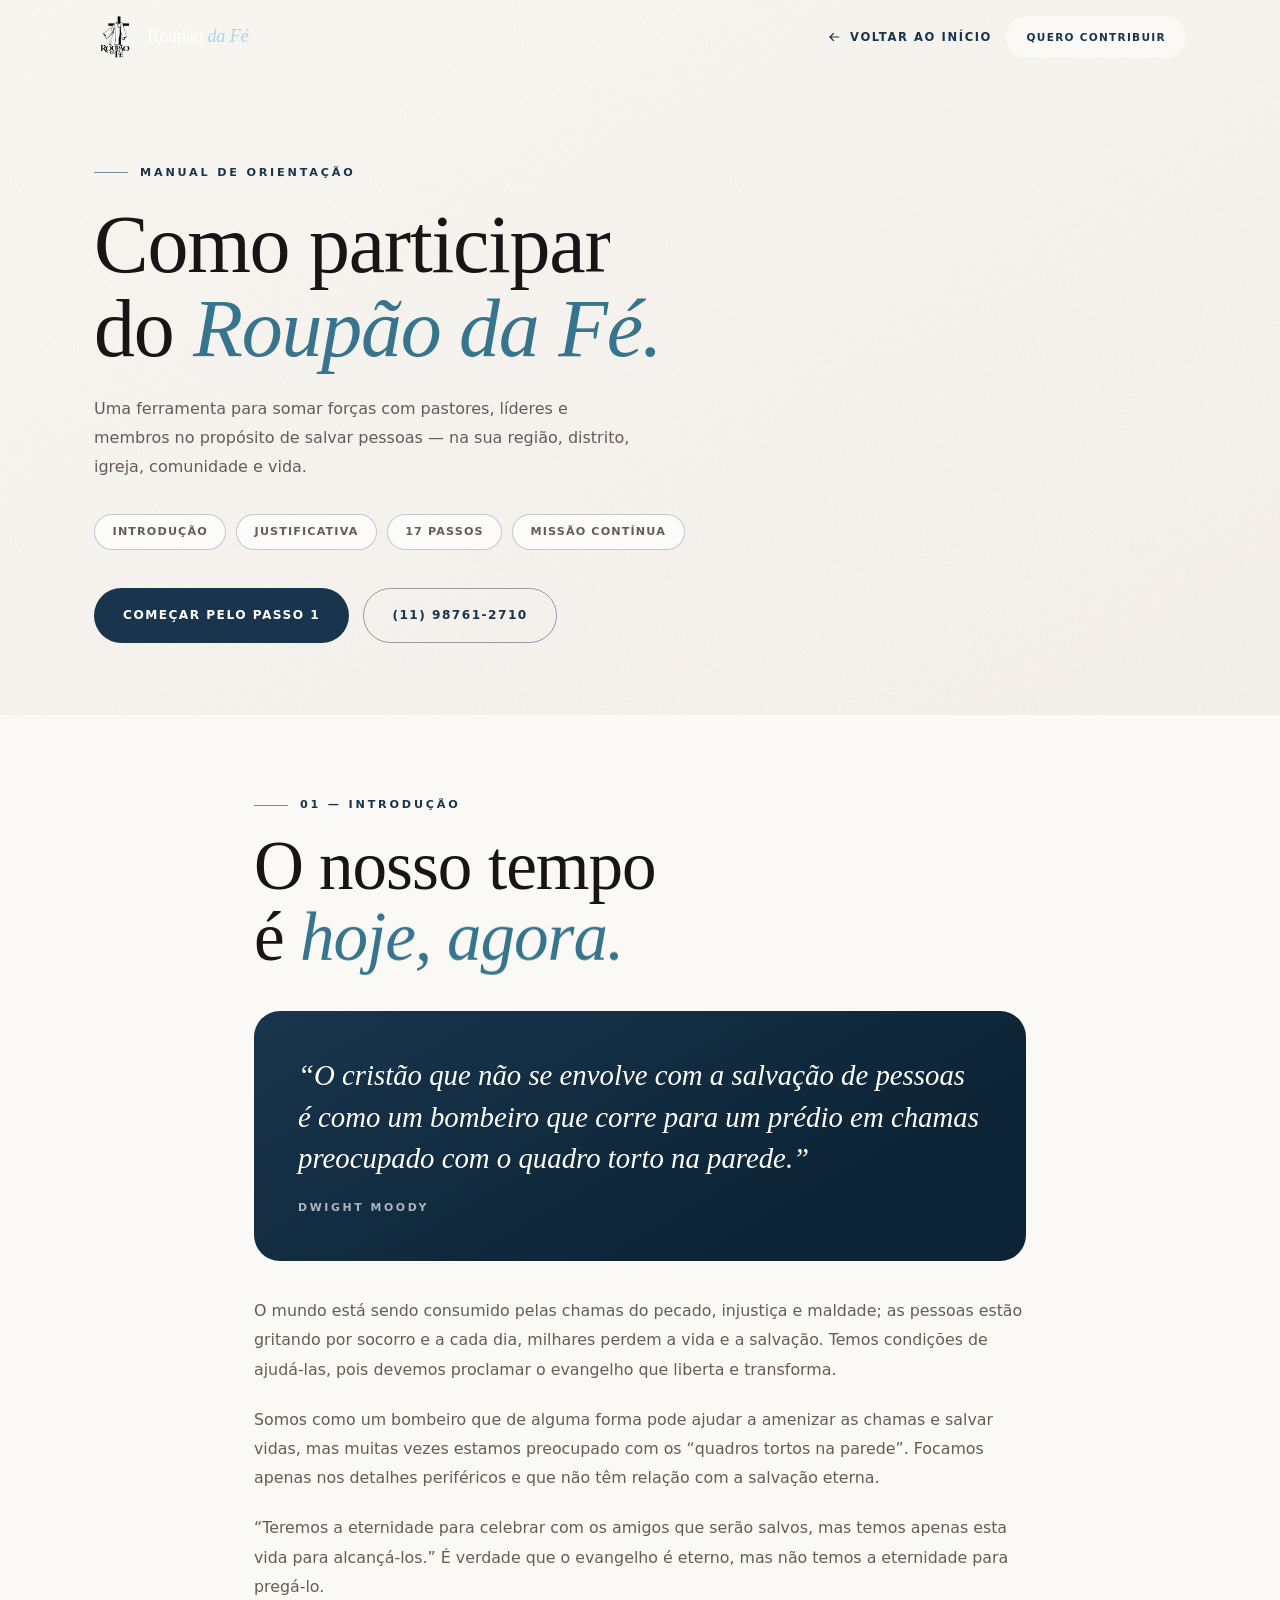
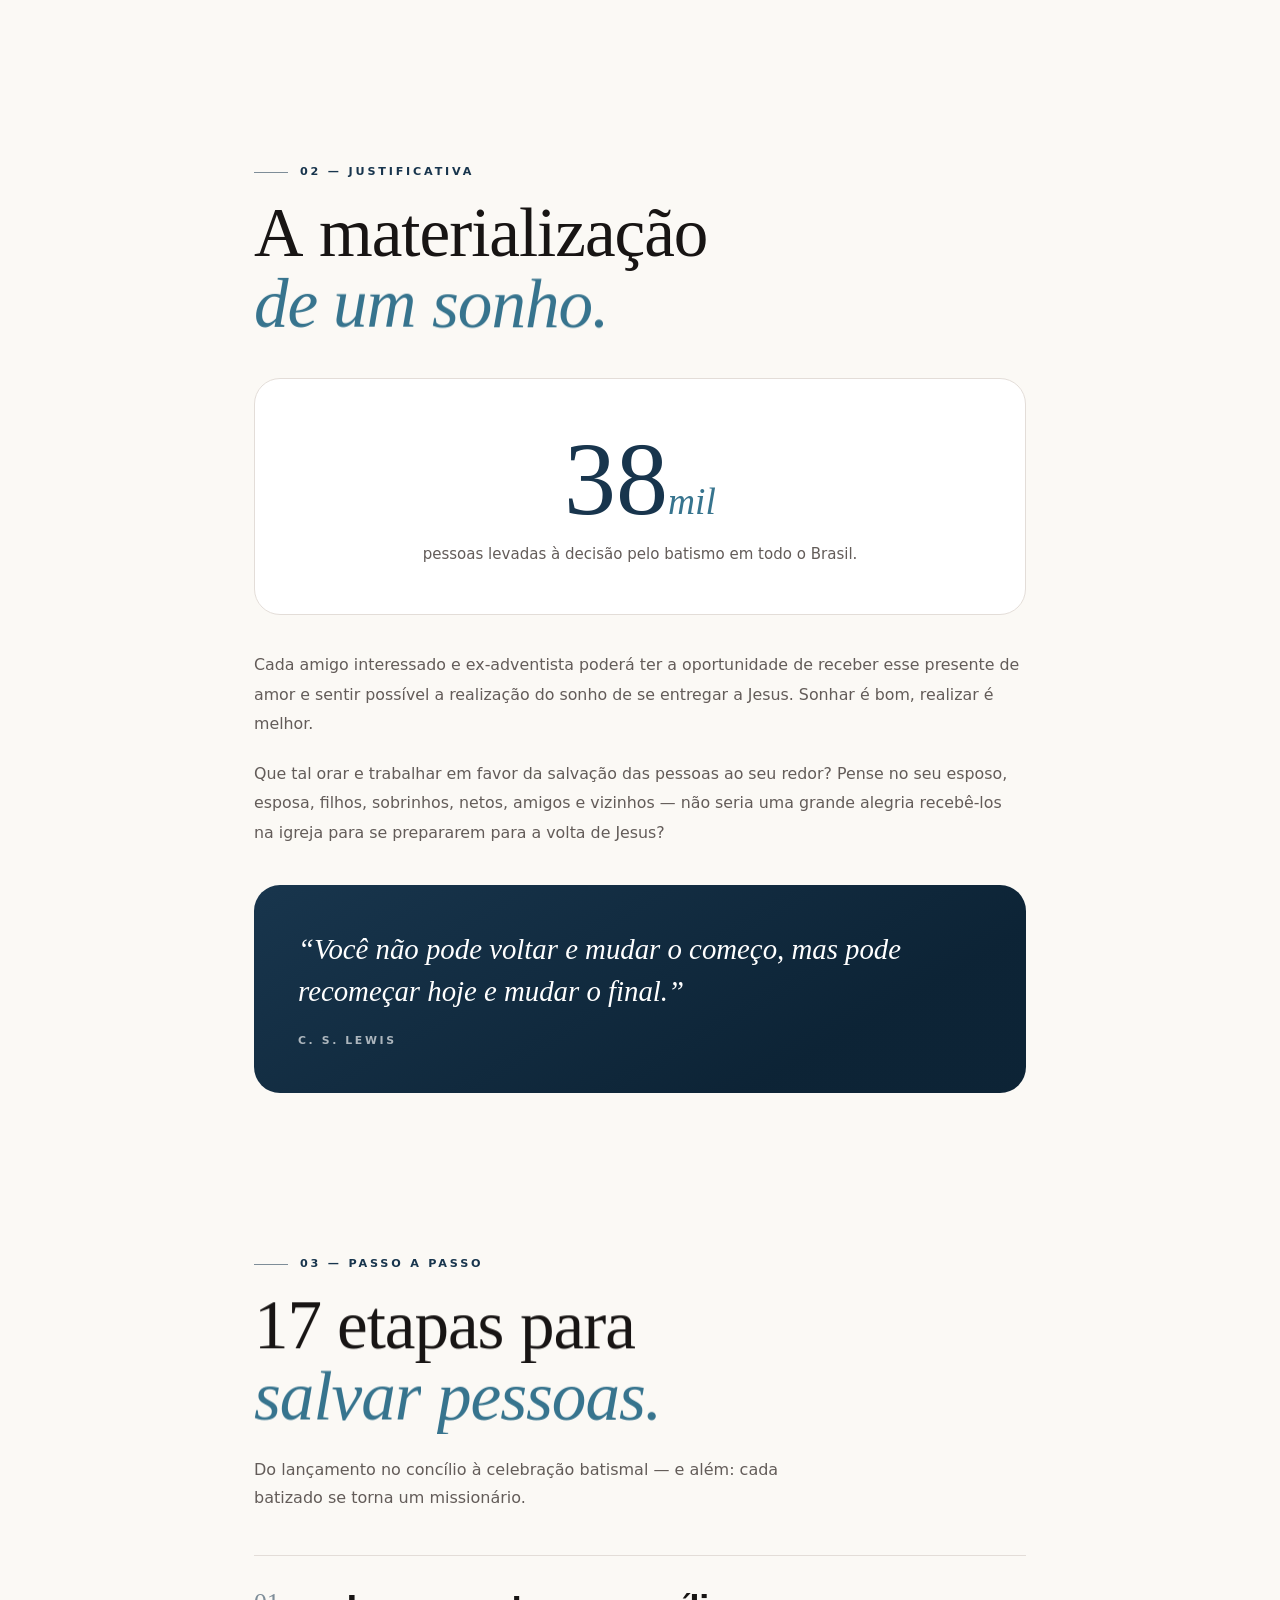
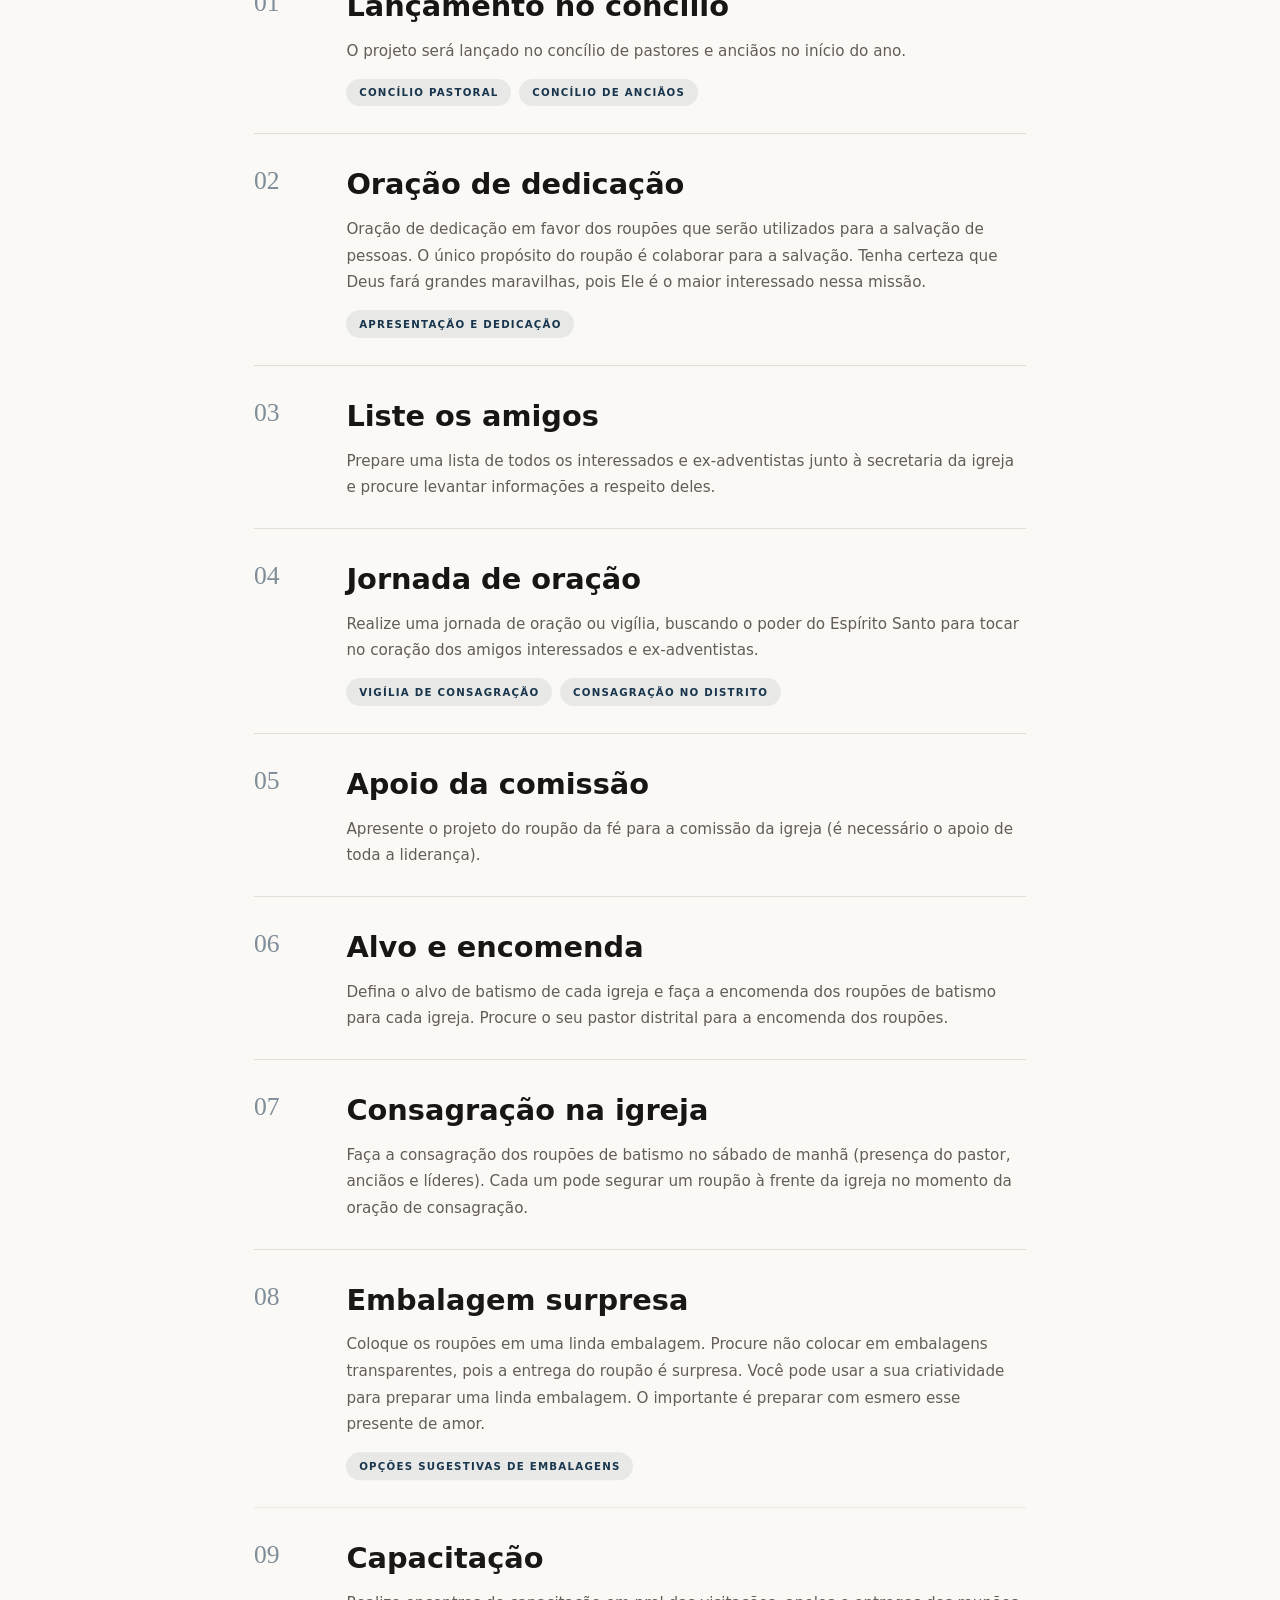
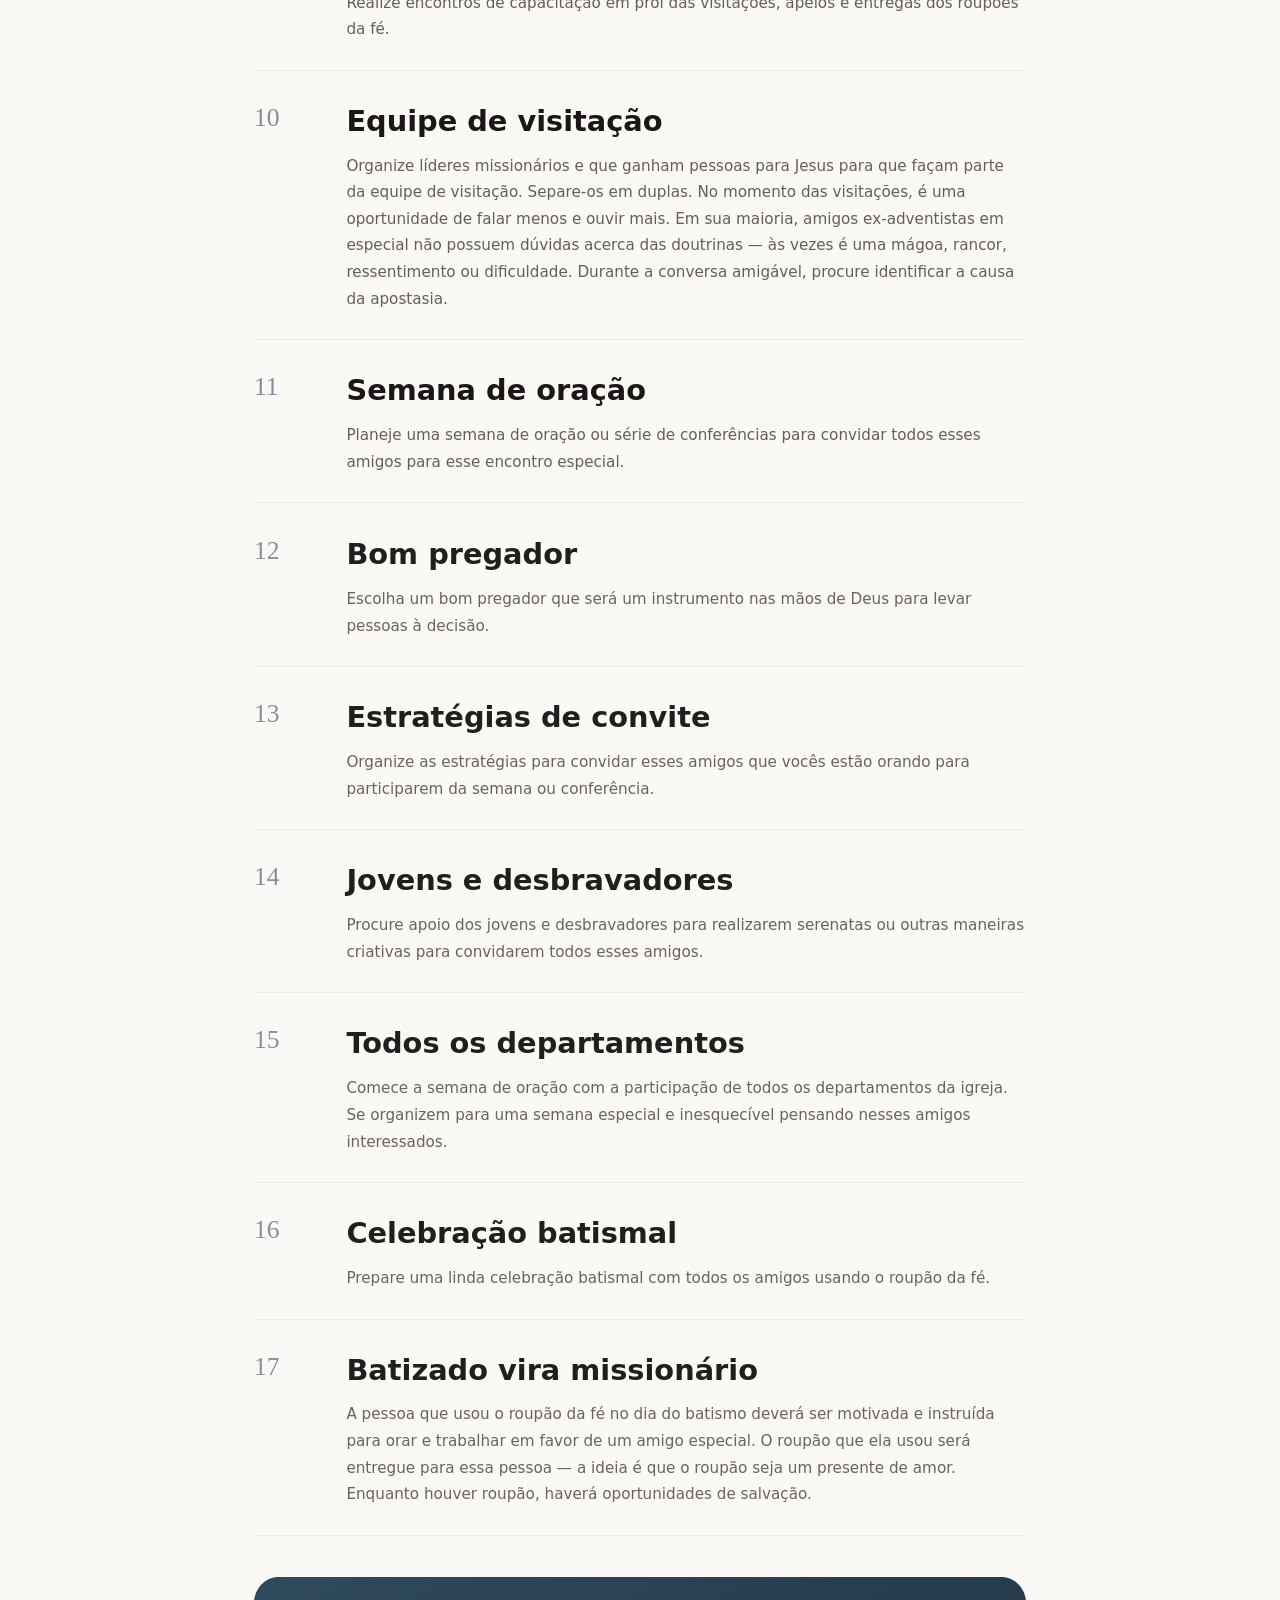
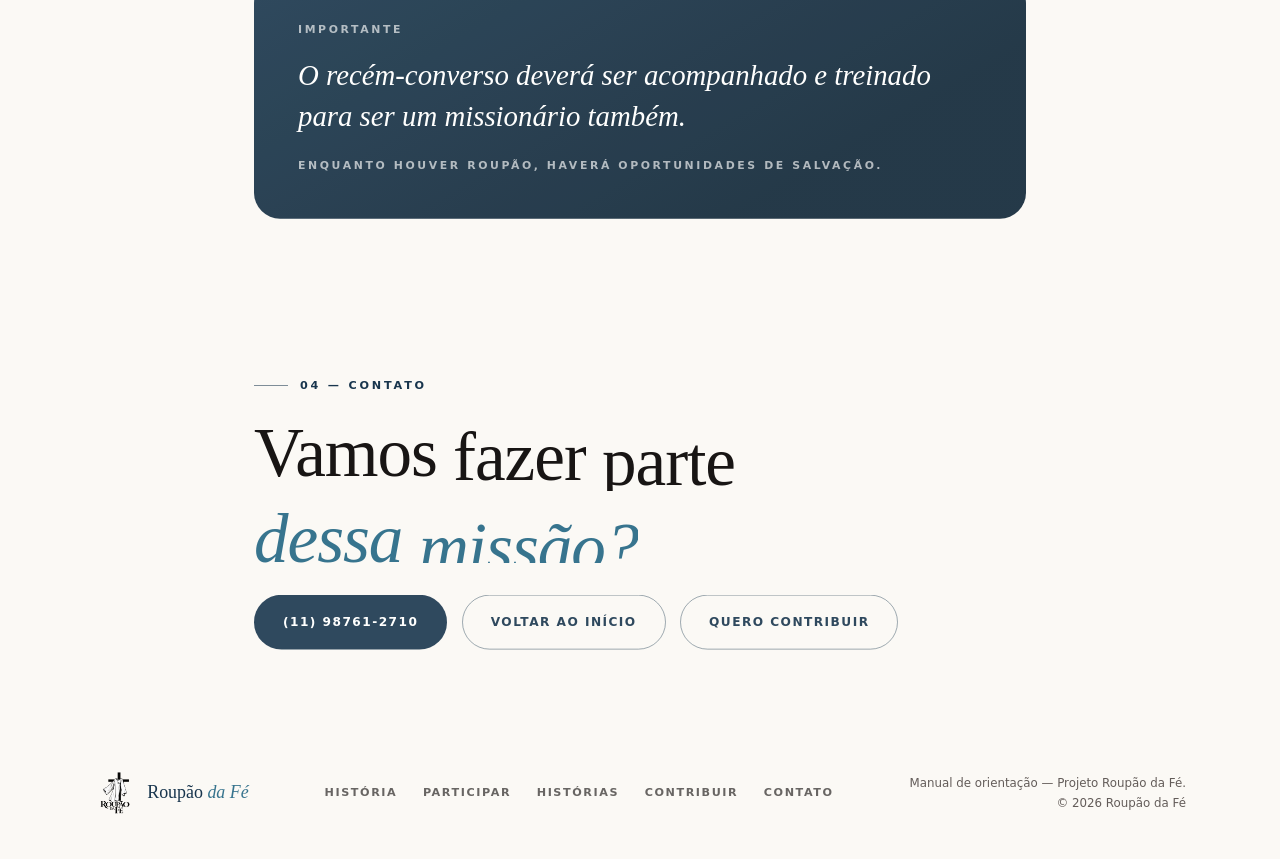
<file: manual.html>
<!doctype html>
<html lang="pt-BR" class="no-js">
  <head>
    <meta charset="utf-8" />
    <meta
      http-equiv="Content-Security-Policy"
      content="default-src 'self'; base-uri 'none'; object-src 'none'; frame-src 'none'; form-action 'self'; script-src 'self'; style-src 'self' 'unsafe-inline' https://fonts.googleapis.com; font-src https://fonts.gstatic.com; img-src 'self' data: https://img.youtube.com; media-src 'self'; connect-src 'self' https://roupaodafe-doacoes-suite-hub1.vercel.app; manifest-src 'self'; upgrade-insecure-requests"
    />
    <meta name="referrer" content="strict-origin-when-cross-origin" />
    <meta name="viewport" content="width=device-width, initial-scale=1" />
    <title>Como participar — Roupão da Fé</title>
    <meta
      name="description"
      content="Manual de orientação do Projeto Roupão da Fé: introdução, justificativa e o passo a passo em 17 etapas."
    />
    <meta property="og:title" content="Como participar — Roupão da Fé" />
    <meta
      property="og:description"
      content="Manual de orientação: introdução, justificativa e passo a passo em 17 etapas."
    />
    <meta property="og:type" content="website" />
    <meta property="og:url" content="https://roupaodafe.com/manual.html" />
    <meta name="theme-color" content="#faf7f2" />
    <link rel="canonical" href="https://roupaodafe.com/manual.html" />

    <link rel="preconnect" href="https://fonts.googleapis.com" />
    <link rel="preconnect" href="https://fonts.gstatic.com" crossorigin />
    <link
      href="https://fonts.googleapis.com/css2?family=DM+Serif+Display:ital@0;1&family=Manrope:wght@400;500;600;700;800&display=swap"
      rel="stylesheet"
    />
    <link rel="stylesheet" href="vendor/lenis.css" />
    <link rel="stylesheet" href="css/style.css?v=4" />
    <link rel="icon" href="assets/logo.png?v=3" type="image/png" />
    <link rel="apple-touch-icon" href="assets/logo.png?v=3" />
    <script src="js/boot.js?v=4"></script>
    <script src="js/raf-driver.js?v=4"></script>
  </head>

  <body>
    <div class="topbar" aria-hidden="true"><span class="topbar__fill" id="topbarFill"></span></div>

    <header class="header is-scrolled" id="header">
      <div class="header__inner">
        <a class="brand" href="index.html" aria-label="Roupão da Fé — início">
          <img src="assets/logo.png?v=3" alt="Roupão da Fé" width="424" height="424" />
          <span class="brand__text">Roupão <i>da Fé</i></span>
        </a>
        <div class="header__actions">
          <a class="back-link" href="index.html">
            <svg viewBox="0 0 24 24" width="14" height="14" aria-hidden="true">
              <path d="M20 12H5M11 6l-6 6 6 6" />
            </svg>
            Voltar ao início
          </a>
          <a class="btn btn--solid btn--sm" href="index.html#doar">Quero contribuir</a>
        </div>
      </div>
    </header>

    <main>
      <!-- ======================= HERO DO MANUAL ======================= -->
      <section class="manual-hero">
        <div class="grain" aria-hidden="true"></div>
        <div class="manual-hero__inner">
          <p class="eyebrow">Manual de orientação</p>
          <h1 class="display" data-split>Como participar do <em>Roupão da Fé.</em></h1>
          <p class="manual-hero__lead">
            Uma ferramenta para somar forças com pastores, líderes e membros no propósito de salvar
            pessoas — na sua região, distrito, igreja, comunidade e vida.
          </p>
          <div class="manual-hero__chips">
            <span>Introdução</span>
            <span>Justificativa</span>
            <span>17 passos</span>
            <span>Missão contínua</span>
          </div>
          <div class="manual-cta">
            <a class="btn btn--solid" href="#passo-a-passo">Começar pelo passo 1</a>
            <a class="btn btn--ghost" href="tel:+5511987612710">(11) 98761-2710</a>
          </div>
        </div>
      </section>

      <!-- ======================= INTRODUÇÃO ======================= -->
      <section class="manual-section">
        <p class="eyebrow">01 — Introdução</p>
        <h2 class="display" data-split>O nosso tempo é <em>hoje, agora.</em></h2>

        <blockquote class="manual-card" data-reveal>
          <p>
            “O cristão que não se envolve com a salvação de pessoas é como um bombeiro que corre
            para um prédio em chamas preocupado com o quadro torto na parede.”
          </p>
          <footer>Dwight Moody</footer>
        </blockquote>

        <div class="manual-section__body" data-reveal>
          <p>
            O mundo está sendo consumido pelas chamas do pecado, injustiça e maldade; as pessoas
            estão gritando por socorro e a cada dia, milhares perdem a vida e a salvação. Temos
            condições de ajudá-las, pois devemos proclamar o evangelho que liberta e transforma.
          </p>
          <p>
            Somos como um bombeiro que de alguma forma pode ajudar a amenizar as chamas e salvar
            vidas, mas muitas vezes estamos preocupado com os “quadros tortos na parede”. Focamos
            apenas nos detalhes periféricos e que não têm relação com a salvação eterna.
          </p>
          <p>
            “Teremos a eternidade para celebrar com os amigos que serão salvos, mas temos apenas
            esta vida para alcançá-los.” É verdade que o evangelho é eterno, mas não temos a
            eternidade para pregá-lo.
          </p>
        </div>
      </section>

      <!-- ======================= JUSTIFICATIVA ======================= -->
      <section class="manual-section">
        <p class="eyebrow">02 — Justificativa</p>
        <h2 class="display" data-split>A materialização <em>de um sonho.</em></h2>

        <div class="manual-stat" data-reveal>
          <b>38<i>mil</i></b>
          <span>pessoas levadas à decisão pelo batismo em todo o Brasil.</span>
        </div>

        <div class="manual-section__body" data-reveal>
          <p>
            Cada amigo interessado e ex-adventista poderá ter a oportunidade de receber esse
            presente de amor e sentir possível a realização do sonho de se entregar a Jesus.
            Sonhar é bom, realizar é melhor.
          </p>
          <p>
            Que tal orar e trabalhar em favor da salvação das pessoas ao seu redor? Pense no seu
            esposo, esposa, filhos, sobrinhos, netos, amigos e vizinhos — não seria uma grande
            alegria recebê-los na igreja para se prepararem para a volta de Jesus?
          </p>
        </div>

        <blockquote class="manual-card" data-reveal>
          <p>“Você não pode voltar e mudar o começo, mas pode recomeçar hoje e mudar o final.”</p>
          <footer>C. S. Lewis</footer>
        </blockquote>
      </section>

      <!-- ======================= PASSO A PASSO ======================= -->
      <section class="manual-section" id="passo-a-passo">
        <p class="eyebrow">03 — Passo a passo</p>
        <h2 class="display" data-split>17 etapas para <em>salvar pessoas.</em></h2>
        <p class="manual-hero__lead">
          Do lançamento no concílio à celebração batismal — e além: cada batizado se torna um
          missionário.
        </p>

        <ol class="manual-steps">
          <li data-reveal>
            <b>01</b>
            <div>
              <h3>Lançamento no concílio</h3>
              <p>O projeto será lançado no concílio de pastores e anciãos no início do ano.</p>
              <div class="tags">
                <span>Concílio Pastoral</span><span>Concílio de Anciãos</span>
              </div>
            </div>
          </li>
          <li data-reveal>
            <b>02</b>
            <div>
              <h3>Oração de dedicação</h3>
              <p>
                Oração de dedicação em favor dos roupões que serão utilizados para a salvação de
                pessoas. O único propósito do roupão é colaborar para a salvação. Tenha certeza que
                Deus fará grandes maravilhas, pois Ele é o maior interessado nessa missão.
              </p>
              <div class="tags"><span>Apresentação e dedicação</span></div>
            </div>
          </li>
          <li data-reveal>
            <b>03</b>
            <div>
              <h3>Liste os amigos</h3>
              <p>
                Prepare uma lista de todos os interessados e ex-adventistas junto à secretaria da
                igreja e procure levantar informações a respeito deles.
              </p>
            </div>
          </li>
          <li data-reveal>
            <b>04</b>
            <div>
              <h3>Jornada de oração</h3>
              <p>
                Realize uma jornada de oração ou vigília, buscando o poder do Espírito Santo para
                tocar no coração dos amigos interessados e ex-adventistas.
              </p>
              <div class="tags">
                <span>Vigília de consagração</span><span>Consagração no distrito</span>
              </div>
            </div>
          </li>
          <li data-reveal>
            <b>05</b>
            <div>
              <h3>Apoio da comissão</h3>
              <p>
                Apresente o projeto do roupão da fé para a comissão da igreja (é necessário o apoio
                de toda a liderança).
              </p>
            </div>
          </li>
          <li data-reveal>
            <b>06</b>
            <div>
              <h3>Alvo e encomenda</h3>
              <p>
                Defina o alvo de batismo de cada igreja e faça a encomenda dos roupões de batismo
                para cada igreja. Procure o seu pastor distrital para a encomenda dos roupões.
              </p>
            </div>
          </li>
          <li data-reveal>
            <b>07</b>
            <div>
              <h3>Consagração na igreja</h3>
              <p>
                Faça a consagração dos roupões de batismo no sábado de manhã (presença do pastor,
                anciãos e líderes). Cada um pode segurar um roupão à frente da igreja no momento da
                oração de consagração.
              </p>
            </div>
          </li>
          <li data-reveal>
            <b>08</b>
            <div>
              <h3>Embalagem surpresa</h3>
              <p>
                Coloque os roupões em uma linda embalagem. Procure não colocar em embalagens
                transparentes, pois a entrega do roupão é surpresa. Você pode usar a sua
                criatividade para preparar uma linda embalagem. O importante é preparar com esmero
                esse presente de amor.
              </p>
              <div class="tags"><span>Opções sugestivas de embalagens</span></div>
            </div>
          </li>
          <li data-reveal>
            <b>09</b>
            <div>
              <h3>Capacitação</h3>
              <p>
                Realize encontros de capacitação em prol das visitações, apelos e entregas dos
                roupões da fé.
              </p>
            </div>
          </li>
          <li data-reveal>
            <b>10</b>
            <div>
              <h3>Equipe de visitação</h3>
              <p>
                Organize líderes missionários e que ganham pessoas para Jesus para que façam parte
                da equipe de visitação. Separe-os em duplas. No momento das visitações, é uma
                oportunidade de falar menos e ouvir mais. Em sua maioria, amigos ex-adventistas em
                especial não possuem dúvidas acerca das doutrinas — às vezes é uma mágoa, rancor,
                ressentimento ou dificuldade. Durante a conversa amigável, procure identificar a
                causa da apostasia.
              </p>
            </div>
          </li>
          <li data-reveal>
            <b>11</b>
            <div>
              <h3>Semana de oração</h3>
              <p>
                Planeje uma semana de oração ou série de conferências para convidar todos esses
                amigos para esse encontro especial.
              </p>
            </div>
          </li>
          <li data-reveal>
            <b>12</b>
            <div>
              <h3>Bom pregador</h3>
              <p>
                Escolha um bom pregador que será um instrumento nas mãos de Deus para levar
                pessoas à decisão.
              </p>
            </div>
          </li>
          <li data-reveal>
            <b>13</b>
            <div>
              <h3>Estratégias de convite</h3>
              <p>
                Organize as estratégias para convidar esses amigos que vocês estão orando para
                participarem da semana ou conferência.
              </p>
            </div>
          </li>
          <li data-reveal>
            <b>14</b>
            <div>
              <h3>Jovens e desbravadores</h3>
              <p>
                Procure apoio dos jovens e desbravadores para realizarem serenatas ou outras
                maneiras criativas para convidarem todos esses amigos.
              </p>
            </div>
          </li>
          <li data-reveal>
            <b>15</b>
            <div>
              <h3>Todos os departamentos</h3>
              <p>
                Comece a semana de oração com a participação de todos os departamentos da igreja.
                Se organizem para uma semana especial e inesquecível pensando nesses amigos
                interessados.
              </p>
            </div>
          </li>
          <li data-reveal>
            <b>16</b>
            <div>
              <h3>Celebração batismal</h3>
              <p>Prepare uma linda celebração batismal com todos os amigos usando o roupão da fé.</p>
            </div>
          </li>
          <li data-reveal>
            <b>17</b>
            <div>
              <h3>Batizado vira missionário</h3>
              <p>
                A pessoa que usou o roupão da fé no dia do batismo deverá ser motivada e instruída
                para orar e trabalhar em favor de um amigo especial. O roupão que ela usou será
                entregue para essa pessoa — a ideia é que o roupão seja um presente de amor. Enquanto
                houver roupão, haverá oportunidades de salvação.
              </p>
            </div>
          </li>
        </ol>

        <blockquote class="manual-card" data-reveal>
          <footer class="manual-card__nota">Importante</footer>
          <p>O recém-converso deverá ser acompanhado e treinado para ser um missionário também.</p>
          <footer>Enquanto houver roupão, haverá oportunidades de salvação.</footer>
        </blockquote>
      </section>

      <!-- ======================= CONTATO ======================= -->
      <section class="manual-section">
        <p class="eyebrow">04 — Contato</p>
        <h2 class="display" data-split>Vamos fazer parte <em>dessa missão?</em></h2>
        <div class="manual-cta" data-reveal>
          <a class="btn btn--solid" href="tel:+5511987612710">(11) 98761-2710</a>
          <a class="btn btn--ghost" href="index.html">Voltar ao início</a>
          <a class="btn btn--ghost" href="index.html#doar">Quero contribuir</a>
        </div>
      </section>

      <footer class="footer">
        <div class="footer__inner">
          <a class="brand" href="index.html">
            <img src="assets/logo.png?v=3" alt="Roupão da Fé" width="424" height="424" />
            <span class="brand__text">Roupão <i>da Fé</i></span>
          </a>
          <nav class="footer__nav" aria-label="Rodapé">
            <a href="index.html#historia">História</a>
            <a href="index.html#participar">Participar</a>
            <a href="index.html#historias">Histórias</a>
            <a href="index.html#doar">Contribuir</a>
            <a href="index.html#contato">Contato</a>
          </nav>
          <div class="footer__legal">
            <p>Manual de orientação — Projeto Roupão da Fé.</p>
            <p>© 2026 Roupão da Fé</p>
          </div>
        </div>
      </footer>
    </main>

    <script src="vendor/gsap.min.js"></script>
    <script src="vendor/ScrollTrigger.min.js"></script>
    <script src="vendor/lenis.min.js"></script>
    <script src="js/main.js?v=4"></script>
  </body>
</html>
</file>
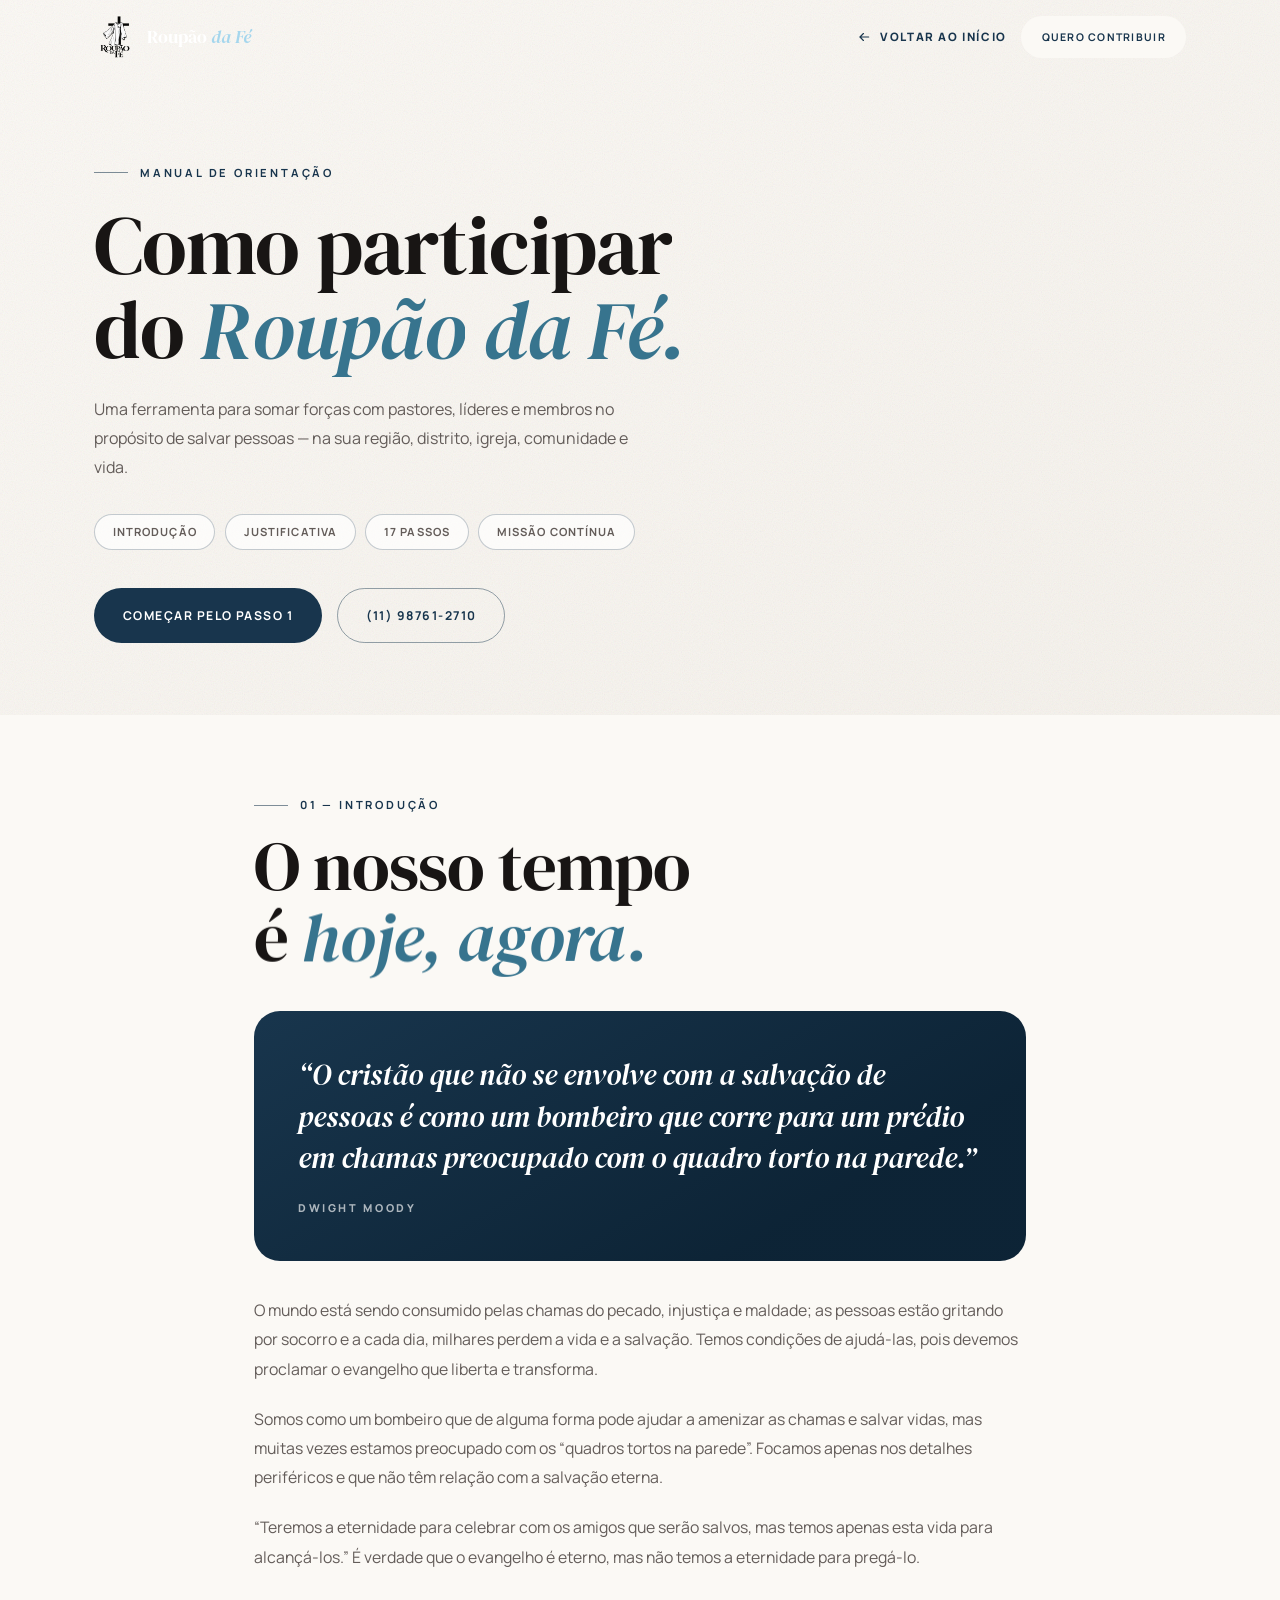
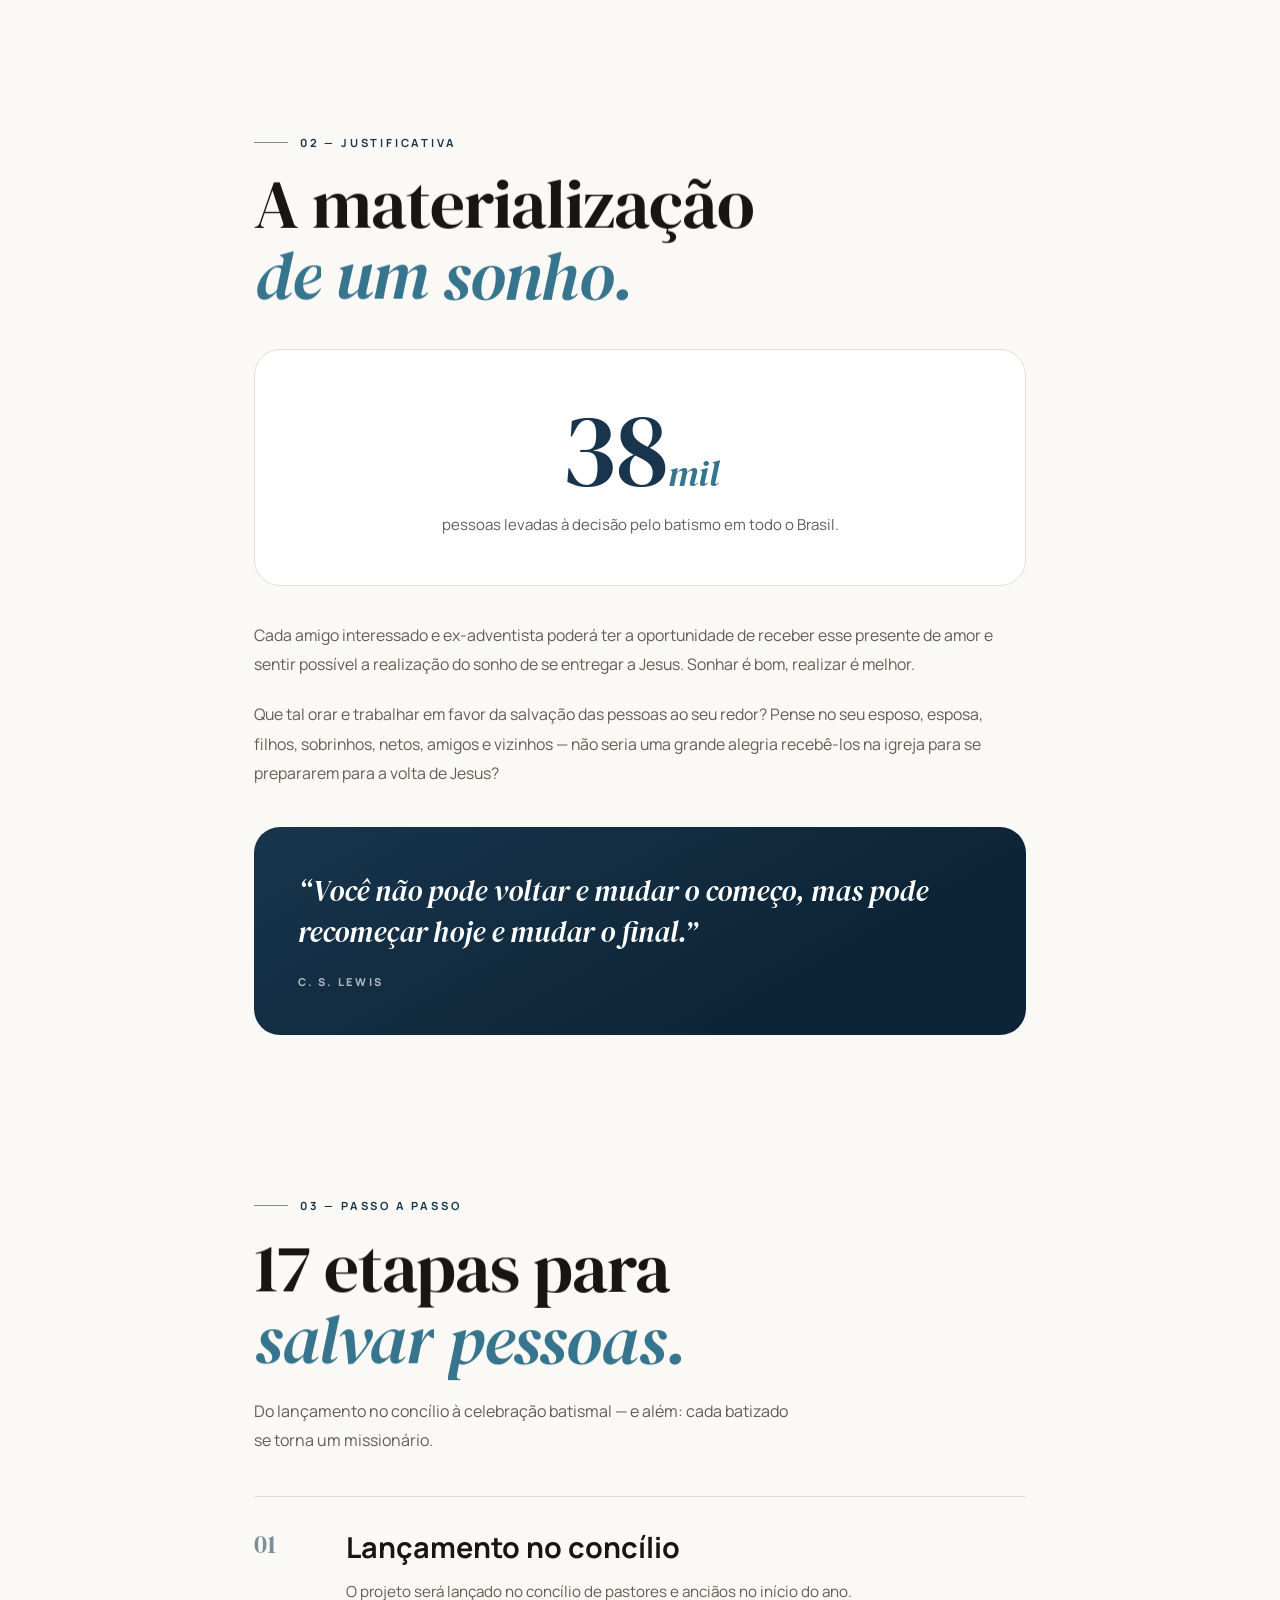
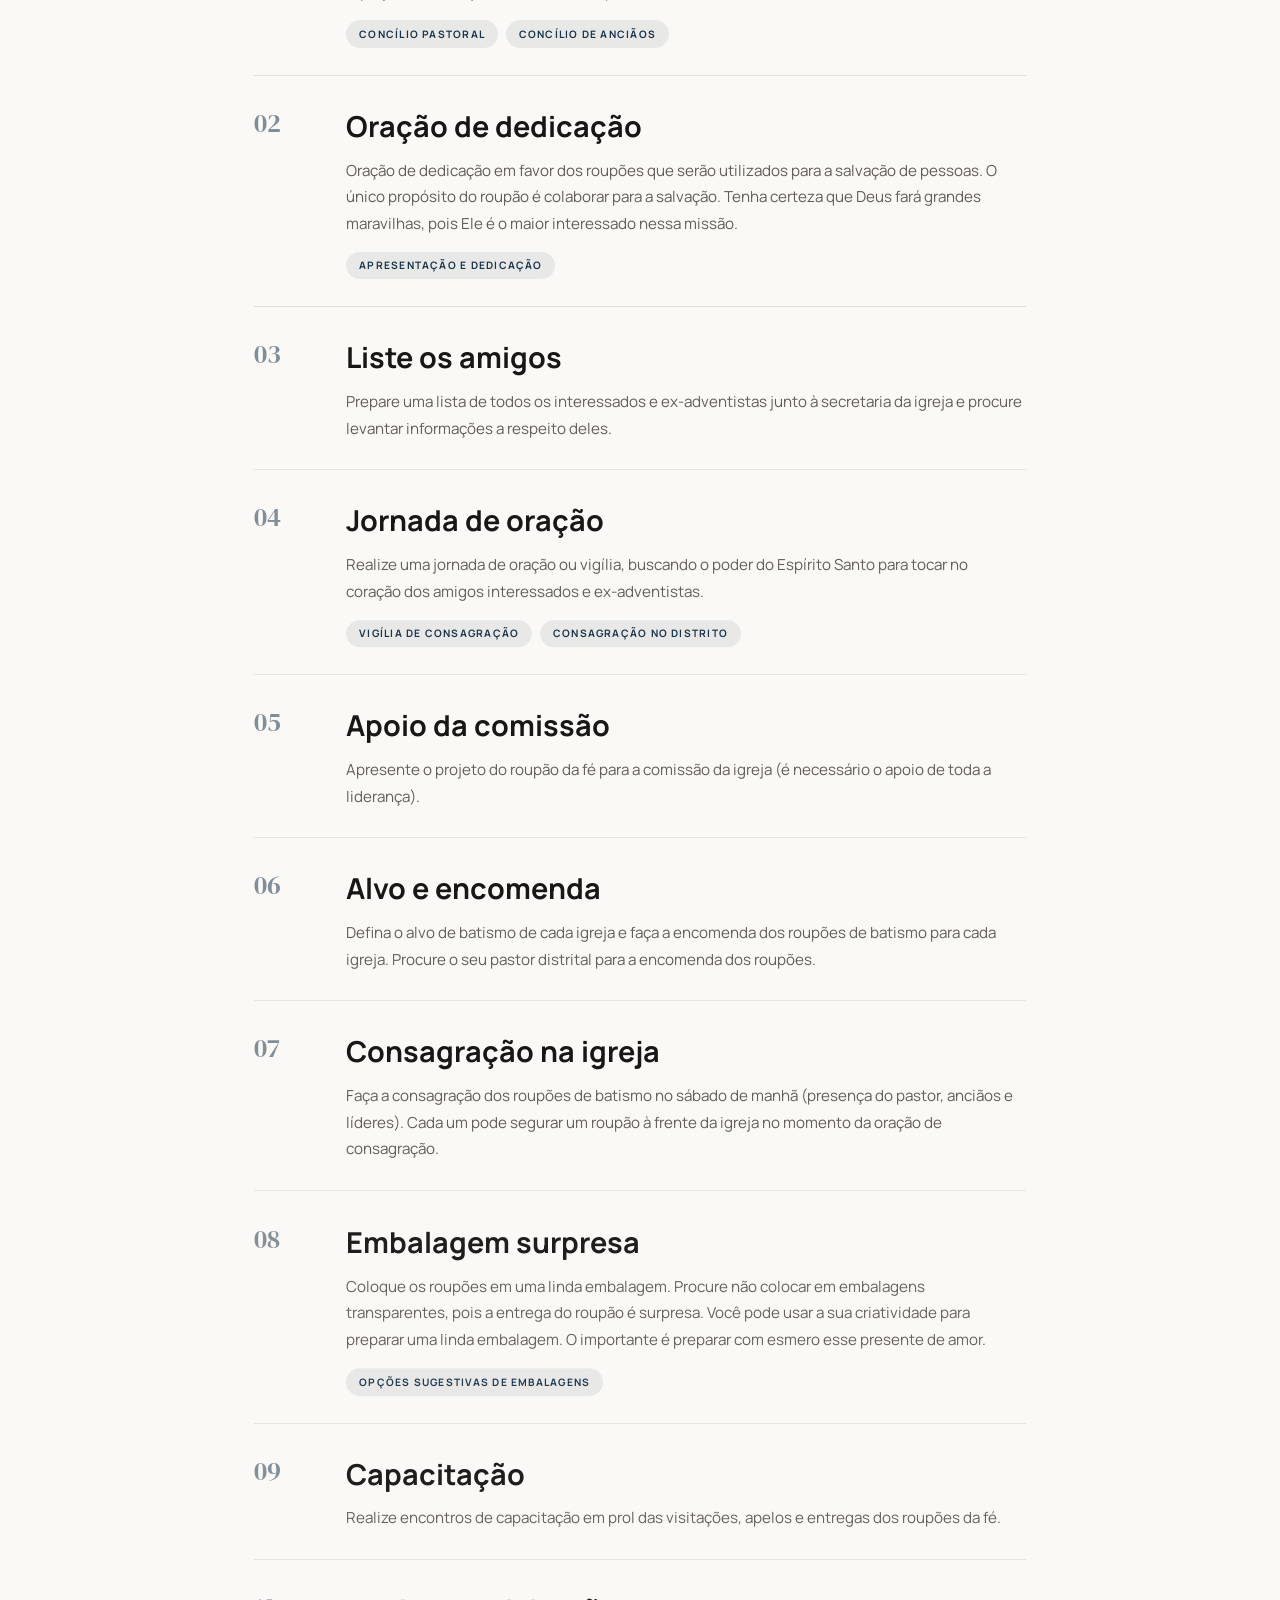
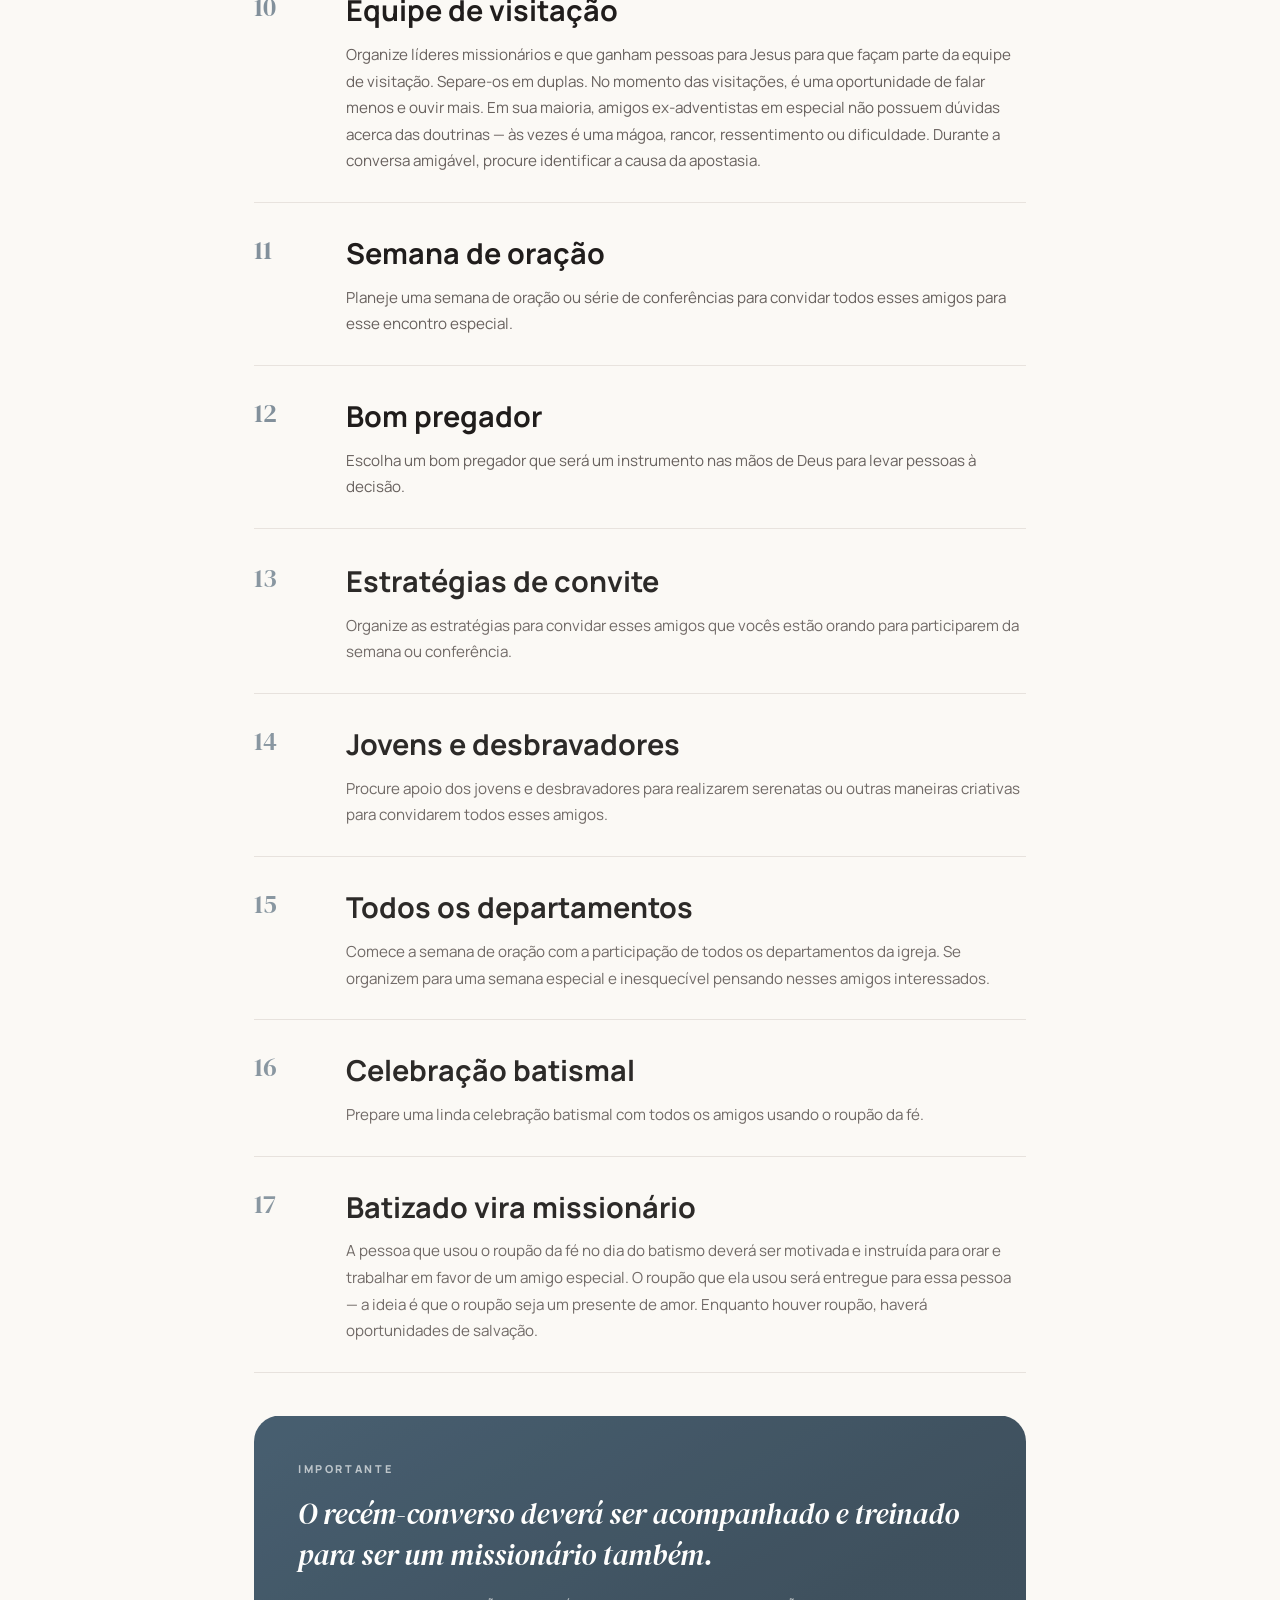
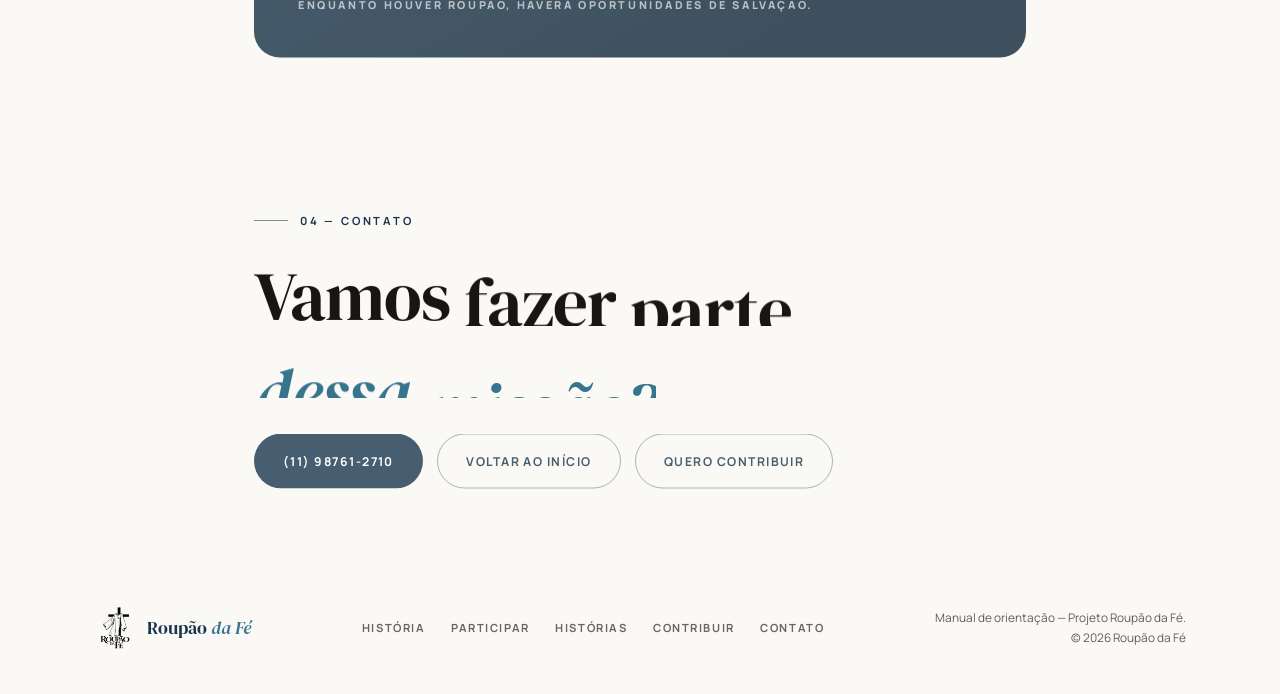
<file: roupaodafe/manual.html>
<!doctype html>
<html lang="pt-BR" class="no-js">
  <head>
    <meta charset="utf-8" />
    <meta name="viewport" content="width=device-width, initial-scale=1" />
    <title>Como participar — Roupão da Fé</title>
    <meta
      name="description"
      content="Manual de orientação do Projeto Roupão da Fé: introdução, justificativa e o passo a passo em 17 etapas."
    />
    <meta property="og:title" content="Como participar — Roupão da Fé" />
    <meta
      property="og:description"
      content="Manual de orientação: introdução, justificativa e passo a passo em 17 etapas."
    />
    <meta property="og:type" content="website" />
    <meta name="theme-color" content="#faf7f2" />

    <link rel="preconnect" href="https://fonts.googleapis.com" />
    <link rel="preconnect" href="https://fonts.gstatic.com" crossorigin />
    <link
      href="https://fonts.googleapis.com/css2?family=DM+Serif+Display:ital@0;1&family=Manrope:wght@400;500;600;700;800&display=swap"
      rel="stylesheet"
    />
    <link rel="stylesheet" href="vendor/lenis.css" />
    <link rel="stylesheet" href="css/style.css" />
    <link rel="icon" href="assets/logo.png?v=3" type="image/png" />
    <link rel="apple-touch-icon" href="assets/logo.png?v=3" />
    <script>
      document.documentElement.classList.remove("no-js");
      document.documentElement.classList.add("js");
    </script>
    <script>
      /* Driver híbrido de animação (ver index.html): rAF cai para timer
         quando o documento fica oculto, senão GSAP/Lenis/lazy-load travam. */
      (function () {
        var nativeRAF = window.requestAnimationFrame.bind(window);
        var nativeCAF = window.cancelAnimationFrame.bind(window);
        var hidden = document.visibilityState !== "visible";
        var seq = 0;
        var timers = {};
        var lastY = -1;

        window.requestAnimationFrame = function (cb) {
          if (!hidden) return nativeRAF(cb);
          var id = ++seq;
          timers[id] = window.setTimeout(function () {
            delete timers[id];
            cb(performance.now());
            /* Repropaga o scroll em documento oculto (ver index.html). */
            var y = window.pageYOffset || document.documentElement.scrollTop || 0;
            if (y !== lastY) {
              lastY = y;
              window.dispatchEvent(new Event("scroll"));
            }
          }, 16);
          return id;
        };

        window.cancelAnimationFrame = function (id) {
          if (timers[id] !== undefined) {
            window.clearTimeout(timers[id]);
            delete timers[id];
            return;
          }
          nativeCAF(id);
        };

        document.addEventListener("visibilitychange", function () {
          hidden = document.visibilityState !== "visible";
          if (!hidden && window.ScrollTrigger) window.ScrollTrigger.refresh();
        });
      })();
    </script>
  </head>

  <body>
    <div class="topbar" aria-hidden="true"><span class="topbar__fill" id="topbarFill"></span></div>

    <header class="header is-scrolled" id="header">
      <div class="header__inner">
        <a class="brand" href="index.html" aria-label="Roupão da Fé — início">
          <img src="assets/logo.png?v=3" alt="Roupão da Fé" width="424" height="424" />
          <span class="brand__text">Roupão <i>da Fé</i></span>
        </a>
        <div class="header__actions">
          <a class="back-link" href="index.html">
            <svg viewBox="0 0 24 24" width="14" height="14" aria-hidden="true">
              <path d="M20 12H5M11 6l-6 6 6 6" />
            </svg>
            Voltar ao início
          </a>
          <a class="btn btn--solid btn--sm" href="index.html#doar">Quero contribuir</a>
        </div>
      </div>
    </header>

    <main>
      <!-- ======================= HERO DO MANUAL ======================= -->
      <section class="manual-hero">
        <div class="grain" aria-hidden="true"></div>
        <div class="manual-hero__inner">
          <p class="eyebrow">Manual de orientação</p>
          <h1 class="display" data-split>Como participar do <em>Roupão da Fé.</em></h1>
          <p class="manual-hero__lead">
            Uma ferramenta para somar forças com pastores, líderes e membros no propósito de salvar
            pessoas — na sua região, distrito, igreja, comunidade e vida.
          </p>
          <div class="manual-hero__chips">
            <span>Introdução</span>
            <span>Justificativa</span>
            <span>17 passos</span>
            <span>Missão contínua</span>
          </div>
          <div class="manual-cta">
            <a class="btn btn--solid" href="#passo-a-passo">Começar pelo passo 1</a>
            <a class="btn btn--ghost" href="tel:+5511987612710">(11) 98761-2710</a>
          </div>
        </div>
      </section>

      <!-- ======================= INTRODUÇÃO ======================= -->
      <section class="manual-section">
        <p class="eyebrow">01 — Introdução</p>
        <h2 class="display" data-split>O nosso tempo é <em>hoje, agora.</em></h2>

        <blockquote class="manual-card" data-reveal>
          <p>
            “O cristão que não se envolve com a salvação de pessoas é como um bombeiro que corre
            para um prédio em chamas preocupado com o quadro torto na parede.”
          </p>
          <footer>Dwight Moody</footer>
        </blockquote>

        <div class="manual-section__body" data-reveal>
          <p>
            O mundo está sendo consumido pelas chamas do pecado, injustiça e maldade; as pessoas
            estão gritando por socorro e a cada dia, milhares perdem a vida e a salvação. Temos
            condições de ajudá-las, pois devemos proclamar o evangelho que liberta e transforma.
          </p>
          <p>
            Somos como um bombeiro que de alguma forma pode ajudar a amenizar as chamas e salvar
            vidas, mas muitas vezes estamos preocupado com os “quadros tortos na parede”. Focamos
            apenas nos detalhes periféricos e que não têm relação com a salvação eterna.
          </p>
          <p>
            “Teremos a eternidade para celebrar com os amigos que serão salvos, mas temos apenas
            esta vida para alcançá-los.” É verdade que o evangelho é eterno, mas não temos a
            eternidade para pregá-lo.
          </p>
        </div>
      </section>

      <!-- ======================= JUSTIFICATIVA ======================= -->
      <section class="manual-section">
        <p class="eyebrow">02 — Justificativa</p>
        <h2 class="display" data-split>A materialização <em>de um sonho.</em></h2>

        <div class="manual-stat" data-reveal>
          <b>38<i>mil</i></b>
          <span>pessoas levadas à decisão pelo batismo em todo o Brasil.</span>
        </div>

        <div class="manual-section__body" data-reveal>
          <p>
            Cada amigo interessado e ex-adventista poderá ter a oportunidade de receber esse
            presente de amor e sentir possível a realização do sonho de se entregar a Jesus.
            Sonhar é bom, realizar é melhor.
          </p>
          <p>
            Que tal orar e trabalhar em favor da salvação das pessoas ao seu redor? Pense no seu
            esposo, esposa, filhos, sobrinhos, netos, amigos e vizinhos — não seria uma grande
            alegria recebê-los na igreja para se prepararem para a volta de Jesus?
          </p>
        </div>

        <blockquote class="manual-card" data-reveal>
          <p>“Você não pode voltar e mudar o começo, mas pode recomeçar hoje e mudar o final.”</p>
          <footer>C. S. Lewis</footer>
        </blockquote>
      </section>

      <!-- ======================= PASSO A PASSO ======================= -->
      <section class="manual-section" id="passo-a-passo">
        <p class="eyebrow">03 — Passo a passo</p>
        <h2 class="display" data-split>17 etapas para <em>salvar pessoas.</em></h2>
        <p class="manual-hero__lead">
          Do lançamento no concílio à celebração batismal — e além: cada batizado se torna um
          missionário.
        </p>

        <ol class="manual-steps">
          <li data-reveal>
            <b>01</b>
            <div>
              <h3>Lançamento no concílio</h3>
              <p>O projeto será lançado no concílio de pastores e anciãos no início do ano.</p>
              <div class="tags">
                <span>Concílio Pastoral</span><span>Concílio de Anciãos</span>
              </div>
            </div>
          </li>
          <li data-reveal>
            <b>02</b>
            <div>
              <h3>Oração de dedicação</h3>
              <p>
                Oração de dedicação em favor dos roupões que serão utilizados para a salvação de
                pessoas. O único propósito do roupão é colaborar para a salvação. Tenha certeza que
                Deus fará grandes maravilhas, pois Ele é o maior interessado nessa missão.
              </p>
              <div class="tags"><span>Apresentação e dedicação</span></div>
            </div>
          </li>
          <li data-reveal>
            <b>03</b>
            <div>
              <h3>Liste os amigos</h3>
              <p>
                Prepare uma lista de todos os interessados e ex-adventistas junto à secretaria da
                igreja e procure levantar informações a respeito deles.
              </p>
            </div>
          </li>
          <li data-reveal>
            <b>04</b>
            <div>
              <h3>Jornada de oração</h3>
              <p>
                Realize uma jornada de oração ou vigília, buscando o poder do Espírito Santo para
                tocar no coração dos amigos interessados e ex-adventistas.
              </p>
              <div class="tags">
                <span>Vigília de consagração</span><span>Consagração no distrito</span>
              </div>
            </div>
          </li>
          <li data-reveal>
            <b>05</b>
            <div>
              <h3>Apoio da comissão</h3>
              <p>
                Apresente o projeto do roupão da fé para a comissão da igreja (é necessário o apoio
                de toda a liderança).
              </p>
            </div>
          </li>
          <li data-reveal>
            <b>06</b>
            <div>
              <h3>Alvo e encomenda</h3>
              <p>
                Defina o alvo de batismo de cada igreja e faça a encomenda dos roupões de batismo
                para cada igreja. Procure o seu pastor distrital para a encomenda dos roupões.
              </p>
            </div>
          </li>
          <li data-reveal>
            <b>07</b>
            <div>
              <h3>Consagração na igreja</h3>
              <p>
                Faça a consagração dos roupões de batismo no sábado de manhã (presença do pastor,
                anciãos e líderes). Cada um pode segurar um roupão à frente da igreja no momento da
                oração de consagração.
              </p>
            </div>
          </li>
          <li data-reveal>
            <b>08</b>
            <div>
              <h3>Embalagem surpresa</h3>
              <p>
                Coloque os roupões em uma linda embalagem. Procure não colocar em embalagens
                transparentes, pois a entrega do roupão é surpresa. Você pode usar a sua
                criatividade para preparar uma linda embalagem. O importante é preparar com esmero
                esse presente de amor.
              </p>
              <div class="tags"><span>Opções sugestivas de embalagens</span></div>
            </div>
          </li>
          <li data-reveal>
            <b>09</b>
            <div>
              <h3>Capacitação</h3>
              <p>
                Realize encontros de capacitação em prol das visitações, apelos e entregas dos
                roupões da fé.
              </p>
            </div>
          </li>
          <li data-reveal>
            <b>10</b>
            <div>
              <h3>Equipe de visitação</h3>
              <p>
                Organize líderes missionários e que ganham pessoas para Jesus para que façam parte
                da equipe de visitação. Separe-os em duplas. No momento das visitações, é uma
                oportunidade de falar menos e ouvir mais. Em sua maioria, amigos ex-adventistas em
                especial não possuem dúvidas acerca das doutrinas — às vezes é uma mágoa, rancor,
                ressentimento ou dificuldade. Durante a conversa amigável, procure identificar a
                causa da apostasia.
              </p>
            </div>
          </li>
          <li data-reveal>
            <b>11</b>
            <div>
              <h3>Semana de oração</h3>
              <p>
                Planeje uma semana de oração ou série de conferências para convidar todos esses
                amigos para esse encontro especial.
              </p>
            </div>
          </li>
          <li data-reveal>
            <b>12</b>
            <div>
              <h3>Bom pregador</h3>
              <p>
                Escolha um bom pregador que será um instrumento nas mãos de Deus para levar
                pessoas à decisão.
              </p>
            </div>
          </li>
          <li data-reveal>
            <b>13</b>
            <div>
              <h3>Estratégias de convite</h3>
              <p>
                Organize as estratégias para convidar esses amigos que vocês estão orando para
                participarem da semana ou conferência.
              </p>
            </div>
          </li>
          <li data-reveal>
            <b>14</b>
            <div>
              <h3>Jovens e desbravadores</h3>
              <p>
                Procure apoio dos jovens e desbravadores para realizarem serenatas ou outras
                maneiras criativas para convidarem todos esses amigos.
              </p>
            </div>
          </li>
          <li data-reveal>
            <b>15</b>
            <div>
              <h3>Todos os departamentos</h3>
              <p>
                Comece a semana de oração com a participação de todos os departamentos da igreja.
                Se organizem para uma semana especial e inesquecível pensando nesses amigos
                interessados.
              </p>
            </div>
          </li>
          <li data-reveal>
            <b>16</b>
            <div>
              <h3>Celebração batismal</h3>
              <p>Prepare uma linda celebração batismal com todos os amigos usando o roupão da fé.</p>
            </div>
          </li>
          <li data-reveal>
            <b>17</b>
            <div>
              <h3>Batizado vira missionário</h3>
              <p>
                A pessoa que usou o roupão da fé no dia do batismo deverá ser motivada e instruída
                para orar e trabalhar em favor de um amigo especial. O roupão que ela usou será
                entregue para essa pessoa — a ideia é que o roupão seja um presente de amor. Enquanto
                houver roupão, haverá oportunidades de salvação.
              </p>
            </div>
          </li>
        </ol>

        <blockquote class="manual-card" data-reveal>
          <footer style="margin-top: 0; margin-bottom: 1rem">Importante</footer>
          <p>O recém-converso deverá ser acompanhado e treinado para ser um missionário também.</p>
          <footer>Enquanto houver roupão, haverá oportunidades de salvação.</footer>
        </blockquote>
      </section>

      <!-- ======================= CONTATO ======================= -->
      <section class="manual-section">
        <p class="eyebrow">04 — Contato</p>
        <h2 class="display" data-split>Vamos fazer parte <em>dessa missão?</em></h2>
        <div class="manual-cta" data-reveal>
          <a class="btn btn--solid" href="tel:+5511987612710">(11) 98761-2710</a>
          <a class="btn btn--ghost" href="index.html">Voltar ao início</a>
          <a class="btn btn--ghost" href="index.html#doar">Quero contribuir</a>
        </div>
      </section>

      <footer class="footer">
        <div class="footer__inner">
          <a class="brand" href="index.html">
            <img src="assets/logo.png?v=3" alt="Roupão da Fé" width="424" height="424" />
            <span class="brand__text">Roupão <i>da Fé</i></span>
          </a>
          <nav class="footer__nav" aria-label="Rodapé">
            <a href="index.html#historia">História</a>
            <a href="index.html#participar">Participar</a>
            <a href="index.html#historias">Histórias</a>
            <a href="index.html#doar">Contribuir</a>
            <a href="index.html#contato">Contato</a>
          </nav>
          <div class="footer__legal">
            <p>Manual de orientação — Projeto Roupão da Fé.</p>
            <p>© 2026 Roupão da Fé</p>
          </div>
        </div>
      </footer>
    </main>

    <script src="vendor/gsap.min.js"></script>
    <script src="vendor/ScrollTrigger.min.js"></script>
    <script src="vendor/lenis.min.js"></script>
    <script src="js/main.js"></script>
  </body>
</html>
</file>
<file: vendor/lenis.css>
html.lenis,
html.lenis body {
  height: auto;
}

.lenis:not(.lenis-autoToggle).lenis-stopped {
  overflow: clip;
}

.lenis [data-lenis-prevent],
.lenis [data-lenis-prevent-wheel],
.lenis [data-lenis-prevent-touch],
.lenis [data-lenis-prevent-vertical],
.lenis [data-lenis-prevent-horizontal] {
  overscroll-behavior: contain;
}

.lenis.lenis-smooth iframe {
  pointer-events: none;
}

.lenis.lenis-autoToggle {
  transition-property: overflow;
  transition-duration: 1ms;
  transition-behavior: allow-discrete;
}
</file>
<file: css/style.css>
/* =============================================================
   ROUPÃO DA FÉ · SCROLLYTELLING
   Identidade: creme + navy + DM Serif Display / Manrope
   Mecânica: cenas fixas, capítulos, scroll horizontal, marquee
   ============================================================= */

/* ---------- Tokens ---------- */
:root {
  --cream: oklch(0.982 0.006 80);
  --cream-2: oklch(0.962 0.008 80);
  --ink: oklch(0.2 0.005 50);
  --navy: oklch(0.32 0.055 245);
  --navy-deep: oklch(0.25 0.045 245);
  --teal: oklch(0.53 0.075 228);
  --teal-light: oklch(0.85 0.06 228);
  --muted: oklch(0.48 0.01 50);
  --line: oklch(0.9 0.01 60);
  --white: #ffffff;

  --header-h: 74px;
  --gutter: clamp(20px, 5vw, 64px);
  --maxw: 1220px;
  --ease: cubic-bezier(0.22, 1, 0.36, 1);
  --radius: 26px;

  --font-display: "DM Serif Display", "Times New Roman", Georgia, serif;
  --font-sans: "Manrope", ui-sans-serif, system-ui, -apple-system, "Segoe UI", sans-serif;
}

/* ---------- Reset / base ---------- */
*,
*::before,
*::after {
  box-sizing: border-box;
}

* {
  margin: 0;
  padding: 0;
}

html {
  -webkit-text-size-adjust: 100%;
  scrollbar-color: var(--navy) var(--cream-2);
}

body {
  background: var(--cream);
  color: var(--ink);
  font-family: var(--font-sans);
  font-size: 16px;
  line-height: 1.6;
  -webkit-font-smoothing: antialiased;
  text-rendering: optimizeLegibility;
}

img {
  display: block;
  max-width: 100%;
}

/* texto só para leitores de tela (não aparece na tela, mas continua
   no documento — o título da página, por exemplo) */
.sr-only {
  position: absolute;
  width: 1px;
  height: 1px;
  padding: 0;
  margin: -1px;
  overflow: hidden;
  clip: rect(0 0 0 0);
  clip-path: inset(50%);
  white-space: nowrap;
  border: 0;
}

a {
  color: inherit;
  text-decoration: none;
}

button {
  font: inherit;
  color: inherit;
  background: none;
  border: 0;
  cursor: pointer;
}

ol,
ul {
  list-style: none;
}

::selection {
  background: var(--navy);
  color: #fff;
}

a:focus-visible,
button:focus-visible {
  outline: 2px solid var(--teal);
  outline-offset: 3px;
  border-radius: 6px;
}

::-webkit-scrollbar {
  width: 10px;
  height: 10px;
}
::-webkit-scrollbar-track {
  background: var(--cream-2);
}
::-webkit-scrollbar-thumb {
  background: color-mix(in srgb, var(--navy) 55%, transparent);
  border-radius: 999px;
  border: 2px solid var(--cream-2);
}

/* ---------- Tipografia ---------- */
.display {
  font-family: var(--font-display);
  font-weight: 400;
  line-height: 1.03;
  letter-spacing: -0.015em;
  font-size: clamp(2.35rem, 5.4vw, 4.6rem);
  text-wrap: balance;
}

.display em {
  font-style: italic;
  color: var(--teal);
}

.eyebrow {
  display: flex;
  align-items: center;
  gap: 0.75rem;
  font-size: 0.7rem;
  font-weight: 700;
  letter-spacing: 0.25em;
  text-transform: uppercase;
  color: var(--navy);
}

.eyebrow::before {
  content: "";
  width: 34px;
  height: 1px;
  background: currentColor;
  opacity: 0.55;
}

.eyebrow--light {
  color: color-mix(in srgb, #fff 82%, transparent);
}

.scene__lead {
  margin-top: 1.4rem;
  max-width: 48ch;
  color: var(--muted);
  font-size: clamp(0.95rem, 1.1vw, 1.05rem);
  line-height: 1.75;
}

/* palavras separadas por JS */
.word {
  display: inline-block;
  overflow: hidden;
  vertical-align: bottom;
  padding-bottom: 0.14em;
  margin-bottom: -0.14em;
}

.word__inner {
  display: inline-block;
  will-change: transform;
}

.word--em .word__inner {
  font-style: italic;
  color: var(--teal);
}

/* a palavra viva do título do símbolo (02): o slot fica parado e o texto
   troca dentro da própria máscara conforme o bloco da frente na rolagem.
   Alinhada à esquerda, a primeira letra nunca sai do lugar — a sobra de
   espaço cai no fim da linha, depois da palavra. */
.simbolo__palavra {
  display: inline-block;
  position: relative;
  overflow: hidden;
  vertical-align: bottom;
  text-align: left;
  padding-bottom: 0.14em;
  margin-bottom: -0.14em;
}

/* a palavra que chega desliza por dentro da máscara, como na revelação */
.simbolo__entra {
  position: absolute;
  top: 0;
  left: 0;
  right: 0;
  display: block;
  text-align: left;
}

/* ---------- Botões ---------- */
.btn {
  display: inline-flex;
  align-items: center;
  justify-content: center;
  gap: 0.65rem;
  padding: 1.05rem 1.75rem;
  border: 1px solid transparent;
  border-radius: 999px;
  font-size: 0.76rem;
  font-weight: 700;
  letter-spacing: 0.12em;
  text-transform: uppercase;
  transition:
    transform 0.35s var(--ease),
    background-color 0.3s ease,
    color 0.3s ease,
    border-color 0.3s ease;
}

.btn svg {
  fill: none;
  stroke: currentColor;
  stroke-width: 1.8;
  stroke-linecap: round;
  stroke-linejoin: round;
}

.btn:hover {
  transform: translateY(-3px);
}

.btn:active {
  transform: translateY(0) scale(0.98);
}

.btn--sm {
  padding: 0.72rem 1.2rem;
  font-size: 0.66rem;
}

.btn--block {
  width: 100%;
}

.btn--solid {
  background: var(--navy);
  color: #fff;
}

.btn--solid:hover {
  background: var(--navy-deep);
}

.btn--ghost {
  border-color: color-mix(in srgb, var(--navy) 45%, transparent);
  color: var(--navy);
}

.btn--ghost:hover {
  background: var(--navy);
  color: #fff;
}

.btn--light {
  background: var(--cream);
  color: var(--navy);
}

.btn--light:hover {
  background: #fff;
}

.btn--outline-light {
  border-color: rgba(255, 255, 255, 0.45);
  color: #fff;
}

.btn--outline-light:hover {
  background: rgba(255, 255, 255, 0.12);
  border-color: rgba(255, 255, 255, 0.75);
}

.link-arrow {
  display: inline-flex;
  align-items: center;
  gap: 0.55rem;
  margin-top: 3rem;
  font-size: 0.74rem;
  font-weight: 800;
  letter-spacing: 0.14em;
  text-transform: uppercase;
  color: var(--navy);
  border-bottom: 1px solid color-mix(in srgb, var(--navy) 35%, transparent);
  padding-bottom: 0.35rem;
}

.link-arrow svg {
  fill: none;
  stroke: var(--teal);
  stroke-width: 2;
  stroke-linecap: round;
  transition: transform 0.35s var(--ease);
}

.link-arrow:hover svg {
  transform: translateX(6px);
}

/* ---------- Grão / textura ---------- */
.grain {
  position: absolute;
  inset: 0;
  pointer-events: none;
  opacity: 0.5;
  mix-blend-mode: multiply;
  background-image: url("data:image/svg+xml;utf8,<svg xmlns='http://www.w3.org/2000/svg' width='180' height='180'><filter id='n'><feTurbulence type='fractalNoise' baseFrequency='0.9' numOctaves='3' stitchTiles='stitch'/></filter><rect width='100%' height='100%' filter='url(%23n)' opacity='0.22'/></svg>");
}

/* ---------- Splash · animação da logo ---------- */
.splash {
  position: fixed;
  inset: 0;
  z-index: 200;
  display: grid;
  place-items: center;
  overflow: hidden;
  background: var(--cream);
  touch-action: none;
  user-select: none;
  -webkit-user-select: none;
  will-change: transform;
}

.no-js .splash,
.splash.is-done {
  display: none;
}

/* saída de reserva (quando não há GSAP): o pano sobe por transição */
.splash.is-leaving {
  transform: translateY(-101%);
  transition: transform 0.95s cubic-bezier(0.76, 0, 0.24, 1);
}

/* sem GSAP a logo aparece parada, mas visível */
.splash.is-static .splash__clip {
  clip-path: none;
}

.splash.is-static .splash__mark,
.splash.is-static .splash__ring,
.splash.is-static .splash__ltr,
.splash.is-static .splash__tag,
.splash.is-static .splash__count {
  opacity: 1;
}

/* estado inicial: quem revela tudo com mola é o GSAP; sem GSAP a classe
   .is-static (acima) devolve a visibilidade */
.splash__mark,
.splash__ring,
.splash__ltr,
.splash__tag,
.splash__count {
  opacity: 0;
}

/* luz de fundo, bem discreta */
.splash__glow {
  position: absolute;
  inset: -10%;
  pointer-events: none;
  background: radial-gradient(
    50% 40% at 50% 45%,
    color-mix(in srgb, var(--teal) 13%, transparent),
    transparent 72%
  );
}

/* mesmo grão das cenas, para o splash pertencer à página */
.splash__grain {
  position: absolute;
  inset: 0;
  pointer-events: none;
  opacity: 0.45;
  mix-blend-mode: multiply;
  background-image: url("data:image/svg+xml;utf8,<svg xmlns='http://www.w3.org/2000/svg' width='180' height='180'><filter id='n'><feTurbulence type='fractalNoise' baseFrequency='0.9' numOctaves='3' stitchTiles='stitch'/></filter><rect width='100%' height='100%' filter='url(%23n)' opacity='0.22'/></svg>");
}

.splash__stage {
  position: relative;
  z-index: 1;
  display: flex;
  flex-direction: column;
  align-items: center;
  width: min(88vw, 560px);
  text-align: center;
}

/* ---------- marca: anel de progresso + cruz ---------- */
.splash__mark {
  position: relative;
  display: grid;
  place-items: center;
  width: min(46vw, 32vh, 208px);
  height: min(46vw, 32vh, 208px);
}

.splash__halo {
  position: absolute;
  inset: 8%;
  border-radius: 50%;
  background: radial-gradient(
    50% 50% at 50% 50%,
    color-mix(in srgb, var(--teal) 22%, transparent),
    transparent 72%
  );
  filter: blur(7px);
  opacity: 0;
}

.splash__ring {
  position: absolute;
  inset: 0;
  width: 100%;
  height: 100%;
  transform: rotate(-90deg);
}

.splash__ring circle {
  fill: none;
}

.splash__ring-track {
  stroke: color-mix(in srgb, var(--navy) 13%, transparent);
  stroke-width: 1;
}

/* o anel é o próprio indicador de progresso (stroke-dashoffset pelo JS) */
.splash__ring-fill {
  stroke: var(--teal);
  stroke-width: 2.4;
  stroke-linecap: round;
}

.splash__clip {
  position: absolute;
  inset: 0;
  display: grid;
  place-items: center;
  /* a cruz nasce de baixo para cima dentro da máscara */
  clip-path: inset(100% 0 0 0);
}

.splash__logo {
  height: min(26vw, 20vh, 124px);
  width: auto;
}

/* ---------- assinatura ---------- */
.splash__word {
  margin-top: clamp(16px, 3.6vh, 30px);
  font-family: var(--font-display);
  font-size: min(7.6vw, 5.6vh, 2.6rem);
  line-height: 1.08;
  color: var(--navy);
}

.splash__word i {
  font-style: italic;
  color: var(--teal);
}

.splash__ltr {
  display: inline-block;
  white-space: pre;
}

.splash__tag {
  margin-top: clamp(8px, 2.2vh, 15px);
  font-size: min(2.7vw, 2.1vh, 0.74rem);
  font-weight: 700;
  letter-spacing: 0.34em;
  text-indent: 0.34em;
  text-transform: uppercase;
  color: var(--muted);
}

.splash__tag span {
  display: inline-block;
}

/* ---------- rodapé: contador + linha de progresso ---------- */
.splash__count {
  position: absolute;
  right: clamp(18px, 5vw, var(--gutter));
  bottom: calc(clamp(16px, 3.4vh, 34px) + env(safe-area-inset-bottom, 0px));
  z-index: 2;
  display: flex;
  flex-direction: column;
  align-items: flex-end;
  gap: 2px;
  font-family: var(--font-display);
  line-height: 1;
  color: var(--navy);
  opacity: 0;
}

.splash__count-lbl {
  font-family: var(--font-sans);
  font-size: 0.56rem;
  font-weight: 800;
  letter-spacing: 0.28em;
  text-transform: uppercase;
  color: var(--muted);
}

.splash__count-num {
  font-size: min(6.4vw, 4vh, 2.1rem);
}

.splash__count-num i {
  font-style: normal;
  font-size: 0.34em;
  color: var(--muted);
}

.splash__track {
  position: absolute;
  inset-inline: 0;
  bottom: 0;
  height: 2px;
  background: color-mix(in srgb, var(--navy) 12%, transparent);
}

.splash__bar {
  display: block;
  height: 100%;
  background: var(--navy);
  transform: scaleX(0);
  transform-origin: left center;
}

/* telas muito baixas (celular deitado): enxuga o splash */
@media (max-height: 470px) {
  .splash__tag {
    display: none;
  }
}

/* ---------- Barra de progresso superior ---------- */
.topbar {
  position: fixed;
  inset-inline: 0;
  top: 0;
  height: 3px;
  z-index: 120;
  background: transparent;
}

.topbar__fill {
  display: block;
  height: 100%;
  background: var(--navy);
  transform: scaleX(0);
  transform-origin: left center;
}

/* ---------- Header ---------- */
.header {
  position: fixed;
  inset-inline: 0;
  top: 0;
  z-index: 110;
  transition:
    transform 0.55s var(--ease),
    background-color 0.4s ease,
    box-shadow 0.4s ease;
}

.header::before {
  content: "";
  position: absolute;
  inset: 0;
  background: color-mix(in srgb, var(--cream) 86%, transparent);
  backdrop-filter: blur(14px);
  -webkit-backdrop-filter: blur(14px);
  box-shadow: 0 14px 40px -30px rgba(20, 30, 60, 0.6);
  opacity: 0;
  transition: opacity 0.4s ease;
}

.header.is-scrolled::before {
  opacity: 1;
}

.header.is-hidden {
  transform: translateY(-102%);
}

/* No topo da página o cabeçalho flutua sobre a foto do herói (escura):
   o texto vira claro. Quando a rolagem começa, entra o fundo de vidro
   creme e tudo volta à cor escura. */
.header:not(.is-scrolled) .brand__text {
  color: #fff;
}

.header:not(.is-scrolled) .brand__text i {
  color: var(--teal-light);
}

.header:not(.is-scrolled) .header__nav a {
  color: rgba(255, 255, 255, 0.85);
}

.header:not(.is-scrolled) .header__nav a:hover {
  color: #fff;
}

.header:not(.is-scrolled) .menu-toggle {
  color: #fff;
}

.header:not(.is-scrolled) .menu-toggle__bars i {
  background: #fff;
}

.header:not(.is-scrolled) .header__actions .btn--solid {
  background: var(--cream);
  color: var(--navy);
}

.header:not(.is-scrolled) .header__actions .btn--solid:hover {
  background: #fff;
}

.header__inner {
  position: relative;
  max-width: var(--maxw);
  margin-inline: auto;
  min-height: var(--header-h);
  padding-inline: var(--gutter);
  display: flex;
  align-items: center;
  justify-content: space-between;
  gap: 1.5rem;
}

.brand {
  display: inline-flex;
  align-items: center;
  gap: 0.7rem;
}

.brand img {
  width: 42px;
  height: 42px;
  object-fit: contain;
  border-radius: 12px;
}

.brand__text {
  font-family: var(--font-display);
  font-size: 1.12rem;
  line-height: 1;
  color: var(--navy);
  transition: color 0.4s ease;
}

.brand__text i {
  font-style: italic;
  color: var(--teal);
}

.header__nav {
  display: flex;
  gap: clamp(1rem, 2vw, 2rem);
}

.header__nav a {
  position: relative;
  font-size: 0.72rem;
  font-weight: 700;
  letter-spacing: 0.12em;
  text-transform: uppercase;
  color: color-mix(in srgb, var(--ink) 72%, transparent);
  padding-block: 0.4rem;
  transition: color 0.3s ease;
}

.header__nav a::after {
  content: "";
  position: absolute;
  left: 0;
  bottom: 0;
  width: 100%;
  height: 1.5px;
  background: var(--teal);
  transform: scaleX(0);
  transform-origin: right center;
  transition: transform 0.4s var(--ease);
}

.header__nav a:hover {
  color: var(--navy);
}

.header__nav a:hover::after {
  transform: scaleX(1);
  transform-origin: left center;
}

.header__actions {
  display: flex;
  align-items: center;
  gap: 0.9rem;
}

/* Toggle do menu mobile */
.menu-toggle {
  display: none;
  align-items: center;
  gap: 0.6rem;
  font-size: 0.68rem;
  font-weight: 800;
  letter-spacing: 0.16em;
  text-transform: uppercase;
  color: var(--navy);
  transition: color 0.4s ease;
}

.menu-toggle__bars {
  display: grid;
  gap: 5px;
}

.menu-toggle__bars i {
  display: block;
  width: 24px;
  height: 2px;
  background: var(--navy);
  transition:
    transform 0.4s var(--ease),
    background-color 0.4s ease;
}

.menu-toggle[aria-expanded="true"] .menu-toggle__bars i:first-child {
  transform: translateY(3.5px) rotate(45deg);
}

.menu-toggle[aria-expanded="true"] .menu-toggle__bars i:last-child {
  transform: translateY(-3.5px) rotate(-45deg);
}

/* ---------- Menu overlay ---------- */
.menu {
  position: fixed;
  inset: 0;
  z-index: 105;
  background: linear-gradient(155deg, var(--navy) 0%, var(--navy-deep) 70%);
  color: #fff;
  padding: calc(var(--header-h) + 30px) var(--gutter) 40px;
  display: flex;
  flex-direction: column;
  justify-content: center;
  gap: 1.6rem;
  transform: translateY(-100%);
  visibility: hidden;
  transition:
    transform 0.6s var(--ease),
    visibility 0.6s;
}

.menu.is-open {
  transform: translateY(0);
  visibility: visible;
}

.menu__eyebrow {
  font-size: 0.66rem;
  font-weight: 800;
  letter-spacing: 0.3em;
  text-transform: uppercase;
  color: color-mix(in srgb, #fff 55%, transparent);
}

.menu__nav {
  display: grid;
  gap: 0.35rem;
}

.menu__nav a {
  display: flex;
  align-items: baseline;
  gap: 1rem;
  font-family: var(--font-display);
  font-size: clamp(1.9rem, 8vw, 2.8rem);
  line-height: 1.15;
  opacity: 0;
  transform: translateY(24px);
  transition:
    opacity 0.5s var(--ease),
    transform 0.5s var(--ease),
    color 0.3s ease;
}

.menu.is-open .menu__nav a {
  opacity: 1;
  transform: none;
}

.menu.is-open .menu__nav a:nth-child(1) {
  transition-delay: 0.1s;
}
.menu.is-open .menu__nav a:nth-child(2) {
  transition-delay: 0.16s;
}
.menu.is-open .menu__nav a:nth-child(3) {
  transition-delay: 0.22s;
}
.menu.is-open .menu__nav a:nth-child(4) {
  transition-delay: 0.28s;
}
.menu.is-open .menu__nav a:nth-child(5) {
  transition-delay: 0.34s;
}
.menu.is-open .menu__nav a:nth-child(6) {
  transition-delay: 0.4s;
}
.menu.is-open .menu__nav a:nth-child(7) {
  transition-delay: 0.46s;
}

.menu__nav a span {
  font-family: var(--font-sans);
  font-size: 0.7rem;
  font-weight: 800;
  letter-spacing: 0.2em;
  color: var(--teal-light);
}

.menu__nav a:hover {
  color: var(--teal-light);
}

.menu__phone {
  margin-top: 1rem;
  font-size: 0.8rem;
  font-weight: 700;
  letter-spacing: 0.14em;
  color: color-mix(in srgb, #fff 70%, transparent);
}

/* header inverte sobre o menu aberto */
.menu-open .header::before {
  opacity: 0;
  box-shadow: none;
}

.menu-open .brand__text,
.menu-open .menu-toggle {
  color: #fff;
}

.menu-open .brand__text i {
  color: var(--teal-light);
}

.menu-open .menu-toggle__bars i {
  background: #fff;
}

.menu-open .header .btn--solid {
  background: var(--cream);
  color: var(--navy);
}

/* ---------- Música de fundo ---------- */
.trilha {
  position: fixed;
  left: clamp(14px, 2.6vw, 32px);
  bottom: calc(clamp(14px, 2.4vh, 26px) + env(safe-area-inset-bottom, 0px));
  z-index: 95;
  display: inline-flex;
  align-items: center;
  gap: 0.65rem;
  padding: 0;
  border: 0;
  background: none;
  color: var(--navy);
  font: inherit;
  cursor: pointer;
  -webkit-tap-highlight-color: transparent;
}

/* a bolinha de vidro: discreta em repouso, viva no hover */
.trilha__disc {
  display: grid;
  place-items: center;
  width: 40px;
  height: 40px;
  border: 1px solid color-mix(in srgb, var(--navy) 15%, transparent);
  border-radius: 50%;
  background: color-mix(in srgb, var(--cream) 80%, transparent);
  backdrop-filter: blur(10px);
  -webkit-backdrop-filter: blur(10px);
  box-shadow: 0 12px 30px -24px rgba(20, 30, 60, 0.7);
  transition:
    transform 0.35s var(--ease),
    opacity 0.35s ease;
}

.trilha__icon {
  width: 19px;
  height: 19px;
  fill: none;
  stroke: currentColor;
  stroke-width: 1.5;
  stroke-linecap: round;
  stroke-linejoin: round;
}

.trilha__speaker {
  fill: currentColor;
  stroke: none;
}

/* as ondas respiram de leve enquanto a música toca */
.trilha__onda {
  animation: trilhaOnda 2.6s ease-in-out infinite;
}

.trilha__onda:last-of-type {
  animation-delay: 0.32s;
}

/* o risco do "mudo" se desenha ao desligar */
.trilha__corte {
  opacity: 0;
  stroke-dasharray: 24;
  stroke-dashoffset: 24;
  transition:
    opacity 0.3s ease,
    stroke-dashoffset 0.45s var(--ease);
}

.trilha.is-off .trilha__onda {
  animation: none;
  opacity: 0;
}

.trilha.is-off .trilha__corte {
  opacity: 0.8;
  stroke-dashoffset: 0;
}

.trilha.is-off .trilha__disc {
  opacity: 0.6;
}

.trilha.is-off .trilha__speaker {
  opacity: 0.72;
}

.trilha:hover .trilha__disc,
.trilha:focus-visible .trilha__disc {
  transform: scale(1.07);
  opacity: 1;
}

/* ---------- o texto que sai do botão ---------- */
/* a moldura recorta o conteúdo: a frase nasce e volta para dentro do
   próprio botão, sem sobrar área invisível de clique */
.trilha__texto {
  display: block;
  max-width: 0;
  overflow: hidden;
  transition: max-width 0.62s var(--ease);
}

.trilha__pill {
  display: block;
  width: max-content;
  padding: 0.5rem 0.95rem;
  border: 1px solid color-mix(in srgb, var(--navy) 14%, transparent);
  border-radius: 999px;
  background: color-mix(in srgb, var(--cream) 84%, transparent);
  backdrop-filter: blur(10px);
  -webkit-backdrop-filter: blur(10px);
  box-shadow: 0 16px 36px -28px rgba(20, 30, 60, 0.8);
  color: var(--navy);
  font-size: 0.72rem;
  font-weight: 600;
  line-height: 1.35;
  letter-spacing: 0.004em;
  transform: translateX(-10px);
  opacity: 0;
  transition:
    transform 0.62s var(--ease),
    opacity 0.5s ease;
}

.trilha.is-aberto .trilha__pill {
  transform: none;
  opacity: 1;
}

/* a faixa, no hover */
.trilha__titulo {
  display: none;
  white-space: nowrap;
}

/* o aviso que aparece sozinho depois do splash */
.trilha__aviso {
  display: none;
}

.trilha__aviso b {
  font-weight: 800;
}

.trilha__aviso i {
  font-style: normal;
  padding: 0 0.35em;
  opacity: 0.5;
}

/* leitor de tela: a mesma mensagem, sem depender do visual */
.trilha__status {
  position: absolute;
  width: 1px;
  height: 1px;
  margin: -1px;
  padding: 0;
  overflow: hidden;
  clip-path: inset(50%);
  white-space: nowrap;
  border: 0;
}

@keyframes trilhaOnda {
  0%,
  100% {
    opacity: 1;
  }

  50% {
    opacity: 0.3;
  }
}

/* ---------- Hero ---------- */
/* O herói é só a imagem do topo: ela aparece INTEIRA (contain), sem véu e
   sem filtro por cima. O fundo desfocado da própria foto cobre a tela toda
   — assim sobra sempre uma cor, nunca uma barra vazia nas bordas. */
.hero {
  position: relative;
  min-height: 100svh;
  display: grid;
  place-items: center;
  overflow: hidden;
  background: oklch(0.26 0.055 235);
}

.hero__bg {
  position: absolute;
  inset: 0;
  display: grid;
  place-items: center;
  overflow: hidden;
  will-change: transform;
}

/* fundo desfocado da mesma foto (cobre a tela além da imagem) */
.hero__blur-picture {
  display: contents;
}

.hero__bg-blur {
  position: absolute;
  inset: -8%;
  width: 116%;
  height: 116%;
  object-fit: cover;
  filter: blur(34px) saturate(1.05);
  opacity: 0.9;
  transform: scale(1.04);
}

/* a foto, inteira e sem corte */
.hero__picture {
  position: relative;
  display: block;
  width: 100%;
  height: 100%;
}

.hero__bg-img {
  position: relative;
  width: 100%;
  height: 100%;
  object-fit: contain;
  object-position: center;
  transform: none;
}

/* ---------- Marquee ---------- */
.marquee {
  overflow: hidden;
  border-block: 1px solid var(--line);
  background: var(--cream-2);
  padding: 0.95rem 0;
}

.marquee__track {
  display: flex;
  width: max-content;
  animation: marquee 30s linear infinite;
}

.marquee__track--slow {
  animation-duration: 46s;
}

.marquee__track span {
  display: inline-flex;
  align-items: center;
  gap: 1.4rem;
  padding-right: 1.4rem;
  white-space: nowrap;
  font-size: clamp(0.95rem, 1.7vw, 1.35rem);
  font-weight: 800;
  letter-spacing: 0.18em;
  text-transform: uppercase;
  color: var(--navy);
}

.marquee__track i {
  font-style: normal;
  color: var(--teal);
}

@keyframes marquee {
  from {
    transform: translate3d(0, 0, 0);
  }
  to {
    transform: translate3d(-50%, 0, 0);
  }
}

/* ---------- 01 · História (passos + visual fixo) ---------- */
.steps {
  position: relative;
  background: var(--cream);
  padding: clamp(64px, 9vh, 130px) 0 clamp(50px, 7vh, 100px);
}

.steps__grid {
  display: grid;
  grid-template-columns: minmax(0, 1fr) minmax(0, 1fr);
  gap: clamp(30px, 5vw, 90px);
  max-width: var(--maxw);
  margin-inline: auto;
  padding-inline: var(--gutter);
}

.steps__visual {
  grid-column: 2;
  grid-row: 1;
  position: sticky;
  top: 0;
  align-self: start;
  height: 100svh;
  display: flex;
  align-items: center;
}

.steps__sticky {
  position: relative;
  width: 100%;
  aspect-ratio: 4 / 3;
  max-height: 68svh;
}

.shot {
  position: absolute;
  inset: 0;
  border-radius: var(--radius);
  overflow: hidden;
  opacity: 0;
  transform: scale(1.07);
  box-shadow: 0 50px 90px -60px rgba(20, 30, 60, 0.75);
  transition:
    opacity 0.7s var(--ease),
    transform 1.2s var(--ease);
}

.shot img {
  width: 100%;
  height: 100%;
  object-fit: cover;
}

.shot.is-active {
  opacity: 1;
  transform: scale(1);
}

.steps__counter {
  position: absolute;
  right: 14px;
  bottom: 14px;
  z-index: 3;
  display: flex;
  align-items: baseline;
  gap: 0.2rem;
  background: color-mix(in srgb, var(--cream) 88%, transparent);
  backdrop-filter: blur(8px);
  border: 1px solid var(--line);
  border-radius: 999px;
  padding: 0.45rem 0.95rem;
  font-size: 0.72rem;
  font-weight: 800;
  letter-spacing: 0.14em;
  color: var(--navy);
}

.steps__counter i {
  font-style: normal;
  color: var(--muted);
  font-weight: 600;
}

.steps__text {
  grid-column: 1;
  grid-row: 1;
  padding-bottom: clamp(40px, 8vh, 110px);
}

.steps__list {
  display: flex;
  flex-direction: column;
  gap: clamp(44px, 9vh, 110px);
  margin-top: clamp(46px, 7vh, 90px);
}

.step {
  position: relative;
  padding-left: 74px;
  opacity: 0.34;
  transition: opacity 0.5s ease;
}

.step.is-active {
  opacity: 1;
}

.step__n {
  position: absolute;
  left: 0;
  top: 0;
  display: grid;
  place-items: center;
  width: 48px;
  height: 48px;
  border: 1px solid color-mix(in srgb, var(--navy) 30%, transparent);
  border-radius: 50%;
  font-size: 0.72rem;
  font-weight: 800;
  letter-spacing: 0.08em;
  color: var(--navy);
  background: var(--cream);
  transition:
    background-color 0.4s ease,
    color 0.4s ease,
    border-color 0.4s ease,
    transform 0.4s var(--ease);
}

.step.is-active .step__n {
  background: var(--navy);
  border-color: var(--navy);
  color: #fff;
  transform: scale(1.06);
}

.step h3 {
  font-size: clamp(1.55rem, 2.6vw, 2.3rem);
  line-height: 1.1;
}

.step p {
  margin-top: 0.7rem;
  max-width: 42ch;
  color: var(--muted);
  font-size: 0.96rem;
  line-height: 1.75;
}

/* ---------- 02/04 · Cenas horizontais ---------- */
.hscene {
  position: relative;
  background: var(--cream);
}

.hscene--gallery {
  background: linear-gradient(180deg, var(--cream) 0%, var(--cream-2) 100%);
}

.hscene__viewport {
  min-height: 100svh;
  display: flex;
  flex-direction: column;
  justify-content: center;
  gap: clamp(24px, 4vh, 52px);
  padding: calc(var(--header-h) + 18px) 0 34px;
}

.hscene__head {
  width: 100%;
  max-width: var(--maxw);
  margin-inline: auto;
  padding-inline: var(--gutter);
}

.hscene__head .display {
  margin-top: 1.1rem;
  max-width: 20ch;
}

.hscene__scroller {
  overflow-x: auto;
  scroll-snap-type: x mandatory;
  -webkit-overflow-scrolling: touch;
  scrollbar-width: none;
  cursor: grab;
}

.hscene__scroller.is-dragging {
  cursor: grabbing;
  scroll-snap-type: none;
  user-select: none;
}

.hscene__foot {
  display: flex;
  align-items: center;
  justify-content: center;
  gap: clamp(14px, 3vw, 26px);
}

.hscene__nav-btn {
  display: grid;
  place-items: center;
  width: 46px;
  height: 46px;
  flex: none;
  border: 1px solid color-mix(in srgb, var(--navy) 24%, transparent);
  border-radius: 50%;
  background: transparent;
  color: var(--navy);
  cursor: pointer;
  transition:
    background-color 0.3s var(--ease),
    color 0.3s var(--ease),
    border-color 0.3s var(--ease),
    opacity 0.3s ease;
}

.hscene__nav-btn:hover {
  background: var(--navy);
  border-color: var(--navy);
  color: var(--cream);
}

.hscene__nav-btn:focus-visible {
  outline: 2px solid var(--teal);
  outline-offset: 3px;
}

.hscene__nav-btn:disabled {
  opacity: 0.3;
  pointer-events: none;
}

/* cena travada (.is-pinned, marcada pelo JS): quem conduz é a rolagem
   vertical, então os botões laterais somem e o cursor de arrasto também */
.is-pinned .hscene__nav-btn {
  display: none;
}

.is-pinned .hscene__scroller {
  cursor: auto;
}

.no-js .hscene__foot {
  display: none;
}

.hscene__scroller::-webkit-scrollbar {
  display: none;
}

.hscene__track {
  display: flex;
  align-items: stretch;
  gap: clamp(16px, 3vw, 44px);
  width: max-content;
  padding-inline: var(--gutter);
  will-change: transform;
}

.hscene__progress {
  width: min(340px, 56vw);
  height: 2px;
  margin-inline: auto;
  background: color-mix(in srgb, var(--navy) 14%, transparent);
}

.hscene__progress span {
  display: block;
  height: 100%;
  background: var(--navy);
  transform: scaleX(0);
  transform-origin: left center;
}

/* painéis do capítulo 02 */
.panel {
  flex: 0 0 clamp(258px, 66vw, 560px);
  scroll-snap-align: center;
  position: relative;
  display: flex;
  flex-direction: column;
  min-height: clamp(300px, 46svh, 430px);
  padding: clamp(24px, 3vw, 44px);
  background: var(--white);
  border: 1px solid var(--line);
  border-radius: var(--radius);
  box-shadow: 0 46px 80px -66px rgba(20, 30, 60, 0.8);
  transition:
    transform 0.5s var(--ease),
    box-shadow 0.5s var(--ease);
}

.panel:hover {
  transform: translateY(-8px);
  box-shadow: 0 60px 90px -60px rgba(20, 30, 60, 0.85);
}

.panel__n {
  font-size: 0.68rem;
  font-weight: 800;
  letter-spacing: 0.22em;
  color: var(--muted);
}

.panel__icon {
  display: grid;
  place-items: center;
  width: 62px;
  height: 62px;
  margin-top: 1.4rem;
  border-radius: 18px;
  background: color-mix(in srgb, var(--navy) 7%, transparent);
  color: var(--navy);
}

.panel__icon svg {
  width: 30px;
  height: 30px;
  fill: none;
  stroke: currentColor;
  stroke-width: 1.5;
  stroke-linecap: round;
  stroke-linejoin: round;
}

.panel h3 {
  margin-top: 1.3rem;
  font-size: clamp(1.7rem, 3vw, 2.5rem);
}

.panel p {
  margin-top: 0.7rem;
  max-width: 34ch;
  color: var(--muted);
  font-size: 0.95rem;
  line-height: 1.7;
}

.panel__rule {
  margin-top: auto;
  padding-top: 1.6rem;
  width: 46px;
  height: 3px;
  background: var(--teal);
  transform-origin: left center;
  transition: transform 0.5s var(--ease);
}

.panel:hover .panel__rule {
  transform: scaleX(1.9);
}

.panel--cta {
  background: linear-gradient(155deg, var(--navy) 0%, var(--navy-deep) 75%);
  border: none;
  color: #fff;
  justify-content: center;
  gap: 1.2rem;
}

.panel--cta .panel__n {
  color: var(--teal-light);
  font-size: 1.4rem;
}

.panel--cta h3 {
  margin-top: 0;
  color: #fff;
  max-width: 14ch;
}

.panel--cta .btn {
  align-self: flex-start;
  background: var(--cream);
  color: var(--navy);
}

/* cards da galeria (04) */
.gal {
  flex: 0 0 clamp(262px, 34vw, 470px);
  scroll-snap-align: center;
}

.gal figure {
  position: relative;
  aspect-ratio: 16 / 9;
  border-radius: 20px;
  overflow: hidden;
  background: var(--cream-2);
  box-shadow: 0 40px 70px -55px rgba(20, 30, 60, 0.85);
}

.gal img {
  width: 100%;
  height: 100%;
  object-fit: cover;
  transform: scale(1.06);
  transition: transform 1s var(--ease);
}

.gal:hover img {
  transform: scale(1);
}

.gal__caption {
  display: flex;
  align-items: center;
  justify-content: space-between;
  gap: 1rem;
  margin-top: 0.85rem;
  font-size: 0.72rem;
  font-weight: 700;
  letter-spacing: 0.12em;
  text-transform: uppercase;
  color: var(--muted);
}

.gal__caption b {
  color: var(--navy);
}

/* ---------- 03 · Como participar (cena navy fixa) ---------- */
.navy {
  position: relative;
  background: linear-gradient(158deg, var(--navy) 0%, var(--navy-deep) 68%);
  color: #fff;
  overflow: hidden;
}

.navy__bg {
  position: absolute;
  inset: -8% 0;
  opacity: 0.22;
}

.navy__bg img {
  width: 100%;
  height: 100%;
  object-fit: cover;
}

.navy__veil {
  position: absolute;
  inset: 0;
  background:
    radial-gradient(ellipse at 82% 18%, color-mix(in srgb, var(--navy) 45%, transparent) 0%, transparent 60%),
    linear-gradient(180deg, color-mix(in srgb, var(--navy-deep) 55%, transparent) 0%, var(--navy-deep) 100%);
}

.navy__sticky {
  position: relative;
}

.navy__inner {
  position: relative;
  z-index: 2;
  max-width: var(--maxw);
  margin-inline: auto;
  padding: clamp(74px, 11vh, 130px) var(--gutter) clamp(60px, 9vh, 110px);
}

.navy__head .display {
  margin-top: 1.1rem;
  max-width: 16ch;
  color: #fff;
}

.navy__head .display em {
  color: var(--teal-light);
}

.phases {
  display: grid;
  grid-template-columns: minmax(0, 0.85fr) minmax(0, 1.15fr);
  gap: clamp(30px, 5vw, 80px);
  margin-top: clamp(34px, 5vh, 66px);
}

.phases__meta {
  display: none;
}

.phases__count {
  font-family: var(--font-display);
  font-size: clamp(3.4rem, 7vw, 6.4rem);
  line-height: 0.95;
  color: #fff;
}

.phases__count i {
  font-style: normal;
  font-size: 0.3em;
  color: color-mix(in srgb, #fff 45%, transparent);
}

.phases__dots {
  display: flex;
  gap: 0.5rem;
  margin-top: 1.6rem;
}

.phases__dots i {
  width: 34px;
  height: 3px;
  border-radius: 999px;
  background: rgba(255, 255, 255, 0.22);
  transition: background-color 0.4s ease;
}

.phases__dots i.is-active {
  background: var(--teal-light);
}

.phase + .phase {
  margin-top: clamp(34px, 5vh, 54px);
}

.phase__name {
  font-family: var(--font-display);
  font-size: clamp(1.6rem, 2.6vw, 2.3rem);
  color: var(--teal-light);
}

.phase__desc {
  margin-top: 0.5rem;
  max-width: 52ch;
  color: color-mix(in srgb, #fff 72%, transparent);
  font-size: 0.94rem;
  line-height: 1.7;
}

.phase ol {
  margin-top: 1.3rem;
  border-top: 1px solid rgba(255, 255, 255, 0.16);
}

.phase li {
  display: flex;
  align-items: baseline;
  gap: 1rem;
  padding: 0.85rem 0;
  border-bottom: 1px solid rgba(255, 255, 255, 0.16);
  font-size: clamp(0.98rem, 1.3vw, 1.12rem);
  font-weight: 600;
}

.phase li span {
  font-size: 0.68rem;
  font-weight: 800;
  letter-spacing: 0.16em;
  color: color-mix(in srgb, var(--teal-light) 85%, transparent);
}

.navy__foot {
  display: flex;
  flex-wrap: wrap;
  align-items: center;
  justify-content: space-between;
  gap: 1.2rem;
  margin-top: clamp(36px, 6vh, 70px);
  padding-top: 1.6rem;
  border-top: 1px solid rgba(255, 255, 255, 0.18);
}

.navy__note {
  font-size: 0.74rem;
  font-weight: 700;
  letter-spacing: 0.16em;
  text-transform: uppercase;
  color: color-mix(in srgb, #fff 60%, transparent);
}

.navy__actions {
  display: flex;
  flex-wrap: wrap;
  gap: 0.8rem;
}

/* cena travada (JS ativo): a tela para e os painéis atravessam conforme a
   rolagem desce. Só as cenas sem data-hscene-static recebem .is-pinned —
   a galeria de histórias passa direto e desliza na lateral */
.hscene__viewport.is-pinned {
  height: 100svh;
  overflow: hidden;
  gap: clamp(10px, 2.4svh, 46px);
  padding: calc(var(--header-h) + clamp(8px, 1.8svh, 18px)) 0 clamp(10px, 2svh, 34px);
}

.is-pinned .hscene__scroller {
  flex: 1 1 auto;
  min-height: 0;
  overflow: hidden;
  scroll-snap-type: none;
}

/* a trilha ocupa a altura que sobra e os painéis esticam junto, de modo
   que o conjunto (título + trilha + rodapé) caiba sempre na tela */
.is-pinned .hscene__track {
  height: 100%;
}

.is-pinned .panel {
  min-height: 0;
  height: 100%;
}

/* telas curtas: título, painéis e espaçamentos encolhem juntos para a cena
   caber inteira na altura disponível (nada de conteúdo cortado) */
@media (max-height: 780px) {
  .is-pinned .hscene__head .display {
    font-size: min(clamp(2.1rem, 5.4vw, 4.6rem), 8.4svh);
  }

  .is-pinned .panel {
    padding: clamp(16px, min(3vw, 3.6svh), 34px);
  }

  .is-pinned .panel__icon {
    width: clamp(38px, 8svh, 56px);
    height: clamp(38px, 8svh, 56px);
    margin-top: clamp(8px, 1.6svh, 18px);
  }

  .is-pinned .panel h3 {
    margin-top: clamp(7px, 1.4svh, 18px);
    font-size: clamp(1.3rem, 4.6svh, 2.3rem);
  }

  .is-pinned .panel p {
    margin-top: clamp(5px, 1svh, 10px);
  }

  .is-pinned .panel__rule {
    padding-top: clamp(8px, 1.6svh, 22px);
  }

  /* Pregações: em tela baixa o cartão encolhe — e a faixa 16:9 encolhe
     junto, sem achatar a imagem — para a cena caber inteira */
  .is-pinned .vid {
    flex-basis: clamp(220px, 36vw, 340px);
  }
}
.pinned .navy {
  height: 430vh;
  /* overflow: hidden cria um "scrolling box" e desliga o position: sticky
     das fases; clip recorta igual, mas sem quebrar o grude */
  overflow: clip;
}

.pinned .navy__sticky {
  position: sticky;
  top: 0;
  min-height: 100svh;
  display: flex;
  align-items: center;
}

.pinned .navy__inner {
  width: 100%;
  padding-block: calc(var(--header-h) + 18px) 34px;
}

.pinned .phases {
  margin-top: clamp(22px, 4vh, 48px);
}

.pinned .phases__meta {
  display: block;
}

.pinned .phases__lists {
  position: relative;
  min-height: 262px;
}

.pinned .navy__foot {
  margin-top: clamp(24px, 4vh, 46px);
  padding-top: 1.2rem;
}

.pinned .phase {
  position: absolute;
  inset: 0 auto auto 0;
  width: 100%;
  margin-top: 0;
  opacity: 0;
  visibility: hidden;
  transform: translateY(30px);
  transition:
    opacity 0.5s var(--ease),
    transform 0.6s var(--ease),
    visibility 0.5s;
}

.pinned .phase.is-active {
  opacity: 1;
  visibility: visible;
  transform: none;
}

.pinned .phase__name,
.pinned .phase__desc {
  display: none;
}

/* ---------- Números + citação ---------- */
.numbers {
  background: var(--cream);
  padding: clamp(74px, 12vh, 150px) var(--gutter);
}

.numbers__inner {
  max-width: 980px;
  margin-inline: auto;
  text-align: center;
}

.numbers__value {
  font-family: var(--font-display);
  font-size: clamp(4.4rem, 15vw, 11rem);
  line-height: 0.95;
  color: var(--navy);
  margin-top: 0.6rem;
}

.numbers__value i {
  font-style: italic;
  font-size: 0.36em;
  color: var(--teal);
  margin-left: 0.14em;
}

.numbers__label {
  margin-top: 0.6rem;
  color: var(--muted);
  font-size: clamp(0.92rem, 1.2vw, 1.05rem);
}

.quote {
  position: relative;
  margin-top: clamp(48px, 8vh, 90px);
  padding: clamp(34px, 5vw, 58px);
  background: linear-gradient(150deg, var(--navy) 0%, var(--navy-deep) 75%);
  border-radius: var(--radius);
  color: #fff;
  text-align: left;
}

.quote__mark {
  fill: color-mix(in srgb, var(--teal-light) 80%, transparent);
}

.quote p {
  margin-top: 1.2rem;
  font-family: var(--font-display);
  font-style: italic;
  font-size: clamp(1.3rem, 2.6vw, 2rem);
  line-height: 1.4;
}

.quote footer {
  margin-top: 1.4rem;
  font-size: 0.7rem;
  font-weight: 800;
  letter-spacing: 0.24em;
  text-transform: uppercase;
  color: color-mix(in srgb, #fff 65%, transparent);
}

.numbers__inner .eyebrow {
  justify-content: center;
}

/* ---------- 05 · Contribuir ---------- */
.donate {
  position: relative;
  overflow: hidden;
  padding: clamp(74px, 11vh, 140px) 0;
  background: var(--cream-2);
}

.donate__bg {
  position: absolute;
  inset: -12% 0;
  will-change: transform;
}

.donate__bg img {
  width: 100%;
  height: 100%;
  object-fit: cover;
}

.donate__veil {
  position: absolute;
  inset: 0;
  background: linear-gradient(
    95deg,
    rgba(250, 247, 242, 0.96) 0%,
    rgba(250, 247, 242, 0.9) 50%,
    rgba(250, 247, 242, 0.72) 100%
  );
}

.donate__inner {
  position: relative;
  z-index: 2;
  display: grid;
  grid-template-columns: minmax(0, 1fr) minmax(0, 430px);
  align-items: center;
  gap: clamp(34px, 5vw, 80px);
  max-width: var(--maxw);
  margin-inline: auto;
  padding-inline: var(--gutter);
}

.donate__text .display {
  margin-top: 1.1rem;
}

.donate__list {
  display: grid;
  gap: 0.75rem;
  margin-top: 1.9rem;
}

.donate__list li {
  position: relative;
  padding-left: 1.7rem;
  color: var(--muted);
  font-size: 0.95rem;
}

.donate__list li::before {
  content: "";
  position: absolute;
  left: 0;
  top: 0.55em;
  width: 10px;
  height: 10px;
  border-radius: 3px;
  background: var(--teal);
  transform: rotate(45deg);
}

.pix {
  background: var(--white);
  border: 1px solid var(--line);
  border-radius: var(--radius);
  padding: clamp(24px, 3vw, 36px);
  box-shadow: 0 60px 90px -70px rgba(20, 30, 60, 0.9);
}

.pix__label {
  font-size: 0.66rem;
  font-weight: 800;
  letter-spacing: 0.22em;
  text-transform: uppercase;
  color: var(--navy);
}

.pix__row {
  display: flex;
  align-items: center;
  justify-content: space-between;
  gap: 1rem;
  margin-top: 0.7rem;
  padding: 1rem 1.15rem;
  background: color-mix(in srgb, var(--navy) 7%, transparent);
  border-radius: 18px;
}

.pix__key {
  font-family: var(--font-display);
  font-size: clamp(1.45rem, 2.6vw, 2rem);
  color: var(--navy);
}

.pix__copy {
  position: relative;
  display: grid;
  place-items: center;
  width: 48px;
  height: 48px;
  flex-shrink: 0;
  border-radius: 50%;
  background: var(--navy);
  color: #fff;
  transition: transform 0.3s var(--ease), background-color 0.3s ease;
}

.pix__copy:hover {
  transform: scale(1.08);
}

.pix__copy svg {
  fill: none;
  stroke: currentColor;
  stroke-width: 1.7;
  stroke-linecap: round;
  stroke-linejoin: round;
  grid-area: 1 / 1;
}

.pix__copy .icon-check {
  display: none;
}

.pix__copy.is-copied .icon-copy {
  display: none;
}

.pix__copy.is-copied .icon-check {
  display: block;
}

.pix__copy.is-copied {
  background: var(--teal);
}

.pix__hint {
  margin-top: 0.6rem;
  font-size: 0.75rem;
  color: var(--muted);
}

.pix__hint.is-copied {
  color: var(--teal);
  font-weight: 700;
}

.pix__beneficiary {
  margin-top: 1.5rem;
  padding-top: 1.3rem;
  border-top: 1px solid var(--line);
}

.pix__name {
  margin-top: 0.4rem;
  font-family: var(--font-display);
  font-size: 1.4rem;
  color: var(--ink);
}

/* ---------- 09 · Doação com Mercado Pago ---------- */
.doacao {
  display: grid;
  gap: 0.85rem;
}

.doacao__valores {
  display: grid;
  grid-template-columns: repeat(4, minmax(0, 1fr));
  gap: 0.5rem;
  margin-top: 0.15rem;
}

.doacao__valor {
  padding: 0.9rem 0.25rem;
  border: 1px solid var(--line);
  border-radius: 14px;
  background: var(--white);
  color: var(--navy);
  font-family: var(--font-sans);
  font-size: 0.92rem;
  font-weight: 800;
  white-space: nowrap;
  cursor: pointer;
  transition:
    background-color 0.25s ease,
    border-color 0.25s ease,
    color 0.25s ease,
    transform 0.25s var(--ease);
}

.doacao__valor:hover {
  border-color: var(--teal);
  transform: translateY(-1px);
}

.doacao__valor[aria-pressed="true"] {
  background: var(--navy);
  border-color: var(--navy);
  color: #fff;
}

.doacao__valor:focus-visible {
  outline: 2px solid var(--teal);
  outline-offset: 2px;
}

.doacao__outro {
  display: grid;
  gap: 0.4rem;
}

.doacao__outro[hidden] {
  display: none;
}

.doacao__label {
  font-size: 0.68rem;
  font-weight: 800;
  letter-spacing: 0.14em;
  text-transform: uppercase;
  color: var(--muted);
}

.doacao__input {
  width: 100%;
  padding: 0.75rem 1rem;
  border: 1px solid var(--line);
  border-radius: 14px;
  background: color-mix(in srgb, var(--navy) 5%, var(--white));
  color: var(--navy);
  font-family: var(--font-display);
  font-size: 1.5rem;
  line-height: 1.2;
  transition: border-color 0.25s ease, background-color 0.25s ease;
}

.doacao__input:focus {
  outline: none;
  border-color: var(--teal);
  background: var(--white);
}

.doacao__resumo {
  font-size: 0.8rem;
  color: var(--muted);
}

.doacao__resumo b {
  color: var(--navy);
  font-size: 1rem;
}

.doacao__btn[disabled] {
  opacity: 0.7;
  cursor: progress;
  transform: none;
}

.doacao__msg {
  font-size: 0.78rem;
  line-height: 1.55;
  color: var(--muted);
}

.doacao__msg:empty {
  display: none;
}

.doacao__msg.is-error {
  color: #b3261e;
  font-weight: 600;
}

.doacao__msg.is-ok {
  color: var(--teal);
  font-weight: 700;
}

.doacao__seguro {
  font-size: 0.68rem;
  line-height: 1.6;
  color: var(--muted);
}

.doacao__ou {
  display: flex;
  align-items: center;
  gap: 0.7rem;
  margin: 1.5rem 0 1.2rem;
}

.doacao__ou::before,
.doacao__ou::after {
  content: "";
  flex: 1;
  height: 1px;
  background: var(--line);
}

.doacao__ou span {
  font-size: 0.62rem;
  font-weight: 800;
  letter-spacing: 0.14em;
  text-transform: uppercase;
  color: var(--muted);
  white-space: nowrap;
}

@media (max-width: 480px) {
  .doacao__valores {
    grid-template-columns: repeat(2, minmax(0, 1fr));
  }
}

/* ---------- 06 · Contato ---------- */
.finale {
  position: relative;
  min-height: 100svh;
  display: flex;
  align-items: center;
  overflow: hidden;
  color: #fff;
  background: var(--navy-deep);
}

.finale__bg {
  position: absolute;
  inset: -10% 0;
  opacity: 0.3;
  will-change: transform;
}

.finale__bg img {
  width: 100%;
  height: 100%;
  object-fit: cover;
}

.finale__veil {
  position: absolute;
  inset: 0;
  background:
    radial-gradient(ellipse at 20% 20%, color-mix(in srgb, var(--navy) 60%, transparent) 0%, transparent 62%),
    linear-gradient(180deg, color-mix(in srgb, var(--navy-deep) 78%, transparent) 0%, var(--navy-deep) 100%);
}

.finale__inner {
  position: relative;
  z-index: 3;
  width: 100%;
  max-width: var(--maxw);
  margin-inline: auto;
  padding: calc(var(--header-h) + 70px) var(--gutter) clamp(70px, 11vh, 130px);
}

.finale__title {
  margin-top: 1.3rem;
  font-size: clamp(2.9rem, 8.4vw, 7rem);
  color: #fff;
}

.finale__title em {
  color: var(--teal-light);
}

.finale__lead {
  margin-top: 1.6rem;
  max-width: 44ch;
  color: color-mix(in srgb, #fff 74%, transparent);
  font-size: clamp(0.98rem, 1.2vw, 1.1rem);
  line-height: 1.75;
}

.finale__actions {
  display: flex;
  flex-wrap: wrap;
  gap: 0.9rem;
  margin-top: 2.4rem;
}

.finale__social {
  display: flex;
  gap: 0.8rem;
  margin-top: 3rem;
}

.finale__social a {
  display: grid;
  place-items: center;
  width: 50px;
  height: 50px;
  border: 1px solid rgba(255, 255, 255, 0.4);
  border-radius: 50%;
  color: #fff;
  transition:
    background-color 0.35s ease,
    border-color 0.35s ease,
    transform 0.35s var(--ease);
}

.finale__social a:hover {
  background: rgba(255, 255, 255, 0.14);
  border-color: rgba(255, 255, 255, 0.85);
  transform: translateY(-4px);
}

.finale__social svg {
  fill: none;
  stroke: currentColor;
  stroke-width: 1.6;
  stroke-linecap: round;
  stroke-linejoin: round;
}

.finale__social svg .fill {
  fill: currentColor;
  stroke: none;
}

/* ---------- Rodapé ---------- */
.footer {
  background: var(--cream);
}

.footer__marquee {
  overflow: hidden;
  border-bottom: 1px solid var(--line);
  padding: 1rem 0;
}

.footer__inner {
  max-width: var(--maxw);
  margin-inline: auto;
  padding: clamp(30px, 5vh, 54px) var(--gutter);
  display: grid;
  grid-template-columns: auto 1fr auto;
  align-items: center;
  gap: 2rem;
}

.footer__nav {
  display: flex;
  flex-wrap: wrap;
  justify-content: center;
  gap: clamp(0.9rem, 2vw, 1.8rem);
}

.footer__nav a {
  font-size: 0.7rem;
  font-weight: 700;
  letter-spacing: 0.14em;
  text-transform: uppercase;
  color: color-mix(in srgb, var(--ink) 65%, transparent);
  transition: color 0.3s ease;
}

.footer__nav a:hover {
  color: var(--navy);
}

.footer__legal {
  text-align: right;
  font-size: 0.74rem;
  color: var(--muted);
  line-height: 1.7;
}

/* ---------- Página manual ---------- */
.manual-hero {
  position: relative;
  overflow: hidden;
  padding: calc(var(--header-h) + clamp(60px, 10vh, 120px)) 0 clamp(50px, 8vh, 90px);
  background: linear-gradient(150deg, var(--cream) 0%, var(--cream-2) 100%);
}

.manual-hero__inner {
  position: relative;
  z-index: 2;
  max-width: var(--maxw);
  margin-inline: auto;
  padding-inline: var(--gutter);
}

.manual-hero .display {
  margin-top: 1.3rem;
  max-width: 15ch;
  font-size: clamp(2.6rem, 6.4vw, 5.4rem);
}

.manual-hero__lead {
  margin-top: 1.5rem;
  max-width: 54ch;
  color: var(--muted);
  line-height: 1.8;
}

.manual-hero__chips {
  display: flex;
  flex-wrap: wrap;
  gap: 0.6rem;
  margin-top: 2rem;
}

.manual-hero__chips span {
  padding: 0.5rem 1.1rem;
  border: 1px solid color-mix(in srgb, var(--navy) 25%, transparent);
  border-radius: 999px;
  background: color-mix(in srgb, #fff 70%, transparent);
  font-size: 0.7rem;
  font-weight: 700;
  letter-spacing: 0.1em;
  text-transform: uppercase;
  color: var(--muted);
}

.manual-section {
  max-width: 900px;
  margin-inline: auto;
  padding: clamp(56px, 9vh, 110px) var(--gutter);
}

.manual-section .display {
  margin-top: 1rem;
}

.manual-section__body {
  display: grid;
  gap: 1.3rem;
  margin-top: 2.2rem;
  color: var(--muted);
  font-size: 0.99rem;
  line-height: 1.85;
}

.manual-card {
  margin-top: 2.4rem;
  padding: clamp(28px, 4vw, 44px);
  background: linear-gradient(150deg, var(--navy) 0%, var(--navy-deep) 75%);
  border-radius: var(--radius);
  color: #fff;
}

.manual-card p {
  font-family: var(--font-display);
  font-style: italic;
  font-size: clamp(1.25rem, 2.4vw, 1.8rem);
  line-height: 1.45;
}

.manual-card footer {
  margin-top: 1.2rem;
  font-size: 0.68rem;
  font-weight: 800;
  letter-spacing: 0.24em;
  text-transform: uppercase;
  color: color-mix(in srgb, #fff 65%, transparent);
}

.manual-card footer.manual-card__nota {
  margin-top: 0;
  margin-bottom: 1rem;
}

.manual-stat {
  margin-top: 2.4rem;
  padding: clamp(30px, 4vw, 48px);
  border: 1px solid var(--line);
  border-radius: var(--radius);
  background: var(--white);
  text-align: center;
}

.manual-stat b {
  display: block;
  font-family: var(--font-display);
  font-weight: 400;
  font-size: clamp(3.6rem, 10vw, 6.5rem);
  line-height: 1;
  color: var(--navy);
}

.manual-stat b i {
  font-style: italic;
  font-size: 0.36em;
  color: var(--teal);
}

.manual-stat span {
  display: block;
  margin-top: 0.7rem;
  color: var(--muted);
  font-size: 0.94rem;
}

.manual-steps {
  margin-top: 2.6rem;
  border-top: 1px solid var(--line);
}

.manual-steps li {
  display: grid;
  grid-template-columns: 70px minmax(0, 1fr);
  gap: 1.4rem;
  padding: clamp(22px, 3vh, 34px) 0;
  border-bottom: 1px solid var(--line);
}

.manual-steps b {
  font-family: var(--font-display);
  font-weight: 400;
  font-size: 1.6rem;
  color: color-mix(in srgb, var(--navy) 55%, transparent);
}

.manual-steps h3 {
  font-size: clamp(1.3rem, 2.4vw, 1.8rem);
}

.manual-steps p {
  margin-top: 0.55rem;
  color: var(--muted);
  font-size: 0.95rem;
  line-height: 1.75;
}

.manual-steps .tags {
  display: flex;
  flex-wrap: wrap;
  gap: 0.5rem;
  margin-top: 0.9rem;
}

.manual-steps .tags span {
  font-size: 0.64rem;
  font-weight: 700;
  letter-spacing: 0.12em;
  text-transform: uppercase;
  color: var(--navy);
  background: color-mix(in srgb, var(--navy) 8%, transparent);
  border-radius: 999px;
  padding: 0.35rem 0.8rem;
}

.manual-cta {
  display: flex;
  flex-wrap: wrap;
  gap: 0.9rem;
  margin-top: 2.4rem;
}

.back-link {
  display: inline-flex;
  align-items: center;
  gap: 0.55rem;
  font-size: 0.72rem;
  font-weight: 800;
  letter-spacing: 0.14em;
  text-transform: uppercase;
  color: var(--navy);
}

.back-link svg {
  fill: none;
  stroke: currentColor;
  stroke-width: 2;
  stroke-linecap: round;
  transition: transform 0.35s var(--ease);
}

.back-link:hover svg {
  transform: translateX(-5px);
}

/* =============================================================
   01 · DESTAQUE EM VÍDEO (histórico do projeto)
   Substitui o antigo "Conheça histórias de recomeço": uma faixa
   escura de largura total, com o botão de play pulsando.
   ============================================================= */
.spotlight {
  grid-column: 1 / -1;
  position: relative;
  display: grid;
  grid-template-columns: auto minmax(0, 1fr) auto;
  grid-template-areas:
    "tag tag tag"
    "play body cta";
  align-items: center;
  gap: clamp(18px, 2.6vw, 38px);
  margin-top: clamp(26px, 5vh, 56px);
  padding: clamp(24px, 3.4vw, 46px);
  border-radius: calc(var(--radius) + 4px);
  background:
    radial-gradient(
      120% 170% at 10% 0%,
      color-mix(in srgb, var(--teal) 38%, transparent) 0%,
      transparent 58%
    ),
    linear-gradient(140deg, var(--navy) 0%, var(--navy-deep) 74%);
  color: #fff;
  overflow: hidden;
  box-shadow: 0 60px 110px -70px rgba(20, 30, 60, 0.9);
  transition:
    transform 0.6s var(--ease),
    box-shadow 0.6s var(--ease);
}

.spotlight::after {
  content: "";
  position: absolute;
  inset: -45% -12% auto -32%;
  height: 130%;
  background: radial-gradient(
    50% 50% at 50% 50%,
    color-mix(in srgb, #fff 13%, transparent),
    transparent 70%
  );
  opacity: 0;
  pointer-events: none;
  transition: opacity 0.6s var(--ease);
}

.spotlight:hover {
  transform: translateY(-6px);
  box-shadow: 0 70px 120px -66px rgba(20, 30, 60, 0.95);
}

.spotlight:hover::after {
  opacity: 1;
}

.spotlight__tag {
  grid-area: tag;
  justify-self: start;
  font-size: 0.64rem;
  font-weight: 800;
  letter-spacing: 0.24em;
  text-transform: uppercase;
  color: var(--teal-light);
  padding: 0.5rem 0.95rem;
  border: 1px solid color-mix(in srgb, var(--teal-light) 34%, transparent);
  border-radius: 999px;
}

.spotlight__play {
  grid-area: play;
  position: relative;
  display: grid;
  place-items: center;
  width: clamp(74px, 9vw, 108px);
  height: clamp(74px, 9vw, 108px);
  border-radius: 50%;
  background: color-mix(in srgb, #fff 12%, transparent);
  border: 1px solid color-mix(in srgb, #fff 32%, transparent);
  backdrop-filter: blur(4px);
  transition:
    transform 0.5s var(--ease),
    background-color 0.5s var(--ease);
}

.spotlight:hover .spotlight__play {
  transform: scale(1.06);
  background: color-mix(in srgb, #fff 20%, transparent);
}

.spotlight__play svg {
  width: 36%;
  fill: #fff;
  margin-left: 8%;
}

.spotlight__ring {
  position: absolute;
  inset: 0;
  border-radius: 50%;
  border: 1px solid color-mix(in srgb, #fff 36%, transparent);
  animation: spotlight-pulse 2.9s var(--ease) infinite;
}

.spotlight__ring--b {
  animation-delay: 1.45s;
}

@keyframes spotlight-pulse {
  0% {
    transform: scale(1);
    opacity: 0.7;
  }
  70%,
  100% {
    transform: scale(1.45);
    opacity: 0;
  }
}

.spotlight__body {
  grid-area: body;
  display: flex;
  flex-direction: column;
  gap: 0.55rem;
}

.spotlight__body strong {
  font-family: var(--font-display);
  font-weight: 400;
  font-size: clamp(1.5rem, 2.9vw, 2.5rem);
  line-height: 1.08;
  color: #fff;
  text-wrap: balance;
}

.spotlight__body > span {
  max-width: 46ch;
  font-size: 0.95rem;
  line-height: 1.7;
  color: color-mix(in srgb, #fff 72%, transparent);
}

.spotlight__cta {
  grid-area: cta;
  display: inline-flex;
  align-items: center;
  gap: 0.6rem;
  font-size: 0.72rem;
  font-weight: 800;
  letter-spacing: 0.16em;
  text-transform: uppercase;
  color: var(--cream);
  white-space: nowrap;
}

.spotlight__cta svg {
  fill: none;
  stroke: currentColor;
  stroke-width: 1.7;
  stroke-linecap: round;
  stroke-linejoin: round;
  transition: transform 0.4s var(--ease);
}

.spotlight:hover .spotlight__cta svg {
  transform: translateX(6px);
}

/* =============================================================
   02 · AGENDA DO MÊS
   ============================================================= */
.agenda {
  position: relative;
  background: linear-gradient(180deg, var(--cream-2) 0%, var(--cream) 60%);
  padding: clamp(64px, 9vh, 130px) 0 clamp(70px, 10vh, 140px);
}

.agenda__inner {
  max-width: var(--maxw);
  margin-inline: auto;
  padding-inline: var(--gutter);
}

.agenda__head {
  max-width: 780px;
}

.agenda__grid {
  display: grid;
  grid-template-columns: minmax(0, 1.35fr) minmax(0, 0.85fr);
  gap: clamp(24px, 3.4vw, 54px);
  align-items: start;
  margin-top: clamp(38px, 6vh, 74px);
}

.agenda__list {
  display: flex;
  flex-direction: column;
  gap: 14px;
}

.agenda__item {
  display: grid;
  grid-template-columns: auto minmax(0, 1fr) auto;
  align-items: center;
  gap: clamp(14px, 2vw, 26px);
  padding: clamp(16px, 2vw, 24px) clamp(16px, 2.2vw, 28px);
  background: var(--white);
  border: 1px solid var(--line);
  border-radius: calc(var(--radius) - 8px);
  box-shadow: 0 30px 60px -52px rgba(20, 30, 60, 0.6);
  transition:
    transform 0.5s var(--ease),
    box-shadow 0.5s var(--ease),
    border-color 0.5s var(--ease);
}

.agenda__item:hover {
  transform: translateY(-4px);
  border-color: color-mix(in srgb, var(--teal) 40%, transparent);
  box-shadow: 0 40px 70px -48px rgba(20, 30, 60, 0.7);
}

.agenda__date {
  display: grid;
  place-items: center;
  width: 62px;
  padding: 10px 0;
  border-radius: 16px;
  background: color-mix(in srgb, var(--teal) 10%, transparent);
  border: 1px solid color-mix(in srgb, var(--teal) 22%, transparent);
  line-height: 1;
}

.agenda__date b {
  font-family: var(--font-display);
  font-weight: 400;
  font-size: 1.7rem;
  color: var(--navy);
}

/* semana inteira (07–13): o número duplo entra num corpo menor */
.agenda__date b.is-range {
  font-size: 1.06rem;
  letter-spacing: -0.01em;
  white-space: nowrap;
}

.agenda__date i {
  margin-top: 5px;
  font-style: normal;
  font-size: 0.6rem;
  font-weight: 800;
  letter-spacing: 0.18em;
  text-transform: uppercase;
  color: var(--teal);
}

.agenda__info {
  display: flex;
  flex-direction: column;
  gap: 0.22rem;
  min-width: 0;
}

.agenda__kind {
  font-size: 0.64rem;
  font-weight: 800;
  letter-spacing: 0.2em;
  text-transform: uppercase;
  color: var(--teal);
}

.agenda__info strong {
  font-family: var(--font-display);
  font-weight: 400;
  font-size: clamp(1.1rem, 1.6vw, 1.45rem);
  line-height: 1.15;
  color: var(--ink);
}

.agenda__meta {
  font-size: 0.86rem;
  color: var(--muted);
}

.agenda__tag {
  padding: 0.45rem 0.85rem;
  border-radius: 999px;
  font-size: 0.6rem;
  font-weight: 800;
  letter-spacing: 0.16em;
  text-transform: uppercase;
  white-space: nowrap;
  color: var(--navy);
  background: color-mix(in srgb, var(--navy) 8%, transparent);
}

/* cartão de agendamento (aparece fixo ao lado da lista) */
.agenda__book {
  position: sticky;
  top: calc(var(--header-h) + 24px);
  padding: clamp(26px, 3vw, 40px);
  border-radius: var(--radius);
  background: linear-gradient(155deg, var(--navy) 0%, var(--navy-deep) 78%);
  color: #fff;
  box-shadow: 0 50px 90px -60px rgba(20, 30, 60, 0.9);
  overflow: hidden;
}

.agenda__book-title {
  margin-top: 1rem;
  font-family: var(--font-display);
  font-weight: 400;
  font-size: clamp(1.6rem, 2.4vw, 2.1rem);
  line-height: 1.1;
  color: #fff;
}

.agenda__book-text {
  margin-top: 0.8rem;
  font-size: 0.93rem;
  line-height: 1.7;
  color: color-mix(in srgb, #fff 78%, transparent);
}

.agenda__need {
  display: flex;
  flex-direction: column;
  gap: 0.65rem;
  margin-top: 1.5rem;
}

.agenda__need li {
  display: flex;
  align-items: center;
  gap: 0.8rem;
  font-size: 0.9rem;
  color: color-mix(in srgb, #fff 84%, transparent);
}

.agenda__need span {
  display: grid;
  place-items: center;
  flex: 0 0 auto;
  width: 26px;
  height: 26px;
  border-radius: 50%;
  border: 1px solid color-mix(in srgb, #fff 28%, transparent);
  font-size: 0.6rem;
  font-weight: 800;
  letter-spacing: 0.06em;
}

.agenda__book-actions {
  display: flex;
  flex-wrap: wrap;
  gap: 0.7rem;
  margin-top: 1.8rem;
}

.agenda__book-note {
  margin-top: 1.3rem;
  padding-top: 1.1rem;
  border-top: 1px solid color-mix(in srgb, #fff 16%, transparent);
  font-size: 0.78rem;
  line-height: 1.6;
  color: color-mix(in srgb, #fff 62%, transparent);
}

.agenda__book-note b {
  color: color-mix(in srgb, #fff 92%, transparent);
}

/* =============================================================
   03 · PREGAÇÕES (cena travada)
   ============================================================= */
.hscene--pregações {
  background: linear-gradient(180deg, var(--cream) 0%, var(--cream-2) 100%);
}

/* 03 · Pregações: o título fica fora do travamento — sobe e sai da tela
   antes; aí a faixa de cartões trava e fica no meio da tela */
.hscene__intro {
  width: 100%;
  max-width: var(--maxw);
  margin-inline: auto;
  padding: calc(var(--header-h) + clamp(34px, 7vh, 72px)) var(--gutter)
    clamp(26px, 5vh, 48px);
}

.hscene__intro .display {
  margin-top: 1.1rem;
  max-width: 20ch;
}

.hscene--pregações .hscene__viewport {
  padding: clamp(16px, 3svh, 36px) 0 clamp(14px, 2.6svh, 30px);
  min-height: 100svh;
}

/* os cartões têm altura própria (capa 16:9 + texto) e ficam centrados na
   faixa, em vez de esticarem até o rodapé da tela travada */
.hscene--pregações .hscene__track {
  align-items: center;
}

/* o cartão de convite acompanha o conteúdo (fica menor que os vídeos) e
   encolhe o respiro em telas baixas para caber sem corte */
.hscene--pregações .panel--cta {
  height: auto;
  min-height: 0;
  max-height: 100%;
  padding: clamp(14px, 2.9svh, 40px);
}

.vid {
  flex: 0 0 var(--vid-w, clamp(280px, 58vw, 520px));
  /* a largura é ajustada por JS (setupVideoFit) para o cartão caber na
     cena travada; a altura nasce do conteúdo: capa 16:9 + texto */
  height: auto;
  max-height: 100%;
  scroll-snap-align: center;
  display: flex;
  flex-direction: column;
  overflow: hidden;
  background: var(--white);
  border: 1px solid var(--line);
  border-radius: var(--radius);
  box-shadow: 0 46px 80px -66px rgba(20, 30, 60, 0.8);
  transition:
    transform 0.5s var(--ease),
    box-shadow 0.5s var(--ease);
}

.vid:hover {
  transform: translateY(-8px);
  box-shadow: 0 60px 90px -60px rgba(20, 30, 60, 0.85);
}

.vid__thumb {
  position: relative;
  display: block;
  flex: 1 1 auto;
  min-height: 0;
  aspect-ratio: 16 / 9;
  overflow: hidden;
  background:
    radial-gradient(
      90% 130% at 18% 8%,
      color-mix(in srgb, var(--teal) 48%, transparent),
      transparent 62%
    ),
    linear-gradient(150deg, var(--navy), var(--navy-deep));
}

.vid__thumb img {
  width: 100%;
  height: 100%;
  object-fit: cover;
  object-position: center;
  transition: transform 0.8s var(--ease);
}

.vid:hover .vid__thumb img {
  transform: scale(1.05);
}

.vid__play {
  position: absolute;
  inset: 50% auto auto 50%;
  translate: -50% -50%;
  display: grid;
  place-items: center;
  width: 66px;
  height: 66px;
  border-radius: 50%;
  background: color-mix(in srgb, var(--navy) 80%, transparent);
  border: 1px solid color-mix(in srgb, #fff 42%, transparent);
  backdrop-filter: blur(3px);
  transition:
    transform 0.5s var(--ease),
    background-color 0.5s var(--ease);
}

.vid:hover .vid__play {
  transform: scale(1.08);
  background: var(--teal);
}

.vid__play svg {
  width: 26px;
  fill: #fff;
  margin-left: 3px;
}

.vid__badge {
  position: absolute;
  left: 14px;
  bottom: 14px;
  padding: 0.35rem 0.75rem;
  border-radius: 999px;
  font-size: 0.58rem;
  font-weight: 800;
  letter-spacing: 0.18em;
  text-transform: uppercase;
  color: #fff;
  background: color-mix(in srgb, var(--navy) 76%, transparent);
  backdrop-filter: blur(4px);
}

.vid__body {
  display: flex;
  flex-direction: column;
  gap: 0.45rem;
  /* o texto nunca encolhe: quem absorve o ajuste é a capa (e o JS já
     ajusta a largura para a capa seguir em 16:9) */
  flex: 0 0 auto;
  padding: clamp(18px, 2.2vw, 26px);
}

/* tela baixa: a descrição sai e o cartão fica só com capa, tipo e título */
.vid.is-tight .vid__body p:not(.vid__kind) {
  display: none;
}

.vid__kind {
  font-size: 0.64rem;
  font-weight: 800;
  letter-spacing: 0.2em;
  text-transform: uppercase;
  color: var(--teal);
}

.vid__body h3 {
  font-family: var(--font-display);
  font-weight: 400;
  font-size: clamp(1.15rem, 1.9vw, 1.5rem);
  line-height: 1.15;
  /* título de uma linha reserva o espaço de duas: os cinco cartões
     terminam na mesma altura dentro da faixa */
  min-height: 2.3em;
}

.vid__body p:not(.vid__kind) {
  font-size: 0.9rem;
  line-height: 1.65;
  color: var(--muted);
  min-height: 3.3em;
  display: -webkit-box;
  -webkit-line-clamp: 2;
  -webkit-box-orient: vertical;
  overflow: hidden;
}

.vid__body .link-arrow {
  margin-top: auto;
  padding-top: 1rem;
}

/* =============================================================
   04 · QUARTETO JASD (visual fixo + três blocos)
   ============================================================= */
.steps--quarteto {
  background: linear-gradient(180deg, var(--cream) 0%, var(--cream-2) 100%);
}

.steps--quarteto .steps__sticky {
  /* a foto do quarteto é quadrada (941×941): a caixa acompanha a
     proporção para a foto não ser cortada, e a largura é limitada pela
     altura da tela para a figura não estourar para fora da seção */
  aspect-ratio: 1 / 1;
  max-width: min(100%, 66svh);
  margin-inline: auto;
}

.steps--quarteto .shot img {
  object-position: center;
}

.quarteto__book {
  display: flex;
  flex-direction: column;
  gap: 1.4rem;
  margin-top: clamp(38px, 6vh, 70px);
  padding: clamp(24px, 3vw, 38px);
  border-radius: var(--radius);
  background: linear-gradient(155deg, var(--navy) 0%, var(--navy-deep) 78%);
  color: #fff;
  box-shadow: 0 50px 90px -60px rgba(20, 30, 60, 0.9);
}

.quarteto__book h3 {
  margin-top: 0.9rem;
  font-family: var(--font-display);
  font-weight: 400;
  font-size: clamp(1.5rem, 2.2vw, 2rem);
  line-height: 1.1;
  color: #fff;
}

.quarteto__book p {
  margin-top: 0.6rem;
  font-size: 0.93rem;
  line-height: 1.7;
  color: color-mix(in srgb, #fff 76%, transparent);
}

.quarteto__book-actions {
  display: flex;
  flex-wrap: wrap;
  gap: 0.7rem;
}

.quarteto__social {
  display: flex;
  gap: 0.6rem;
  padding-top: 0.4rem;
}

.quarteto__social a {
  display: grid;
  place-items: center;
  width: 44px;
  height: 44px;
  border-radius: 50%;
  border: 1px solid color-mix(in srgb, #fff 26%, transparent);
  color: #fff;
  transition:
    background-color 0.4s var(--ease),
    border-color 0.4s var(--ease),
    transform 0.4s var(--ease);
}

.quarteto__social a:hover {
  background: var(--teal);
  border-color: var(--teal);
  transform: translateY(-3px);
}

.quarteto__social svg {
  fill: none;
  stroke: currentColor;
  stroke-width: 1.6;
  stroke-linecap: round;
  stroke-linejoin: round;
}

.quarteto__social svg.fill,
.quarteto__social svg .fill {
  fill: currentColor;
  stroke: none;
}

/* =============================================================
   07 · TESTEMUNHO EM DESTAQUE (Eclair)
   ============================================================= */
.depo {
  display: grid;
  grid-template-columns: auto minmax(0, 1fr);
  align-items: center;
  gap: clamp(18px, 2.6vw, 34px);
  max-width: 900px;
  margin-top: clamp(26px, 4vh, 50px);
  padding: clamp(20px, 2.6vw, 34px);
  border: 1px solid var(--line);
  border-radius: var(--radius);
  background: linear-gradient(140deg, var(--white) 0%, var(--cream-2) 100%);
  box-shadow: 0 40px 80px -72px rgba(20, 30, 60, 0.75);
}

.depo__media {
  position: relative;
  display: grid;
  place-items: center;
  width: clamp(64px, 8vw, 92px);
  height: clamp(64px, 8vw, 92px);
  border-radius: 50%;
  background: linear-gradient(150deg, var(--navy), var(--navy-deep));
  color: var(--teal-light);
  overflow: hidden;
}

.depo__halo {
  position: absolute;
  inset: -32%;
  border-radius: 50%;
  background: radial-gradient(
    circle,
    color-mix(in srgb, var(--teal) 48%, transparent),
    transparent 66%
  );
  animation: depo-glow 4.2s ease-in-out infinite;
}

@keyframes depo-glow {
  0%,
  100% {
    transform: scale(0.88);
    opacity: 0.5;
  }
  50% {
    transform: scale(1.16);
    opacity: 0.95;
  }
}

.depo__initial {
  position: relative;
  z-index: 1;
  font-family: var(--font-display);
  font-weight: 400;
  font-size: clamp(1.6rem, 2.4vw, 2.2rem);
}

.depo__quote {
  margin-top: 0.6rem;
  font-family: var(--font-display);
  font-weight: 400;
  font-size: clamp(1.15rem, 2vw, 1.6rem);
  line-height: 1.25;
  text-wrap: balance;
}

.depo__text {
  max-width: 58ch;
  margin-top: 0.6rem;
  font-size: 0.93rem;
  line-height: 1.75;
  color: var(--muted);
}

.depo__status {
  display: inline-flex;
  align-items: center;
  gap: 0.55rem;
  margin-top: 0.9rem;
  font-size: 0.66rem;
  font-weight: 800;
  letter-spacing: 0.18em;
  text-transform: uppercase;
  color: var(--teal);
}

.depo__status i {
  width: 7px;
  height: 7px;
  border-radius: 50%;
  background: var(--teal);
  animation: depo-ping 2.2s ease-out infinite;
}

@keyframes depo-ping {
  0% {
    box-shadow: 0 0 0 0 color-mix(in srgb, var(--teal) 55%, transparent);
  }
  70%,
  100% {
    box-shadow: 0 0 0 9px transparent;
  }
}

/* =============================================================
   08 · PLANTIO DE IGREJA
   ============================================================= */
.plantio {
  position: relative;
  background: var(--cream);
  padding: clamp(64px, 9vh, 130px) 0 clamp(70px, 10vh, 140px);
}

.plantio__inner {
  max-width: var(--maxw);
  margin-inline: auto;
  padding-inline: var(--gutter);
}

.plantio__cases {
  display: flex;
  flex-direction: column;
  gap: clamp(26px, 4vh, 54px);
  margin-top: clamp(38px, 6vh, 74px);
}

.case {
  display: grid;
  grid-template-columns: minmax(0, 0.92fr) minmax(0, 1.08fr);
  align-items: center;
  gap: clamp(24px, 4vw, 62px);
  padding: clamp(22px, 3vw, 42px);
  border: 1px solid var(--line);
  border-radius: var(--radius);
  background: var(--white);
  box-shadow: 0 50px 90px -72px rgba(20, 30, 60, 0.7);
}

.case--audio {
  background: linear-gradient(180deg, var(--white) 0%, var(--cream-2) 100%);
}

.case__media {
  position: relative;
  display: block;
  aspect-ratio: 16 / 10;
  overflow: hidden;
  border-radius: calc(var(--radius) - 10px);
  background:
    radial-gradient(
      90% 130% at 20% 10%,
      color-mix(in srgb, var(--teal) 45%, transparent),
      transparent 62%
    ),
    linear-gradient(150deg, var(--navy), var(--navy-deep));
  box-shadow: 0 30px 60px -42px rgba(20, 30, 60, 0.7);
}

.case__media img {
  width: 100%;
  height: 100%;
  object-fit: cover;
  transition: transform 0.8s var(--ease);
}

.case__media:hover img {
  transform: scale(1.05);
}

.case__play {
  position: absolute;
  inset: 50% auto auto 50%;
  translate: -50% -50%;
  display: grid;
  place-items: center;
  width: 60px;
  height: 60px;
  border-radius: 50%;
  background: color-mix(in srgb, var(--navy) 80%, transparent);
  border: 1px solid color-mix(in srgb, #fff 42%, transparent);
  backdrop-filter: blur(3px);
  transition:
    transform 0.5s var(--ease),
    background-color 0.5s var(--ease);
}

.case__media:hover .case__play {
  transform: scale(1.08);
  background: var(--teal);
}

.case__play svg {
  width: 24px;
  fill: #fff;
  margin-left: 3px;
}

.case__badge {
  position: absolute;
  left: 14px;
  bottom: 14px;
  padding: 0.35rem 0.75rem;
  border-radius: 999px;
  font-size: 0.58rem;
  font-weight: 800;
  letter-spacing: 0.18em;
  text-transform: uppercase;
  color: #fff;
  background: color-mix(in srgb, var(--navy) 76%, transparent);
  backdrop-filter: blur(4px);
}

.case__kind {
  font-size: 0.64rem;
  font-weight: 800;
  letter-spacing: 0.2em;
  text-transform: uppercase;
  color: var(--teal);
}

.case__body h3 {
  margin-top: 0.7rem;
  font-family: var(--font-display);
  font-weight: 400;
  font-size: clamp(1.5rem, 2.6vw, 2.25rem);
  line-height: 1.1;
  text-wrap: balance;
}

.case__body > p,
.case__text > p {
  max-width: 56ch;
  margin-top: 0.8rem;
  font-size: 0.95rem;
  line-height: 1.75;
  color: var(--muted);
}

.case__video {
  margin-top: clamp(18px, 3vw, 28px);
  display: flex;
  flex-direction: column;
  gap: 12px;
}

.case__video-trigger {
  position: relative;
  display: block;
  width: min(520px, 100%);
  aspect-ratio: 16 / 9;
  border-radius: calc(var(--radius) + 4px);
  overflow: hidden;
  border: 0;
  background: #050403;
  cursor: pointer;
  box-shadow: 0 40px 80px -60px rgba(12, 10, 8, 0.9);
  padding: 0;
}

.case__video-trigger img {
  width: 100%;
  height: 100%;
  object-fit: cover;
  filter: saturate(1.02);
}

.case__video-play {
  position: absolute;
  inset: 0;
  display: flex;
  align-items: center;
  justify-content: center;
}

.case__video-play svg {
  width: 78px;
  height: 78px;
  border-radius: 50%;
  background: radial-gradient(circle, rgba(251, 249, 245, 0.98) 0%, rgba(251, 249, 245, 0.92) 100%);
  box-shadow: 0 30px 60px -30px rgba(12, 10, 8, 0.9);
  padding: 26px 26px 26px 30px;
}

.case__video-play path {
  fill: var(--ink);
}

.case__video-badge {
  position: absolute;
  left: 16px;
  top: 16px;
  padding: 0.4rem 0.7rem;
  border-radius: 999px;
  background: rgba(12, 10, 8, 0.7);
  color: var(--cream);
  text-transform: uppercase;
  letter-spacing: 0.24em;
  font-size: 0.58rem;
  font-weight: 700;
}

.case__video-caption {
  font-size: 0.95rem;
  color: color-mix(in srgb, var(--ink) 80%, transparent);
}

.mmn-dialog[hidden] {
  display: none !important;
}

.mmn-dialog {
  position: fixed;
  inset: 0;
  z-index: 120;
  display: flex;
  align-items: center;
  justify-content: center;
  padding: clamp(16px, 4vw, 32px);
}

.mmn-dialog__backdrop {
  position: absolute;
  inset: 0;
  background: radial-gradient(circle, rgba(12, 10, 8, 0.92) 0%, rgba(12, 10, 8, 0.98) 100%);
}

.mmn-dialog__inner {
  position: relative;
  width: min(1100px, 100%);
  display: flex;
  flex-direction: column;
  gap: 16px;
  z-index: 1;
}

.mmn-dialog__close {
  position: absolute;
  right: clamp(-4px, 2vw, -12px);
  top: clamp(-56px, -6vw, -72px);
  width: 46px;
  height: 46px;
  border-radius: 50%;
  border: 1px solid rgba(251, 249, 245, 0.4);
  background: transparent;
  color: var(--cream);
  display: flex;
  align-items: center;
  justify-content: center;
  cursor: pointer;
}

.mmn-dialog__close svg {
  width: 18px;
  height: 18px;
}

.mmn-dialog__close path {
  stroke: currentColor;
  stroke-width: 1.6;
  stroke-linecap: round;
}

.mmn-dialog__frame {
  position: relative;
  width: 100%;
  aspect-ratio: 16 / 9;
  border-radius: calc(var(--radius) + 6px);
  overflow: hidden;
  box-shadow: 0 80px 140px -80px rgba(0, 0, 0, 0.95);
  background: #000;
}

.mmn-dialog__frame video {
  width: 100%;
  height: 100%;
  display: block;
}

.mmn-dialog__title {
  text-align: center;
  color: var(--cream);
  font-size: clamp(0.9rem, 1.6vw, 1rem);
}

.case__note {
  max-width: 56ch !important;
  margin-top: 1.1rem !important;
  padding-left: 1rem;
  border-left: 2px solid color-mix(in srgb, var(--teal) 45%, transparent);
  font-style: italic;
  color: color-mix(in srgb, var(--ink) 80%, transparent) !important;
}

.case__body .btn {
  margin-top: 1.5rem;
}

.case__quote {
  margin-top: 1.2rem;
  padding: 1.1rem 1.3rem;
  border-radius: 14px;
  border-left: 3px solid var(--teal);
  background: color-mix(in srgb, var(--navy) 5%, transparent);
  font-size: 0.95rem;
  line-height: 1.8;
  color: color-mix(in srgb, var(--ink) 86%, transparent);
}

.case__quote--pastor {
  background: color-mix(in srgb, var(--teal) 8%, transparent);
}

.case__quote cite {
  display: block;
  margin-top: 0.7rem;
  font-style: normal;
  font-size: 0.72rem;
  font-weight: 800;
  letter-spacing: 0.18em;
  text-transform: uppercase;
  color: var(--teal);
}

.case__gallery {
  display: grid;
  grid-template-columns: repeat(2, minmax(0, 1fr));
  gap: 10px;
  align-items: center;
}

/* a foto grande ocupa a linha inteira; as duas menores ficam embaixo */
.case__shot--1 {
  grid-column: 1 / -1;
}

.case__shot {
  position: relative;
  border-radius: 16px;
  overflow: hidden;
  box-shadow: 0 30px 60px -42px rgba(20, 30, 60, 0.75);
  transition: box-shadow 0.5s var(--ease);
}

/* a foto inteira é um botão: no hover ela amplia, ao sair volta ao normal;
   no toque ela abre em tela cheia (lightbox) */
.case__open {
  display: block;
  width: 100%;
  padding: 0;
  border: 0;
  background: none;
  cursor: zoom-in;
  -webkit-tap-highlight-color: transparent;
}

.case__open img {
  display: block;
}

.case__shot img {
  width: 100%;
  aspect-ratio: 16 / 9;
  object-fit: cover;
  transition: transform 0.7s var(--ease);
}

@media (hover: hover) {
  .case__shot:hover img {
    transform: scale(1.07);
  }

  .case__shot:hover {
    box-shadow: 0 42px 74px -38px rgba(20, 30, 60, 0.92);
  }
}

.case__open:focus-visible {
  outline: 2px solid var(--teal);
  outline-offset: -3px;
}

.case__open:focus-visible img {
  transform: scale(1.07);
}

.case__shot--1 {
  transform: translateY(-12px);
}

.case__shot--2 {
  transform: translateY(16px);
}

.case__shot--3 {
  transform: translateY(-4px);
}

.case__shot--4 {
  transform: translateY(10px);
}

/* ---------- caso largo: faixa de fotos em cima, texto + ficha embaixo ---------- */
.case--wide {
  grid-template-columns: minmax(0, 1fr);
}

.case--wide .case__gallery {
  grid-template-columns: repeat(4, minmax(0, 1fr));
}

.case--wide .case__shot--1 {
  grid-column: auto;
}

.case--wide .case__shot--1,
.case--wide .case__shot--2,
.case--wide .case__shot--3,
.case--wide .case__shot--4 {
  transform: none;
}

.case--wide .case__body {
  display: grid;
  grid-template-columns: minmax(0, 1.25fr) minmax(0, 0.75fr);
  align-items: start;
  gap: clamp(24px, 3.4vw, 54px);
}

.case__facts {
  padding: clamp(20px, 2.4vw, 28px);
  border-radius: 18px;
  border: 1px solid color-mix(in srgb, var(--navy) 12%, transparent);
  background: color-mix(in srgb, var(--navy) 5%, transparent);
}

.case__facts-title {
  font-size: 0.64rem;
  font-weight: 800;
  letter-spacing: 0.2em;
  text-transform: uppercase;
  color: var(--teal);
}

.case__facts dl {
  display: flex;
  flex-direction: column;
  gap: 0.9rem;
  margin-top: 1.05rem;
}

.case__facts dt {
  font-size: 0.62rem;
  font-weight: 800;
  letter-spacing: 0.14em;
  text-transform: uppercase;
  color: color-mix(in srgb, var(--ink) 52%, transparent);
}

.case__facts dd {
  margin-top: 0.18rem;
  font-size: 0.95rem;
  line-height: 1.45;
  color: var(--ink);
}

.case__facts dd b {
  color: var(--teal);
  font-weight: 800;
}

/* =============================================================
   RESPONSIVO
   ============================================================= */
@media (max-width: 900px) {
  :root {
    --header-h: 64px;
  }

  .header__nav {
    display: none;
  }

  .menu-toggle {
    display: inline-flex;
  }

  .brand__text {
    display: none;
  }

  /* Herói no celular: só a foto, sem as bordas gigantes em cima e embaixo.
     A imagem ocupa a largura toda na proporção original (sem o fundo
     desfocado) e o conteúdo já começa logo abaixo dela. */
  .hero {
    min-height: 0;
    display: block;
    background: none;
  }

  .hero__bg {
    position: relative;
    inset: auto;
    display: block;
    height: auto;
    overflow: hidden;
  }

  .hero__bg-blur {
    display: none;
  }

  .hero__bg-img {
    display: block;
    width: 100%;
    height: auto;
    object-fit: contain;
  }

  /* a arte vertical do celular manda na altura do herói */
  .hero__picture {
    height: auto;
  }

  /* História e Quarteto no celular: nada de foto presa por cima do texto.
     As fotos ficam paradas, em uma faixa que desliza para o lado, e o
     texto segue logo abaixo — a rolagem não sobrepõe nada. */
  .steps__grid {
    display: block;
  }

  .steps__visual {
    position: static;
    height: auto;
    z-index: auto;
    background: none;
    padding: 0;
    margin-bottom: clamp(22px, 4vh, 34px);
    border-bottom: 0;
  }

  .steps__sticky {
    display: flex;
    gap: 10px;
    aspect-ratio: auto;
    max-width: none;
    max-height: none;
    padding-bottom: 2px;
    overflow-x: auto;
    scroll-snap-type: x mandatory;
    -webkit-overflow-scrolling: touch;
    scrollbar-width: none;
  }

  .steps__sticky::-webkit-scrollbar {
    display: none;
  }

  .steps__sticky .shot {
    position: relative;
    inset: auto;
    flex: 0 0 84%;
    aspect-ratio: 16 / 9;
    opacity: 1;
    transform: none;
    scroll-snap-align: center;
    border-radius: 14px;
    box-shadow: 0 26px 44px -34px rgba(20, 30, 60, 0.6);
  }

  /* com as três fotos à vista, o contador de passo perde o sentido */
  .steps__counter {
    display: none;
  }

  /* o quarteto tem uma foto só: ela ocupa a largura toda */
  .steps--quarteto .steps__sticky {
    display: block;
    max-width: 100%;
    overflow: visible;
  }

  .steps--quarteto .steps__sticky .shot {
    aspect-ratio: 1 / 1;
  }

  .steps__text {
    padding-bottom: 0;
  }

  .steps {
    padding-top: clamp(40px, 6vh, 70px);
  }

  /* Destaque em vídeo: empilha */
  .spotlight {
    grid-template-columns: minmax(0, 1fr);
    grid-template-areas:
      "tag"
      "play"
      "body"
      "cta";
    justify-items: start;
  }

  /* Agenda: lista e agendamento empilhados */
  .agenda__grid {
    grid-template-columns: minmax(0, 1fr);
  }

  .agenda__book {
    position: static;
  }

  /* Plantio: caso empilhado */
  .case {
    grid-template-columns: minmax(0, 1fr);
  }

  .case--wide .case__body {
    grid-template-columns: minmax(0, 1fr);
  }

  .case--wide .case__gallery {
    grid-template-columns: repeat(2, minmax(0, 1fr));
  }

  /* Participar: sem cena fixa, tudo empilhado */
  .phases {
    grid-template-columns: minmax(0, 1fr);
  }

  /* Contribuir */
  .donate__inner {
    grid-template-columns: minmax(0, 1fr);
  }

  .footer__inner {
    grid-template-columns: minmax(0, 1fr);
    justify-items: start;
    gap: 1.6rem;
  }

  .footer__nav {
    justify-content: flex-start;
  }

  .footer__legal {
    text-align: left;
  }
}

@media (max-width: 620px) {
  .btn {
    padding: 0.95rem 1.4rem;
    font-size: 0.7rem;
  }

  .step {
    padding-left: 62px;
  }

  .step__n {
    width: 42px;
    height: 42px;
  }

  .hscene__viewport {
    gap: 20px;
    padding-top: calc(var(--header-h) + 10px);
  }

  .manual-steps li {
    grid-template-columns: minmax(0, 1fr);
    gap: 0.5rem;
  }

  /* Agenda: data e texto lado a lado, etiqueta fora */
  .agenda__item {
    grid-template-columns: auto minmax(0, 1fr);
  }

  .agenda__tag {
    display: none;
  }

  /* Plantio: as três fotos viram uma faixa */
  .case__gallery {
    gap: 8px;
  }

  .case__shot--1,
  .case__shot--2,
  .case__shot--3 {
    transform: none;
  }

  .depo {
    grid-template-columns: minmax(0, 1fr);
    justify-items: start;
  }
}

/* O cabeçalho ganhou duas abas (Pregações e Quarteto JASD): em telas
   intermediárias a navegação encolhe e o nome da marca sai, para caber
   sem quebrar a linha. */
@media (max-width: 1180px) {
  .brand__text {
    display: none;
  }

  .header__nav {
    gap: clamp(0.65rem, 1.4vw, 1.1rem);
  }

  .header__nav a {
    font-size: 0.66rem;
    letter-spacing: 0.08em;
  }

  .header__actions .btn {
    padding-inline: 1rem;
  }
}

/* =============================================================
   SCROLLYTELLING HORIZONTAL · BATISMOS (cena fixa)
   Espelho do Skiper30 no eixo X: 3 faixas com 3 fotos cada (as 9
   imagens) dentro de um palco de 100svh que trava na tela (pin).
   As faixas nascem fora do quadro, à direita: ao chegar aqui a tela
   está vazia — as fotos entram conforme o scroll desce, atravessam
   inteiras (sem recorte) e saem por completo pela esquerda.
   ============================================================= */
.batismo {
  position: relative;
  /* respiro no topo antes da cena */
  padding-top: clamp(48px, 10vh, 120px);
  background: var(--cream);
}

.batismo__stage {
  position: relative;
  display: flex;
  flex-direction: column;
  gap: 2vw;
  height: 100svh;
  padding: calc(var(--header-h) + 14px) 2vw 2vw;
  overflow: hidden;
  background: var(--cream);
}

.batismo__row {
  position: relative;
  display: flex;
  flex: 1 1 0;
  gap: 2vw;
  min-height: 0;
  will-change: transform;
  /* sem movimento (movimento reduzido, sem JS): a faixa desliza na mão
     e mostra as fotos inteiras, uma após a outra */
  overflow-x: auto;
  -webkit-overflow-scrolling: touch;
  scrollbar-width: none;
}

.batismo__row::-webkit-scrollbar {
  display: none;
}

/* com movimento as faixas passam a ser conduzidas pelo script */
html.has-motion .batismo__row {
  overflow: visible;
}

/* cada faixa nasce fora do quadro, a distâncias diferentes (ondas) */
html.has-motion .batismo__row:nth-child(1) {
  left: 105%;
}
html.has-motion .batismo__row:nth-child(2) {
  left: 135%;
}
html.has-motion .batismo__row:nth-child(3) {
  left: 120%;
}

/* fotos inteiras: a largura vem da proporção original — nunca recorte */
.batismo__cell {
  position: relative;
  flex: none;
  height: 100%;
}

.batismo__cell img {
  display: block;
  height: 100%;
  width: auto;
  max-width: none;
}

/* =============================================================
   04b · VÍDEO (reel)
   Miniatura em loop com o rótulo "Reproduzir" seguindo o ponteiro.
   Ao clicar, o vídeo nasce de uma fresta no meio da tela e cresce até
   ocupar tudo (clip-path) sobre um véu creme desfocado.
   ============================================================= */
.reel {
  position: relative;
  display: flex;
  align-items: center;
  justify-content: center;
  min-height: 100svh;
  padding: calc(var(--header-h) + clamp(24px, 6vh, 70px)) var(--gutter)
    clamp(56px, 10vh, 120px);
  background: var(--cream);
}

.reel__stage {
  display: grid;
  justify-items: center;
  gap: clamp(30px, 6vh, 64px);
}

.reel__hint {
  position: relative;
  max-width: 16ch;
  text-align: center;
  text-transform: uppercase;
  letter-spacing: 0.16em;
  font-size: 0.72rem;
  line-height: 1.4;
  color: var(--muted);
  opacity: 0.65;
}

/* fio fino que aponta para o vídeo */
.reel__hint::after {
  content: "";
  position: absolute;
  left: 50%;
  top: calc(100% + 14px);
  width: 1px;
  height: clamp(40px, 7vh, 64px);
  background: linear-gradient(to bottom, transparent, var(--navy));
}

.reel__trigger {
  position: relative;
  display: block;
  width: 180px;
  height: 180px;
}

.reel__thumb {
  width: 100%;
  height: 100%;
  object-fit: cover;
  background: var(--navy-deep);
}

/* rótulo que acompanha o ponteiro (o JS move com molas) */
.reel__cursor {
  position: absolute;
  left: 0;
  top: 0;
  z-index: 20;
  display: inline-flex;
  align-items: center;
  justify-content: center;
  gap: 8px;
  width: fit-content;
  padding: 8px;
  font-size: 0.875rem;
  line-height: 1.25;
  white-space: nowrap;
  color: #fff;
  mix-blend-mode: exclusion;
  opacity: 0;
  pointer-events: none;
  user-select: none;
  will-change: transform, opacity;
}

.reel__cursor svg {
  flex: none;
  width: 16px;
  height: 16px;
  fill: currentColor;
  stroke: none;
}

/* ---------- pop-up em tela cheia ---------- */
.reel-pop {
  --reel-pad-v: clamp(44px, 8vh, 96px);
  --reel-pad-h: clamp(24px, 5vw, 96px);
  position: fixed;
  inset: 0;
  z-index: 300;
  display: flex;
  align-items: center;
  justify-content: center;
  /* respiro nas margens: o vídeo não encosta na borda e sobra espaço
     embaixo para o aviso "clique aqui para sair do vídeo" */
  padding: var(--reel-pad-v) var(--reel-pad-h);
  /* o toque no pop-up não arrasta a página de trás */
  touch-action: none;
}

.reel-pop[hidden] {
  display: none;
}

.reel-pop__veil {
  position: absolute;
  inset: 0;
  background: color-mix(in srgb, var(--cream) 88%, transparent);
  -webkit-backdrop-filter: blur(18px);
  backdrop-filter: blur(18px);
  opacity: 0;
}

/* O quadro tem a proporção real do vídeo (614×576) e é dimensionado
   pela largura: o menor valor entre a largura livre, a altura livre e
   o teto de 72svh. Assim o vídeo aparece inteiro, sem recorte. */
.reel-pop__frame {
  position: relative;
  width: min(
    100%,
    calc((100svh - 2 * var(--reel-pad-v)) * 614 / 576),
    calc(72svh * 614 / 576)
  );
  aspect-ratio: 614 / 576;
  height: auto;
  opacity: 0;
  /* fresta inicial: 43.5% nas laterais e no topo, 33.5% embaixo */
  clip-path: inset(43.5% 43.5% 33.5% 43.5%);
  will-change: clip-path, opacity;
}

/* media-chrome: sem pílulas de fundo, ícones brancos e finos */
.reel-pop__player {
  display: block;
  width: 100%;
  height: 100%;
  --media-control-background: transparent;
  --media-primary-color: #fff;
  --media-control-padding: 6px;
  --media-button-icon-height: 16px;
}

.reel-pop__video {
  display: block;
  width: 100%;
  height: 100%;
  /* o vídeo aparece inteiro dentro do quadro, sem ampliar nem recortar */
  object-fit: contain;
  background: transparent;
}

.reel-pop__close {
  position: absolute;
  right: 8px;
  top: 8px;
  z-index: 10;
  padding: 4px;
  border-radius: 999px;
  color: #fff;
  line-height: 0;
  transition: background-color 0.3s ease;
}

.reel-pop__close:hover {
  background: rgba(255, 255, 255, 0.14);
}

.reel-pop__close svg {
  display: block;
  width: 20px;
  height: 20px;
  transform: rotate(45deg);
  fill: none;
  stroke: currentColor;
  stroke-width: 1.8;
  stroke-linecap: round;
}

/* os botões de play/som ficam no mesmo lugar do original, mas com um
   alvo de toque maior (o padding é compensado na margem) */
.reel-pop__play,
.reel-pop__mute {
  padding: 8px;
  margin: -8px;
}

.reel-pop__bar {
  position: absolute;
  left: 50%;
  bottom: 0;
  display: flex;
  align-items: center;
  justify-content: center;
  width: 100%;
  max-width: 1280px;
  padding: 14px 20px;
  transform: translateX(-50%);
  mix-blend-mode: exclusion;
}

@media (min-width: 768px) {
  .reel-pop__bar {
    padding: 20px 40px;
  }
}

.reel-pop__range {
  --media-range-thumb-opacity: 0;
  --media-range-track-height: 2px;
}

/* aviso na margem de baixo do vídeo: clicar nele também sai */
.reel-pop__exit {
  position: absolute;
  left: 50%;
  bottom: clamp(10px, 2.4vh, 28px);
  z-index: 10;
  padding: 6px 10px;
  transform: translateX(-50%);
  font-size: 0.72rem;
  line-height: 1.2;
  letter-spacing: 0.14em;
  text-transform: uppercase;
  white-space: nowrap;
  color: color-mix(in srgb, var(--navy) 75%, transparent);
  opacity: 0; /* o JS acende junto com o véu */
  transition: color 0.25s ease;
}

.reel-pop__exit:hover,
.reel-pop__exit:focus-visible {
  color: var(--navy);
}

/* =============================================================
   MOVIMENTO REDUZIDO / SEM JS
   ============================================================= */
@media (prefers-reduced-motion: reduce) {
  *,
  *::before,
  *::after {
    animation-duration: 0.01ms !important;
    animation-iteration-count: 1 !important;
    transition-duration: 0.01ms !important;
    scroll-behavior: auto !important;
  }

  /* sem animação de abertura: a página simplesmente aparece */
  .splash {
    display: none;
  }

  .hero__bg-img {
    transform: none;
  }

  .step {
    opacity: 1;
  }

  /* sem parallax: as fotos ficam paradas e a faixa desliza na mão */
  .batismo__row {
    left: 0 !important;
  }

  /* sem mola de recorte: o vídeo abre e fecha direto, sem rótulo flutuante */
  .reel__cursor {
    display: none;
  }

  /* as ondas do botão de música ficam paradas */
  .trilha__onda {
    animation: none;
  }
}

.no-js .splash {
  display: none;
}

.no-js .menu-toggle {
  display: none;
}

/* sem JS não há trilha: o botão sairia da tela sem fazer nada */
.no-js .trilha {
  display: none;
}

.no-js .step {
  opacity: 1;
}

.no-js .shot:first-of-type {
  opacity: 1;
  transform: none;
}

.no-js .batismo__row {
  left: 0 !important;
}

/* =============================================================
   FOTO AMPLIADA (fotos do plantio)
   ============================================================= */
.lightbox {
  position: fixed;
  inset: 0;
  z-index: 320;
  display: flex;
  align-items: center;
  justify-content: center;
  padding: clamp(16px, 4vw, 52px);
  touch-action: none;
}

.lightbox[hidden] {
  display: none;
}

.lightbox__veil {
  position: absolute;
  inset: 0;
  background: color-mix(in srgb, var(--navy-deep) 88%, transparent);
  -webkit-backdrop-filter: blur(10px);
  backdrop-filter: blur(10px);
  animation: lightbox-veil 0.3s var(--ease);
}

.lightbox__figure {
  position: relative;
  z-index: 1;
  display: flex;
  flex-direction: column;
  gap: 0.8rem;
  max-width: min(94vw, 1320px);
  margin: 0;
}

.lightbox__figure img {
  display: block;
  width: auto;
  height: auto;
  max-width: min(94vw, 1320px);
  max-height: 82svh;
  border-radius: 14px;
  box-shadow: 0 50px 110px -50px #000;
  animation: lightbox-in 0.4s var(--ease);
}

.lightbox__close {
  position: absolute;
  top: clamp(10px, 2.6vw, 26px);
  right: clamp(10px, 2.6vw, 26px);
  z-index: 2;
  display: grid;
  place-items: center;
  width: 46px;
  height: 46px;
  border-radius: 50%;
  border: 1px solid color-mix(in srgb, #fff 30%, transparent);
  background: color-mix(in srgb, #fff 12%, transparent);
  color: #fff;
  cursor: pointer;
  -webkit-backdrop-filter: blur(6px);
  backdrop-filter: blur(6px);
  transition:
    background-color 0.3s var(--ease),
    transform 0.3s var(--ease);
}

.lightbox__close:hover {
  background: color-mix(in srgb, #fff 24%, transparent);
  transform: scale(1.06);
}

.lightbox__close:focus-visible {
  outline: 2px solid #fff;
  outline-offset: 3px;
}

.lightbox__close svg {
  width: 20px;
  height: 20px;
  fill: none;
  stroke: currentColor;
  stroke-width: 1.9;
  stroke-linecap: round;
}

/* a página de trás não rola enquanto a foto está aberta */
.is-lightbox,
.is-lightbox body {
  overflow: hidden;
}

@keyframes lightbox-veil {
  from {
    opacity: 0;
  }
}

@keyframes lightbox-in {
  from {
    opacity: 0;
    transform: scale(0.94);
  }
}

@media (prefers-reduced-motion: reduce) {
  .lightbox__veil,
  .lightbox__figure img {
    animation: none;
  }
}

/* ---------- Confirmação da doação (volta do Mercado Pago) ---------- */
.doacao-ok {
  width: min(92vw, 460px);
  max-width: 460px;
  max-height: calc(100svh - 32px);
  margin: auto;
  padding: 0;
  border: 0;
  background: transparent;
  color: var(--ink);
  overflow-x: visible;
  overflow-y: auto;
  overscroll-behavior: contain;
}

.doacao-ok::backdrop {
  background: color-mix(in srgb, var(--navy-deep) 84%, transparent);
  -webkit-backdrop-filter: blur(9px);
  backdrop-filter: blur(9px);
  animation: doacao-ok-veil 0.32s var(--ease);
}

.doacao-ok__card {
  position: relative;
  padding: clamp(28px, 5vw, 44px) clamp(22px, 4.6vw, 40px) clamp(22px, 4vw, 32px);
  background: var(--white);
  border-radius: var(--radius);
  box-shadow: 0 55px 120px -45px rgba(8, 16, 34, 0.9);
  text-align: center;
  animation: doacao-ok-in 0.42s var(--ease);
}

.doacao-ok.is-closing .doacao-ok__card {
  animation: doacao-ok-out 0.16s ease forwards;
}

.doacao-ok__icon {
  display: grid;
  place-items: center;
  width: 66px;
  height: 66px;
  margin: 0 auto 1.15rem;
  border-radius: 50%;
  background: color-mix(in srgb, var(--teal) 14%, transparent);
  color: var(--teal);
}

.doacao-ok__icon svg {
  width: 30px;
  height: 30px;
}

.doacao-ok[data-state="pendente"] .doacao-ok__icon {
  background: color-mix(in srgb, oklch(0.74 0.14 78) 20%, transparent);
  color: oklch(0.56 0.12 68);
}

.doacao-ok[data-state="falha"] .doacao-ok__icon {
  background: color-mix(in srgb, oklch(0.58 0.18 25) 12%, transparent);
  color: oklch(0.51 0.17 25);
}

.doacao-ok__eyebrow {
  font-size: 0.64rem;
  font-weight: 800;
  letter-spacing: 0.22em;
  text-transform: uppercase;
  color: var(--muted);
}

.doacao-ok__title {
  margin-top: 0.5rem;
  font-family: var(--font-display);
  font-size: clamp(1.75rem, 4.6vw, 2.3rem);
  line-height: 1.08;
  color: var(--navy);
}

.doacao-ok__text {
  margin-top: 0.75rem;
  font-size: 0.94rem;
  line-height: 1.68;
  color: var(--muted);
}

.doacao-ok__text b {
  font-weight: 800;
  color: var(--navy);
}

.doacao-ok__actions {
  display: grid;
  gap: 0.6rem;
  margin-top: 1.5rem;
}

.doacao-ok__actions .btn {
  justify-content: center;
}

.doacao-ok__note {
  margin-top: 1rem;
  font-size: 0.68rem;
  line-height: 1.55;
  color: var(--muted);
}

@keyframes doacao-ok-veil {
  from {
    opacity: 0;
  }
}

@keyframes doacao-ok-in {
  from {
    opacity: 0;
    transform: translateY(16px) scale(0.97);
  }
}

@keyframes doacao-ok-out {
  to {
    opacity: 0;
    transform: translateY(6px) scale(0.985);
  }
}

@media (prefers-reduced-motion: reduce) {
  .doacao-ok::backdrop,
  .doacao-ok__card {
    animation: none;
  }
}

@media (max-height: 560px) {
  .doacao-ok__card {
    padding: 22px 22px 20px;
  }

  .doacao-ok__icon {
    width: 50px;
    height: 50px;
    margin-bottom: 0.75rem;
  }

  .doacao-ok__icon svg {
    width: 24px;
    height: 24px;
  }

  .doacao-ok__title {
    font-size: 1.5rem;
  }

  .doacao-ok__text {
    font-size: 0.86rem;
    line-height: 1.55;
  }

  .doacao-ok__actions {
    margin-top: 1rem;
  }
}
</file>
<file: roupaodafe/vendor/lenis.css>
html.lenis,
html.lenis body {
  height: auto;
}

.lenis:not(.lenis-autoToggle).lenis-stopped {
  overflow: clip;
}

.lenis [data-lenis-prevent],
.lenis [data-lenis-prevent-wheel],
.lenis [data-lenis-prevent-touch],
.lenis [data-lenis-prevent-vertical],
.lenis [data-lenis-prevent-horizontal] {
  overscroll-behavior: contain;
}

.lenis.lenis-smooth iframe {
  pointer-events: none;
}

.lenis.lenis-autoToggle {
  transition-property: overflow;
  transition-duration: 1ms;
  transition-behavior: allow-discrete;
}
</file>
<file: roupaodafe/css/style.css>
/* =============================================================
   ROUPÃO DA FÉ · SCROLLYTELLING
   Identidade: creme + navy + DM Serif Display / Manrope
   Mecânica: cenas fixas, capítulos, scroll horizontal, marquee
   ============================================================= */

/* ---------- Tokens ---------- */
:root {
  --cream: oklch(0.982 0.006 80);
  --cream-2: oklch(0.962 0.008 80);
  --ink: oklch(0.2 0.005 50);
  --navy: oklch(0.32 0.055 245);
  --navy-deep: oklch(0.25 0.045 245);
  --teal: oklch(0.53 0.075 228);
  --teal-light: oklch(0.85 0.06 228);
  --muted: oklch(0.48 0.01 50);
  --line: oklch(0.9 0.01 60);
  --white: #ffffff;

  --header-h: 74px;
  --gutter: clamp(20px, 5vw, 64px);
  --maxw: 1220px;
  --ease: cubic-bezier(0.22, 1, 0.36, 1);
  --radius: 26px;

  --font-display: "DM Serif Display", "Times New Roman", Georgia, serif;
  --font-sans: "Manrope", ui-sans-serif, system-ui, -apple-system, "Segoe UI", sans-serif;
}

/* ---------- Reset / base ---------- */
*,
*::before,
*::after {
  box-sizing: border-box;
}

* {
  margin: 0;
  padding: 0;
}

html {
  -webkit-text-size-adjust: 100%;
  scrollbar-color: var(--navy) var(--cream-2);
}

body {
  background: var(--cream);
  color: var(--ink);
  font-family: var(--font-sans);
  font-size: 16px;
  line-height: 1.6;
  -webkit-font-smoothing: antialiased;
  text-rendering: optimizeLegibility;
}

img {
  display: block;
  max-width: 100%;
}

/* texto só para leitores de tela (não aparece na tela, mas continua
   no documento — o título da página, por exemplo) */
.sr-only {
  position: absolute;
  width: 1px;
  height: 1px;
  padding: 0;
  margin: -1px;
  overflow: hidden;
  clip: rect(0 0 0 0);
  clip-path: inset(50%);
  white-space: nowrap;
  border: 0;
}

a {
  color: inherit;
  text-decoration: none;
}

button {
  font: inherit;
  color: inherit;
  background: none;
  border: 0;
  cursor: pointer;
}

ol,
ul {
  list-style: none;
}

::selection {
  background: var(--navy);
  color: #fff;
}

a:focus-visible,
button:focus-visible {
  outline: 2px solid var(--teal);
  outline-offset: 3px;
  border-radius: 6px;
}

::-webkit-scrollbar {
  width: 10px;
  height: 10px;
}
::-webkit-scrollbar-track {
  background: var(--cream-2);
}
::-webkit-scrollbar-thumb {
  background: color-mix(in srgb, var(--navy) 55%, transparent);
  border-radius: 999px;
  border: 2px solid var(--cream-2);
}

/* ---------- Tipografia ---------- */
.display {
  font-family: var(--font-display);
  font-weight: 400;
  line-height: 1.03;
  letter-spacing: -0.015em;
  font-size: clamp(2.35rem, 5.4vw, 4.6rem);
  text-wrap: balance;
}

.display em {
  font-style: italic;
  color: var(--teal);
}

.eyebrow {
  display: flex;
  align-items: center;
  gap: 0.75rem;
  font-size: 0.7rem;
  font-weight: 700;
  letter-spacing: 0.25em;
  text-transform: uppercase;
  color: var(--navy);
}

.eyebrow::before {
  content: "";
  width: 34px;
  height: 1px;
  background: currentColor;
  opacity: 0.55;
}

.eyebrow--light {
  color: color-mix(in srgb, #fff 82%, transparent);
}

.scene__lead {
  margin-top: 1.4rem;
  max-width: 48ch;
  color: var(--muted);
  font-size: clamp(0.95rem, 1.1vw, 1.05rem);
  line-height: 1.75;
}

/* palavras separadas por JS */
.word {
  display: inline-block;
  overflow: hidden;
  vertical-align: bottom;
  padding-bottom: 0.14em;
  margin-bottom: -0.14em;
}

.word__inner {
  display: inline-block;
  will-change: transform;
}

.word--em .word__inner {
  font-style: italic;
  color: var(--teal);
}

/* a palavra viva do título do símbolo (02): o slot fica parado e o texto
   troca dentro da própria máscara conforme o bloco da frente na rolagem.
   Alinhada à esquerda, a primeira letra nunca sai do lugar — a sobra de
   espaço cai no fim da linha, depois da palavra. */
.simbolo__palavra {
  display: inline-block;
  position: relative;
  overflow: hidden;
  vertical-align: bottom;
  text-align: left;
  padding-bottom: 0.14em;
  margin-bottom: -0.14em;
}

/* a palavra que chega desliza por dentro da máscara, como na revelação */
.simbolo__entra {
  position: absolute;
  top: 0;
  left: 0;
  right: 0;
  display: block;
  text-align: left;
}

/* ---------- Botões ---------- */
.btn {
  display: inline-flex;
  align-items: center;
  justify-content: center;
  gap: 0.65rem;
  padding: 1.05rem 1.75rem;
  border: 1px solid transparent;
  border-radius: 999px;
  font-size: 0.76rem;
  font-weight: 700;
  letter-spacing: 0.12em;
  text-transform: uppercase;
  transition:
    transform 0.35s var(--ease),
    background-color 0.3s ease,
    color 0.3s ease,
    border-color 0.3s ease;
}

.btn svg {
  fill: none;
  stroke: currentColor;
  stroke-width: 1.8;
  stroke-linecap: round;
  stroke-linejoin: round;
}

.btn:hover {
  transform: translateY(-3px);
}

.btn:active {
  transform: translateY(0) scale(0.98);
}

.btn--sm {
  padding: 0.72rem 1.2rem;
  font-size: 0.66rem;
}

.btn--block {
  width: 100%;
}

.btn--solid {
  background: var(--navy);
  color: #fff;
}

.btn--solid:hover {
  background: var(--navy-deep);
}

.btn--ghost {
  border-color: color-mix(in srgb, var(--navy) 45%, transparent);
  color: var(--navy);
}

.btn--ghost:hover {
  background: var(--navy);
  color: #fff;
}

.btn--light {
  background: var(--cream);
  color: var(--navy);
}

.btn--light:hover {
  background: #fff;
}

.btn--outline-light {
  border-color: rgba(255, 255, 255, 0.45);
  color: #fff;
}

.btn--outline-light:hover {
  background: rgba(255, 255, 255, 0.12);
  border-color: rgba(255, 255, 255, 0.75);
}

.link-arrow {
  display: inline-flex;
  align-items: center;
  gap: 0.55rem;
  margin-top: 3rem;
  font-size: 0.74rem;
  font-weight: 800;
  letter-spacing: 0.14em;
  text-transform: uppercase;
  color: var(--navy);
  border-bottom: 1px solid color-mix(in srgb, var(--navy) 35%, transparent);
  padding-bottom: 0.35rem;
}

.link-arrow svg {
  fill: none;
  stroke: var(--teal);
  stroke-width: 2;
  stroke-linecap: round;
  transition: transform 0.35s var(--ease);
}

.link-arrow:hover svg {
  transform: translateX(6px);
}

/* ---------- Grão / textura ---------- */
.grain {
  position: absolute;
  inset: 0;
  pointer-events: none;
  opacity: 0.5;
  mix-blend-mode: multiply;
  background-image: url("data:image/svg+xml;utf8,<svg xmlns='http://www.w3.org/2000/svg' width='180' height='180'><filter id='n'><feTurbulence type='fractalNoise' baseFrequency='0.9' numOctaves='3' stitchTiles='stitch'/></filter><rect width='100%' height='100%' filter='url(%23n)' opacity='0.22'/></svg>");
}

/* ---------- Splash · animação da logo ---------- */
.splash {
  position: fixed;
  inset: 0;
  z-index: 200;
  display: grid;
  place-items: center;
  overflow: hidden;
  background: var(--cream);
  touch-action: none;
  user-select: none;
  -webkit-user-select: none;
  will-change: transform;
}

.no-js .splash,
.splash.is-done {
  display: none;
}

/* saída de reserva (quando não há GSAP): o pano sobe por transição */
.splash.is-leaving {
  transform: translateY(-101%);
  transition: transform 0.95s cubic-bezier(0.76, 0, 0.24, 1);
}

/* sem GSAP a logo aparece parada, mas visível */
.splash.is-static .splash__clip {
  clip-path: none;
}

.splash.is-static .splash__mark,
.splash.is-static .splash__ring,
.splash.is-static .splash__ltr,
.splash.is-static .splash__tag,
.splash.is-static .splash__count {
  opacity: 1;
}

/* estado inicial: quem revela tudo com mola é o GSAP; sem GSAP a classe
   .is-static (acima) devolve a visibilidade */
.splash__mark,
.splash__ring,
.splash__ltr,
.splash__tag,
.splash__count {
  opacity: 0;
}

/* luz de fundo, bem discreta */
.splash__glow {
  position: absolute;
  inset: -10%;
  pointer-events: none;
  background: radial-gradient(
    50% 40% at 50% 45%,
    color-mix(in srgb, var(--teal) 13%, transparent),
    transparent 72%
  );
}

/* mesmo grão das cenas, para o splash pertencer à página */
.splash__grain {
  position: absolute;
  inset: 0;
  pointer-events: none;
  opacity: 0.45;
  mix-blend-mode: multiply;
  background-image: url("data:image/svg+xml;utf8,<svg xmlns='http://www.w3.org/2000/svg' width='180' height='180'><filter id='n'><feTurbulence type='fractalNoise' baseFrequency='0.9' numOctaves='3' stitchTiles='stitch'/></filter><rect width='100%' height='100%' filter='url(%23n)' opacity='0.22'/></svg>");
}

.splash__stage {
  position: relative;
  z-index: 1;
  display: flex;
  flex-direction: column;
  align-items: center;
  width: min(88vw, 560px);
  text-align: center;
}

/* ---------- marca: anel de progresso + cruz ---------- */
.splash__mark {
  position: relative;
  display: grid;
  place-items: center;
  width: min(46vw, 32vh, 208px);
  height: min(46vw, 32vh, 208px);
}

.splash__halo {
  position: absolute;
  inset: 8%;
  border-radius: 50%;
  background: radial-gradient(
    50% 50% at 50% 50%,
    color-mix(in srgb, var(--teal) 22%, transparent),
    transparent 72%
  );
  filter: blur(7px);
  opacity: 0;
}

.splash__ring {
  position: absolute;
  inset: 0;
  width: 100%;
  height: 100%;
  transform: rotate(-90deg);
}

.splash__ring circle {
  fill: none;
}

.splash__ring-track {
  stroke: color-mix(in srgb, var(--navy) 13%, transparent);
  stroke-width: 1;
}

/* o anel é o próprio indicador de progresso (stroke-dashoffset pelo JS) */
.splash__ring-fill {
  stroke: var(--teal);
  stroke-width: 2.4;
  stroke-linecap: round;
}

.splash__clip {
  position: absolute;
  inset: 0;
  display: grid;
  place-items: center;
  /* a cruz nasce de baixo para cima dentro da máscara */
  clip-path: inset(100% 0 0 0);
}

.splash__logo {
  height: min(26vw, 20vh, 124px);
  width: auto;
}

/* ---------- assinatura ---------- */
.splash__word {
  margin-top: clamp(16px, 3.6vh, 30px);
  font-family: var(--font-display);
  font-size: min(7.6vw, 5.6vh, 2.6rem);
  line-height: 1.08;
  color: var(--navy);
}

.splash__word i {
  font-style: italic;
  color: var(--teal);
}

.splash__ltr {
  display: inline-block;
  white-space: pre;
}

.splash__tag {
  margin-top: clamp(8px, 2.2vh, 15px);
  font-size: min(2.7vw, 2.1vh, 0.74rem);
  font-weight: 700;
  letter-spacing: 0.34em;
  text-indent: 0.34em;
  text-transform: uppercase;
  color: var(--muted);
}

.splash__tag span {
  display: inline-block;
}

/* ---------- rodapé: contador + linha de progresso ---------- */
.splash__count {
  position: absolute;
  right: clamp(18px, 5vw, var(--gutter));
  bottom: calc(clamp(16px, 3.4vh, 34px) + env(safe-area-inset-bottom, 0px));
  z-index: 2;
  display: flex;
  flex-direction: column;
  align-items: flex-end;
  gap: 2px;
  font-family: var(--font-display);
  line-height: 1;
  color: var(--navy);
  opacity: 0;
}

.splash__count-lbl {
  font-family: var(--font-sans);
  font-size: 0.56rem;
  font-weight: 800;
  letter-spacing: 0.28em;
  text-transform: uppercase;
  color: var(--muted);
}

.splash__count-num {
  font-size: min(6.4vw, 4vh, 2.1rem);
}

.splash__count-num i {
  font-style: normal;
  font-size: 0.34em;
  color: var(--muted);
}

.splash__track {
  position: absolute;
  inset-inline: 0;
  bottom: 0;
  height: 2px;
  background: color-mix(in srgb, var(--navy) 12%, transparent);
}

.splash__bar {
  display: block;
  height: 100%;
  background: var(--navy);
  transform: scaleX(0);
  transform-origin: left center;
}

/* telas muito baixas (celular deitado): enxuga o splash */
@media (max-height: 470px) {
  .splash__tag {
    display: none;
  }
}

/* ---------- Barra de progresso superior ---------- */
.topbar {
  position: fixed;
  inset-inline: 0;
  top: 0;
  height: 3px;
  z-index: 120;
  background: transparent;
}

.topbar__fill {
  display: block;
  height: 100%;
  background: var(--navy);
  transform: scaleX(0);
  transform-origin: left center;
}

/* ---------- Header ---------- */
.header {
  position: fixed;
  inset-inline: 0;
  top: 0;
  z-index: 110;
  transition:
    transform 0.55s var(--ease),
    background-color 0.4s ease,
    box-shadow 0.4s ease;
}

.header::before {
  content: "";
  position: absolute;
  inset: 0;
  background: color-mix(in srgb, var(--cream) 86%, transparent);
  backdrop-filter: blur(14px);
  -webkit-backdrop-filter: blur(14px);
  box-shadow: 0 14px 40px -30px rgba(20, 30, 60, 0.6);
  opacity: 0;
  transition: opacity 0.4s ease;
}

.header.is-scrolled::before {
  opacity: 1;
}

.header.is-hidden {
  transform: translateY(-102%);
}

/* No topo da página o cabeçalho flutua sobre a foto do herói (escura):
   o texto vira claro. Quando a rolagem começa, entra o fundo de vidro
   creme e tudo volta à cor escura. */
.header:not(.is-scrolled) .brand__text {
  color: #fff;
}

.header:not(.is-scrolled) .brand__text i {
  color: var(--teal-light);
}

.header:not(.is-scrolled) .header__nav a {
  color: rgba(255, 255, 255, 0.85);
}

.header:not(.is-scrolled) .header__nav a:hover {
  color: #fff;
}

.header:not(.is-scrolled) .menu-toggle {
  color: #fff;
}

.header:not(.is-scrolled) .menu-toggle__bars i {
  background: #fff;
}

.header:not(.is-scrolled) .header__actions .btn--solid {
  background: var(--cream);
  color: var(--navy);
}

.header:not(.is-scrolled) .header__actions .btn--solid:hover {
  background: #fff;
}

.header__inner {
  position: relative;
  max-width: var(--maxw);
  margin-inline: auto;
  min-height: var(--header-h);
  padding-inline: var(--gutter);
  display: flex;
  align-items: center;
  justify-content: space-between;
  gap: 1.5rem;
}

.brand {
  display: inline-flex;
  align-items: center;
  gap: 0.7rem;
}

.brand img {
  width: 42px;
  height: 42px;
  object-fit: contain;
  border-radius: 12px;
}

.brand__text {
  font-family: var(--font-display);
  font-size: 1.12rem;
  line-height: 1;
  color: var(--navy);
  transition: color 0.4s ease;
}

.brand__text i {
  font-style: italic;
  color: var(--teal);
}

.header__nav {
  display: flex;
  gap: clamp(1rem, 2vw, 2rem);
}

.header__nav a {
  position: relative;
  font-size: 0.72rem;
  font-weight: 700;
  letter-spacing: 0.12em;
  text-transform: uppercase;
  color: color-mix(in srgb, var(--ink) 72%, transparent);
  padding-block: 0.4rem;
  transition: color 0.3s ease;
}

.header__nav a::after {
  content: "";
  position: absolute;
  left: 0;
  bottom: 0;
  width: 100%;
  height: 1.5px;
  background: var(--teal);
  transform: scaleX(0);
  transform-origin: right center;
  transition: transform 0.4s var(--ease);
}

.header__nav a:hover {
  color: var(--navy);
}

.header__nav a:hover::after {
  transform: scaleX(1);
  transform-origin: left center;
}

.header__actions {
  display: flex;
  align-items: center;
  gap: 0.9rem;
}

/* Toggle do menu mobile */
.menu-toggle {
  display: none;
  align-items: center;
  gap: 0.6rem;
  font-size: 0.68rem;
  font-weight: 800;
  letter-spacing: 0.16em;
  text-transform: uppercase;
  color: var(--navy);
  transition: color 0.4s ease;
}

.menu-toggle__bars {
  display: grid;
  gap: 5px;
}

.menu-toggle__bars i {
  display: block;
  width: 24px;
  height: 2px;
  background: var(--navy);
  transition:
    transform 0.4s var(--ease),
    background-color 0.4s ease;
}

.menu-toggle[aria-expanded="true"] .menu-toggle__bars i:first-child {
  transform: translateY(3.5px) rotate(45deg);
}

.menu-toggle[aria-expanded="true"] .menu-toggle__bars i:last-child {
  transform: translateY(-3.5px) rotate(-45deg);
}

/* ---------- Menu overlay ---------- */
.menu {
  position: fixed;
  inset: 0;
  z-index: 105;
  background: linear-gradient(155deg, var(--navy) 0%, var(--navy-deep) 70%);
  color: #fff;
  padding: calc(var(--header-h) + 30px) var(--gutter) 40px;
  display: flex;
  flex-direction: column;
  justify-content: center;
  gap: 1.6rem;
  transform: translateY(-100%);
  visibility: hidden;
  transition:
    transform 0.6s var(--ease),
    visibility 0.6s;
}

.menu.is-open {
  transform: translateY(0);
  visibility: visible;
}

.menu__eyebrow {
  font-size: 0.66rem;
  font-weight: 800;
  letter-spacing: 0.3em;
  text-transform: uppercase;
  color: color-mix(in srgb, #fff 55%, transparent);
}

.menu__nav {
  display: grid;
  gap: 0.35rem;
}

.menu__nav a {
  display: flex;
  align-items: baseline;
  gap: 1rem;
  font-family: var(--font-display);
  font-size: clamp(1.9rem, 8vw, 2.8rem);
  line-height: 1.15;
  opacity: 0;
  transform: translateY(24px);
  transition:
    opacity 0.5s var(--ease),
    transform 0.5s var(--ease),
    color 0.3s ease;
}

.menu.is-open .menu__nav a {
  opacity: 1;
  transform: none;
}

.menu.is-open .menu__nav a:nth-child(1) {
  transition-delay: 0.1s;
}
.menu.is-open .menu__nav a:nth-child(2) {
  transition-delay: 0.16s;
}
.menu.is-open .menu__nav a:nth-child(3) {
  transition-delay: 0.22s;
}
.menu.is-open .menu__nav a:nth-child(4) {
  transition-delay: 0.28s;
}
.menu.is-open .menu__nav a:nth-child(5) {
  transition-delay: 0.34s;
}
.menu.is-open .menu__nav a:nth-child(6) {
  transition-delay: 0.4s;
}
.menu.is-open .menu__nav a:nth-child(7) {
  transition-delay: 0.46s;
}

.menu__nav a span {
  font-family: var(--font-sans);
  font-size: 0.7rem;
  font-weight: 800;
  letter-spacing: 0.2em;
  color: var(--teal-light);
}

.menu__nav a:hover {
  color: var(--teal-light);
}

.menu__phone {
  margin-top: 1rem;
  font-size: 0.8rem;
  font-weight: 700;
  letter-spacing: 0.14em;
  color: color-mix(in srgb, #fff 70%, transparent);
}

/* header inverte sobre o menu aberto */
.menu-open .header::before {
  opacity: 0;
  box-shadow: none;
}

.menu-open .brand__text,
.menu-open .menu-toggle {
  color: #fff;
}

.menu-open .brand__text i {
  color: var(--teal-light);
}

.menu-open .menu-toggle__bars i {
  background: #fff;
}

.menu-open .header .btn--solid {
  background: var(--cream);
  color: var(--navy);
}

/* ---------- Música de fundo ---------- */
.trilha {
  position: fixed;
  left: clamp(14px, 2.6vw, 32px);
  bottom: calc(clamp(14px, 2.4vh, 26px) + env(safe-area-inset-bottom, 0px));
  z-index: 95;
  display: inline-flex;
  align-items: center;
  gap: 0.65rem;
  padding: 0;
  border: 0;
  background: none;
  color: var(--navy);
  font: inherit;
  cursor: pointer;
  -webkit-tap-highlight-color: transparent;
}

/* a bolinha de vidro: discreta em repouso, viva no hover */
.trilha__disc {
  display: grid;
  place-items: center;
  width: 40px;
  height: 40px;
  border: 1px solid color-mix(in srgb, var(--navy) 15%, transparent);
  border-radius: 50%;
  background: color-mix(in srgb, var(--cream) 80%, transparent);
  backdrop-filter: blur(10px);
  -webkit-backdrop-filter: blur(10px);
  box-shadow: 0 12px 30px -24px rgba(20, 30, 60, 0.7);
  transition:
    transform 0.35s var(--ease),
    opacity 0.35s ease;
}

.trilha__icon {
  width: 19px;
  height: 19px;
  fill: none;
  stroke: currentColor;
  stroke-width: 1.5;
  stroke-linecap: round;
  stroke-linejoin: round;
}

.trilha__speaker {
  fill: currentColor;
  stroke: none;
}

/* as ondas respiram de leve enquanto a música toca */
.trilha__onda {
  animation: trilhaOnda 2.6s ease-in-out infinite;
}

.trilha__onda:last-of-type {
  animation-delay: 0.32s;
}

/* o risco do "mudo" se desenha ao desligar */
.trilha__corte {
  opacity: 0;
  stroke-dasharray: 24;
  stroke-dashoffset: 24;
  transition:
    opacity 0.3s ease,
    stroke-dashoffset 0.45s var(--ease);
}

.trilha.is-off .trilha__onda {
  animation: none;
  opacity: 0;
}

.trilha.is-off .trilha__corte {
  opacity: 0.8;
  stroke-dashoffset: 0;
}

.trilha.is-off .trilha__disc {
  opacity: 0.6;
}

.trilha.is-off .trilha__speaker {
  opacity: 0.72;
}

.trilha:hover .trilha__disc,
.trilha:focus-visible .trilha__disc {
  transform: scale(1.07);
  opacity: 1;
}

/* ---------- o texto que sai do botão ---------- */
/* a moldura recorta o conteúdo: a frase nasce e volta para dentro do
   próprio botão, sem sobrar área invisível de clique */
.trilha__texto {
  display: block;
  max-width: 0;
  overflow: hidden;
  transition: max-width 0.62s var(--ease);
}

.trilha__pill {
  display: block;
  width: max-content;
  padding: 0.5rem 0.95rem;
  border: 1px solid color-mix(in srgb, var(--navy) 14%, transparent);
  border-radius: 999px;
  background: color-mix(in srgb, var(--cream) 84%, transparent);
  backdrop-filter: blur(10px);
  -webkit-backdrop-filter: blur(10px);
  box-shadow: 0 16px 36px -28px rgba(20, 30, 60, 0.8);
  color: var(--navy);
  font-size: 0.72rem;
  font-weight: 600;
  line-height: 1.35;
  letter-spacing: 0.004em;
  transform: translateX(-10px);
  opacity: 0;
  transition:
    transform 0.62s var(--ease),
    opacity 0.5s ease;
}

.trilha.is-aberto .trilha__pill {
  transform: none;
  opacity: 1;
}

/* a faixa, no hover */
.trilha__titulo {
  display: none;
  white-space: nowrap;
}

/* o aviso que aparece sozinho depois do splash */
.trilha__aviso {
  display: none;
}

.trilha__aviso b {
  font-weight: 800;
}

.trilha__aviso i {
  font-style: normal;
  padding: 0 0.35em;
  opacity: 0.5;
}

/* leitor de tela: a mesma mensagem, sem depender do visual */
.trilha__status {
  position: absolute;
  width: 1px;
  height: 1px;
  margin: -1px;
  padding: 0;
  overflow: hidden;
  clip-path: inset(50%);
  white-space: nowrap;
  border: 0;
}

@keyframes trilhaOnda {
  0%,
  100% {
    opacity: 1;
  }

  50% {
    opacity: 0.3;
  }
}

/* ---------- Hero ---------- */
/* O herói é só a imagem do topo: ela aparece INTEIRA (contain), sem véu e
   sem filtro por cima. O fundo desfocado da própria foto cobre a tela toda
   — assim sobra sempre uma cor, nunca uma barra vazia nas bordas. */
.hero {
  position: relative;
  min-height: 100svh;
  display: grid;
  place-items: center;
  overflow: hidden;
  background: oklch(0.26 0.055 235);
}

.hero__bg {
  position: absolute;
  inset: 0;
  display: grid;
  place-items: center;
  overflow: hidden;
  will-change: transform;
}

/* fundo desfocado da mesma foto (cobre a tela além da imagem) */
.hero__blur-picture {
  display: contents;
}

.hero__bg-blur {
  position: absolute;
  inset: -8%;
  width: 116%;
  height: 116%;
  object-fit: cover;
  filter: blur(34px) saturate(1.05);
  opacity: 0.9;
  transform: scale(1.04);
}

/* a foto, inteira e sem corte */
.hero__picture {
  position: relative;
  display: block;
  width: 100%;
  height: 100%;
}

.hero__bg-img {
  position: relative;
  width: 100%;
  height: 100%;
  object-fit: contain;
  object-position: center;
  transform: none;
}

/* ---------- Marquee ---------- */
.marquee {
  overflow: hidden;
  border-block: 1px solid var(--line);
  background: var(--cream-2);
  padding: 0.95rem 0;
}

.marquee__track {
  display: flex;
  width: max-content;
  animation: marquee 30s linear infinite;
}

.marquee__track--slow {
  animation-duration: 46s;
}

.marquee__track span {
  display: inline-flex;
  align-items: center;
  gap: 1.4rem;
  padding-right: 1.4rem;
  white-space: nowrap;
  font-size: clamp(0.95rem, 1.7vw, 1.35rem);
  font-weight: 800;
  letter-spacing: 0.18em;
  text-transform: uppercase;
  color: var(--navy);
}

.marquee__track i {
  font-style: normal;
  color: var(--teal);
}

@keyframes marquee {
  from {
    transform: translate3d(0, 0, 0);
  }
  to {
    transform: translate3d(-50%, 0, 0);
  }
}

/* ---------- 01 · História (passos + visual fixo) ---------- */
.steps {
  position: relative;
  background: var(--cream);
  padding: clamp(64px, 9vh, 130px) 0 clamp(50px, 7vh, 100px);
}

.steps__grid {
  display: grid;
  grid-template-columns: minmax(0, 1fr) minmax(0, 1fr);
  gap: clamp(30px, 5vw, 90px);
  max-width: var(--maxw);
  margin-inline: auto;
  padding-inline: var(--gutter);
}

.steps__visual {
  grid-column: 2;
  grid-row: 1;
  position: sticky;
  top: 0;
  align-self: start;
  height: 100svh;
  display: flex;
  align-items: center;
}

.steps__sticky {
  position: relative;
  width: 100%;
  aspect-ratio: 4 / 3;
  max-height: 68svh;
}

.shot {
  position: absolute;
  inset: 0;
  border-radius: var(--radius);
  overflow: hidden;
  opacity: 0;
  transform: scale(1.07);
  box-shadow: 0 50px 90px -60px rgba(20, 30, 60, 0.75);
  transition:
    opacity 0.7s var(--ease),
    transform 1.2s var(--ease);
}

.shot img {
  width: 100%;
  height: 100%;
  object-fit: cover;
}

.shot.is-active {
  opacity: 1;
  transform: scale(1);
}

.steps__counter {
  position: absolute;
  right: 14px;
  bottom: 14px;
  z-index: 3;
  display: flex;
  align-items: baseline;
  gap: 0.2rem;
  background: color-mix(in srgb, var(--cream) 88%, transparent);
  backdrop-filter: blur(8px);
  border: 1px solid var(--line);
  border-radius: 999px;
  padding: 0.45rem 0.95rem;
  font-size: 0.72rem;
  font-weight: 800;
  letter-spacing: 0.14em;
  color: var(--navy);
}

.steps__counter i {
  font-style: normal;
  color: var(--muted);
  font-weight: 600;
}

.steps__text {
  grid-column: 1;
  grid-row: 1;
  padding-bottom: clamp(40px, 8vh, 110px);
}

.steps__list {
  display: flex;
  flex-direction: column;
  gap: clamp(44px, 9vh, 110px);
  margin-top: clamp(46px, 7vh, 90px);
}

.step {
  position: relative;
  padding-left: 74px;
  opacity: 0.34;
  transition: opacity 0.5s ease;
}

.step.is-active {
  opacity: 1;
}

.step__n {
  position: absolute;
  left: 0;
  top: 0;
  display: grid;
  place-items: center;
  width: 48px;
  height: 48px;
  border: 1px solid color-mix(in srgb, var(--navy) 30%, transparent);
  border-radius: 50%;
  font-size: 0.72rem;
  font-weight: 800;
  letter-spacing: 0.08em;
  color: var(--navy);
  background: var(--cream);
  transition:
    background-color 0.4s ease,
    color 0.4s ease,
    border-color 0.4s ease,
    transform 0.4s var(--ease);
}

.step.is-active .step__n {
  background: var(--navy);
  border-color: var(--navy);
  color: #fff;
  transform: scale(1.06);
}

.step h3 {
  font-size: clamp(1.55rem, 2.6vw, 2.3rem);
  line-height: 1.1;
}

.step p {
  margin-top: 0.7rem;
  max-width: 42ch;
  color: var(--muted);
  font-size: 0.96rem;
  line-height: 1.75;
}

/* ---------- 02/04 · Cenas horizontais ---------- */
.hscene {
  position: relative;
  background: var(--cream);
}

.hscene--gallery {
  background: linear-gradient(180deg, var(--cream) 0%, var(--cream-2) 100%);
}

.hscene__viewport {
  min-height: 100svh;
  display: flex;
  flex-direction: column;
  justify-content: center;
  gap: clamp(24px, 4vh, 52px);
  padding: calc(var(--header-h) + 18px) 0 34px;
}

.hscene__head {
  width: 100%;
  max-width: var(--maxw);
  margin-inline: auto;
  padding-inline: var(--gutter);
}

.hscene__head .display {
  margin-top: 1.1rem;
  max-width: 20ch;
}

.hscene__scroller {
  overflow-x: auto;
  scroll-snap-type: x mandatory;
  -webkit-overflow-scrolling: touch;
  scrollbar-width: none;
  cursor: grab;
}

.hscene__scroller.is-dragging {
  cursor: grabbing;
  scroll-snap-type: none;
  user-select: none;
}

.hscene__foot {
  display: flex;
  align-items: center;
  justify-content: center;
  gap: clamp(14px, 3vw, 26px);
}

.hscene__nav-btn {
  display: grid;
  place-items: center;
  width: 46px;
  height: 46px;
  flex: none;
  border: 1px solid color-mix(in srgb, var(--navy) 24%, transparent);
  border-radius: 50%;
  background: transparent;
  color: var(--navy);
  cursor: pointer;
  transition:
    background-color 0.3s var(--ease),
    color 0.3s var(--ease),
    border-color 0.3s var(--ease),
    opacity 0.3s ease;
}

.hscene__nav-btn:hover {
  background: var(--navy);
  border-color: var(--navy);
  color: var(--cream);
}

.hscene__nav-btn:focus-visible {
  outline: 2px solid var(--teal);
  outline-offset: 3px;
}

.hscene__nav-btn:disabled {
  opacity: 0.3;
  pointer-events: none;
}

/* cena travada (.is-pinned, marcada pelo JS): quem conduz é a rolagem
   vertical, então os botões laterais somem e o cursor de arrasto também */
.is-pinned .hscene__nav-btn {
  display: none;
}

.is-pinned .hscene__scroller {
  cursor: auto;
}

.no-js .hscene__foot {
  display: none;
}

.hscene__scroller::-webkit-scrollbar {
  display: none;
}

.hscene__track {
  display: flex;
  align-items: stretch;
  gap: clamp(16px, 3vw, 44px);
  width: max-content;
  padding-inline: var(--gutter);
  will-change: transform;
}

.hscene__progress {
  width: min(340px, 56vw);
  height: 2px;
  margin-inline: auto;
  background: color-mix(in srgb, var(--navy) 14%, transparent);
}

.hscene__progress span {
  display: block;
  height: 100%;
  background: var(--navy);
  transform: scaleX(0);
  transform-origin: left center;
}

/* painéis do capítulo 02 */
.panel {
  flex: 0 0 clamp(258px, 66vw, 560px);
  scroll-snap-align: center;
  position: relative;
  display: flex;
  flex-direction: column;
  min-height: clamp(300px, 46svh, 430px);
  padding: clamp(24px, 3vw, 44px);
  background: var(--white);
  border: 1px solid var(--line);
  border-radius: var(--radius);
  box-shadow: 0 46px 80px -66px rgba(20, 30, 60, 0.8);
  transition:
    transform 0.5s var(--ease),
    box-shadow 0.5s var(--ease);
}

.panel:hover {
  transform: translateY(-8px);
  box-shadow: 0 60px 90px -60px rgba(20, 30, 60, 0.85);
}

.panel__n {
  font-size: 0.68rem;
  font-weight: 800;
  letter-spacing: 0.22em;
  color: var(--muted);
}

.panel__icon {
  display: grid;
  place-items: center;
  width: 62px;
  height: 62px;
  margin-top: 1.4rem;
  border-radius: 18px;
  background: color-mix(in srgb, var(--navy) 7%, transparent);
  color: var(--navy);
}

.panel__icon svg {
  width: 30px;
  height: 30px;
  fill: none;
  stroke: currentColor;
  stroke-width: 1.5;
  stroke-linecap: round;
  stroke-linejoin: round;
}

.panel h3 {
  margin-top: 1.3rem;
  font-size: clamp(1.7rem, 3vw, 2.5rem);
}

.panel p {
  margin-top: 0.7rem;
  max-width: 34ch;
  color: var(--muted);
  font-size: 0.95rem;
  line-height: 1.7;
}

.panel__rule {
  margin-top: auto;
  padding-top: 1.6rem;
  width: 46px;
  height: 3px;
  background: var(--teal);
  transform-origin: left center;
  transition: transform 0.5s var(--ease);
}

.panel:hover .panel__rule {
  transform: scaleX(1.9);
}

.panel--cta {
  background: linear-gradient(155deg, var(--navy) 0%, var(--navy-deep) 75%);
  border: none;
  color: #fff;
  justify-content: center;
  gap: 1.2rem;
}

.panel--cta .panel__n {
  color: var(--teal-light);
  font-size: 1.4rem;
}

.panel--cta h3 {
  margin-top: 0;
  color: #fff;
  max-width: 14ch;
}

.panel--cta .btn {
  align-self: flex-start;
  background: var(--cream);
  color: var(--navy);
}

/* cards da galeria (04) */
.gal {
  flex: 0 0 clamp(262px, 34vw, 470px);
  scroll-snap-align: center;
}

.gal figure {
  position: relative;
  aspect-ratio: 16 / 9;
  border-radius: 20px;
  overflow: hidden;
  background: var(--cream-2);
  box-shadow: 0 40px 70px -55px rgba(20, 30, 60, 0.85);
}

.gal img {
  width: 100%;
  height: 100%;
  object-fit: cover;
  transform: scale(1.06);
  transition: transform 1s var(--ease);
}

.gal:hover img {
  transform: scale(1);
}

.gal__caption {
  display: flex;
  align-items: center;
  justify-content: space-between;
  gap: 1rem;
  margin-top: 0.85rem;
  font-size: 0.72rem;
  font-weight: 700;
  letter-spacing: 0.12em;
  text-transform: uppercase;
  color: var(--muted);
}

.gal__caption b {
  color: var(--navy);
}

/* ---------- 03 · Como participar (cena navy fixa) ---------- */
.navy {
  position: relative;
  background: linear-gradient(158deg, var(--navy) 0%, var(--navy-deep) 68%);
  color: #fff;
  overflow: hidden;
}

.navy__bg {
  position: absolute;
  inset: -8% 0;
  opacity: 0.22;
}

.navy__bg img {
  width: 100%;
  height: 100%;
  object-fit: cover;
}

.navy__veil {
  position: absolute;
  inset: 0;
  background:
    radial-gradient(ellipse at 82% 18%, color-mix(in srgb, var(--navy) 45%, transparent) 0%, transparent 60%),
    linear-gradient(180deg, color-mix(in srgb, var(--navy-deep) 55%, transparent) 0%, var(--navy-deep) 100%);
}

.navy__sticky {
  position: relative;
}

.navy__inner {
  position: relative;
  z-index: 2;
  max-width: var(--maxw);
  margin-inline: auto;
  padding: clamp(74px, 11vh, 130px) var(--gutter) clamp(60px, 9vh, 110px);
}

.navy__head .display {
  margin-top: 1.1rem;
  max-width: 16ch;
  color: #fff;
}

.navy__head .display em {
  color: var(--teal-light);
}

.phases {
  display: grid;
  grid-template-columns: minmax(0, 0.85fr) minmax(0, 1.15fr);
  gap: clamp(30px, 5vw, 80px);
  margin-top: clamp(34px, 5vh, 66px);
}

.phases__meta {
  display: none;
}

.phases__count {
  font-family: var(--font-display);
  font-size: clamp(3.4rem, 7vw, 6.4rem);
  line-height: 0.95;
  color: #fff;
}

.phases__count i {
  font-style: normal;
  font-size: 0.3em;
  color: color-mix(in srgb, #fff 45%, transparent);
}

.phases__dots {
  display: flex;
  gap: 0.5rem;
  margin-top: 1.6rem;
}

.phases__dots i {
  width: 34px;
  height: 3px;
  border-radius: 999px;
  background: rgba(255, 255, 255, 0.22);
  transition: background-color 0.4s ease;
}

.phases__dots i.is-active {
  background: var(--teal-light);
}

.phase + .phase {
  margin-top: clamp(34px, 5vh, 54px);
}

.phase__name {
  font-family: var(--font-display);
  font-size: clamp(1.6rem, 2.6vw, 2.3rem);
  color: var(--teal-light);
}

.phase__desc {
  margin-top: 0.5rem;
  max-width: 52ch;
  color: color-mix(in srgb, #fff 72%, transparent);
  font-size: 0.94rem;
  line-height: 1.7;
}

.phase ol {
  margin-top: 1.3rem;
  border-top: 1px solid rgba(255, 255, 255, 0.16);
}

.phase li {
  display: flex;
  align-items: baseline;
  gap: 1rem;
  padding: 0.85rem 0;
  border-bottom: 1px solid rgba(255, 255, 255, 0.16);
  font-size: clamp(0.98rem, 1.3vw, 1.12rem);
  font-weight: 600;
}

.phase li span {
  font-size: 0.68rem;
  font-weight: 800;
  letter-spacing: 0.16em;
  color: color-mix(in srgb, var(--teal-light) 85%, transparent);
}

.navy__foot {
  display: flex;
  flex-wrap: wrap;
  align-items: center;
  justify-content: space-between;
  gap: 1.2rem;
  margin-top: clamp(36px, 6vh, 70px);
  padding-top: 1.6rem;
  border-top: 1px solid rgba(255, 255, 255, 0.18);
}

.navy__note {
  font-size: 0.74rem;
  font-weight: 700;
  letter-spacing: 0.16em;
  text-transform: uppercase;
  color: color-mix(in srgb, #fff 60%, transparent);
}

.navy__actions {
  display: flex;
  flex-wrap: wrap;
  gap: 0.8rem;
}

/* cena travada (JS ativo): a tela para e os painéis atravessam conforme a
   rolagem desce. Só as cenas sem data-hscene-static recebem .is-pinned —
   a galeria de histórias passa direto e desliza na lateral */
.hscene__viewport.is-pinned {
  height: 100svh;
  overflow: hidden;
  gap: clamp(10px, 2.4svh, 46px);
  padding: calc(var(--header-h) + clamp(8px, 1.8svh, 18px)) 0 clamp(10px, 2svh, 34px);
}

.is-pinned .hscene__scroller {
  flex: 1 1 auto;
  min-height: 0;
  overflow: hidden;
  scroll-snap-type: none;
}

/* a trilha ocupa a altura que sobra e os painéis esticam junto, de modo
   que o conjunto (título + trilha + rodapé) caiba sempre na tela */
.is-pinned .hscene__track {
  height: 100%;
}

.is-pinned .panel {
  min-height: 0;
  height: 100%;
}

/* telas curtas: título, painéis e espaçamentos encolhem juntos para a cena
   caber inteira na altura disponível (nada de conteúdo cortado) */
@media (max-height: 780px) {
  .is-pinned .hscene__head .display {
    font-size: min(clamp(2.1rem, 5.4vw, 4.6rem), 8.4svh);
  }

  .is-pinned .panel {
    padding: clamp(16px, min(3vw, 3.6svh), 34px);
  }

  .is-pinned .panel__icon {
    width: clamp(38px, 8svh, 56px);
    height: clamp(38px, 8svh, 56px);
    margin-top: clamp(8px, 1.6svh, 18px);
  }

  .is-pinned .panel h3 {
    margin-top: clamp(7px, 1.4svh, 18px);
    font-size: clamp(1.3rem, 4.6svh, 2.3rem);
  }

  .is-pinned .panel p {
    margin-top: clamp(5px, 1svh, 10px);
  }

  .is-pinned .panel__rule {
    padding-top: clamp(8px, 1.6svh, 22px);
  }

  /* Pregações: em tela baixa o cartão encolhe — e a faixa 16:9 encolhe
     junto, sem achatar a imagem — para a cena caber inteira */
  .is-pinned .vid {
    flex-basis: clamp(220px, 36vw, 340px);
  }
}
.pinned .navy {
  height: 430vh;
  /* overflow: hidden cria um "scrolling box" e desliga o position: sticky
     das fases; clip recorta igual, mas sem quebrar o grude */
  overflow: clip;
}

.pinned .navy__sticky {
  position: sticky;
  top: 0;
  min-height: 100svh;
  display: flex;
  align-items: center;
}

.pinned .navy__inner {
  width: 100%;
  padding-block: calc(var(--header-h) + 18px) 34px;
}

.pinned .phases {
  margin-top: clamp(22px, 4vh, 48px);
}

.pinned .phases__meta {
  display: block;
}

.pinned .phases__lists {
  position: relative;
  min-height: 262px;
}

.pinned .navy__foot {
  margin-top: clamp(24px, 4vh, 46px);
  padding-top: 1.2rem;
}

.pinned .phase {
  position: absolute;
  inset: 0 auto auto 0;
  width: 100%;
  margin-top: 0;
  opacity: 0;
  visibility: hidden;
  transform: translateY(30px);
  transition:
    opacity 0.5s var(--ease),
    transform 0.6s var(--ease),
    visibility 0.5s;
}

.pinned .phase.is-active {
  opacity: 1;
  visibility: visible;
  transform: none;
}

.pinned .phase__name,
.pinned .phase__desc {
  display: none;
}

/* ---------- Números + citação ---------- */
.numbers {
  background: var(--cream);
  padding: clamp(74px, 12vh, 150px) var(--gutter);
}

.numbers__inner {
  max-width: 980px;
  margin-inline: auto;
  text-align: center;
}

.numbers__value {
  font-family: var(--font-display);
  font-size: clamp(4.4rem, 15vw, 11rem);
  line-height: 0.95;
  color: var(--navy);
  margin-top: 0.6rem;
}

.numbers__value i {
  font-style: italic;
  font-size: 0.36em;
  color: var(--teal);
  margin-left: 0.14em;
}

.numbers__label {
  margin-top: 0.6rem;
  color: var(--muted);
  font-size: clamp(0.92rem, 1.2vw, 1.05rem);
}

.quote {
  position: relative;
  margin-top: clamp(48px, 8vh, 90px);
  padding: clamp(34px, 5vw, 58px);
  background: linear-gradient(150deg, var(--navy) 0%, var(--navy-deep) 75%);
  border-radius: var(--radius);
  color: #fff;
  text-align: left;
}

.quote__mark {
  fill: color-mix(in srgb, var(--teal-light) 80%, transparent);
}

.quote p {
  margin-top: 1.2rem;
  font-family: var(--font-display);
  font-style: italic;
  font-size: clamp(1.3rem, 2.6vw, 2rem);
  line-height: 1.4;
}

.quote footer {
  margin-top: 1.4rem;
  font-size: 0.7rem;
  font-weight: 800;
  letter-spacing: 0.24em;
  text-transform: uppercase;
  color: color-mix(in srgb, #fff 65%, transparent);
}

.numbers__inner .eyebrow {
  justify-content: center;
}

/* ---------- 05 · Contribuir ---------- */
.donate {
  position: relative;
  overflow: hidden;
  padding: clamp(74px, 11vh, 140px) 0;
  background: var(--cream-2);
}

.donate__bg {
  position: absolute;
  inset: -12% 0;
  will-change: transform;
}

.donate__bg img {
  width: 100%;
  height: 100%;
  object-fit: cover;
}

.donate__veil {
  position: absolute;
  inset: 0;
  background: linear-gradient(
    95deg,
    rgba(250, 247, 242, 0.96) 0%,
    rgba(250, 247, 242, 0.9) 50%,
    rgba(250, 247, 242, 0.72) 100%
  );
}

.donate__inner {
  position: relative;
  z-index: 2;
  display: grid;
  grid-template-columns: minmax(0, 1fr) minmax(0, 430px);
  align-items: center;
  gap: clamp(34px, 5vw, 80px);
  max-width: var(--maxw);
  margin-inline: auto;
  padding-inline: var(--gutter);
}

.donate__text .display {
  margin-top: 1.1rem;
}

.donate__list {
  display: grid;
  gap: 0.75rem;
  margin-top: 1.9rem;
}

.donate__list li {
  position: relative;
  padding-left: 1.7rem;
  color: var(--muted);
  font-size: 0.95rem;
}

.donate__list li::before {
  content: "";
  position: absolute;
  left: 0;
  top: 0.55em;
  width: 10px;
  height: 10px;
  border-radius: 3px;
  background: var(--teal);
  transform: rotate(45deg);
}

.pix {
  background: var(--white);
  border: 1px solid var(--line);
  border-radius: var(--radius);
  padding: clamp(24px, 3vw, 36px);
  box-shadow: 0 60px 90px -70px rgba(20, 30, 60, 0.9);
}

.pix__label {
  font-size: 0.66rem;
  font-weight: 800;
  letter-spacing: 0.22em;
  text-transform: uppercase;
  color: var(--navy);
}

.pix__row {
  display: flex;
  align-items: center;
  justify-content: space-between;
  gap: 1rem;
  margin-top: 0.7rem;
  padding: 1rem 1.15rem;
  background: color-mix(in srgb, var(--navy) 7%, transparent);
  border-radius: 18px;
}

.pix__key {
  font-family: var(--font-display);
  font-size: clamp(1.45rem, 2.6vw, 2rem);
  color: var(--navy);
}

.pix__copy {
  position: relative;
  display: grid;
  place-items: center;
  width: 48px;
  height: 48px;
  flex-shrink: 0;
  border-radius: 50%;
  background: var(--navy);
  color: #fff;
  transition: transform 0.3s var(--ease), background-color 0.3s ease;
}

.pix__copy:hover {
  transform: scale(1.08);
}

.pix__copy svg {
  fill: none;
  stroke: currentColor;
  stroke-width: 1.7;
  stroke-linecap: round;
  stroke-linejoin: round;
  grid-area: 1 / 1;
}

.pix__copy .icon-check {
  display: none;
}

.pix__copy.is-copied .icon-copy {
  display: none;
}

.pix__copy.is-copied .icon-check {
  display: block;
}

.pix__copy.is-copied {
  background: var(--teal);
}

.pix__hint {
  margin-top: 0.6rem;
  font-size: 0.75rem;
  color: var(--muted);
}

.pix__hint.is-copied {
  color: var(--teal);
  font-weight: 700;
}

.pix__beneficiary {
  margin-top: 1.5rem;
  padding-top: 1.3rem;
  border-top: 1px solid var(--line);
}

.pix__name {
  margin-top: 0.4rem;
  font-family: var(--font-display);
  font-size: 1.4rem;
  color: var(--ink);
}

/* ---------- 09 · Doação com Mercado Pago ---------- */
.doacao {
  display: grid;
  gap: 0.85rem;
}

.doacao__valores {
  display: grid;
  grid-template-columns: repeat(4, minmax(0, 1fr));
  gap: 0.5rem;
  margin-top: 0.15rem;
}

.doacao__valor {
  padding: 0.9rem 0.25rem;
  border: 1px solid var(--line);
  border-radius: 14px;
  background: var(--white);
  color: var(--navy);
  font-family: var(--font-sans);
  font-size: 0.92rem;
  font-weight: 800;
  white-space: nowrap;
  cursor: pointer;
  transition:
    background-color 0.25s ease,
    border-color 0.25s ease,
    color 0.25s ease,
    transform 0.25s var(--ease);
}

.doacao__valor:hover {
  border-color: var(--teal);
  transform: translateY(-1px);
}

.doacao__valor[aria-pressed="true"] {
  background: var(--navy);
  border-color: var(--navy);
  color: #fff;
}

.doacao__valor:focus-visible {
  outline: 2px solid var(--teal);
  outline-offset: 2px;
}

.doacao__outro {
  display: grid;
  gap: 0.4rem;
}

.doacao__outro[hidden] {
  display: none;
}

.doacao__label {
  font-size: 0.68rem;
  font-weight: 800;
  letter-spacing: 0.14em;
  text-transform: uppercase;
  color: var(--muted);
}

.doacao__input {
  width: 100%;
  padding: 0.75rem 1rem;
  border: 1px solid var(--line);
  border-radius: 14px;
  background: color-mix(in srgb, var(--navy) 5%, var(--white));
  color: var(--navy);
  font-family: var(--font-display);
  font-size: 1.5rem;
  line-height: 1.2;
  transition: border-color 0.25s ease, background-color 0.25s ease;
}

.doacao__input:focus {
  outline: none;
  border-color: var(--teal);
  background: var(--white);
}

.doacao__resumo {
  font-size: 0.8rem;
  color: var(--muted);
}

.doacao__resumo b {
  color: var(--navy);
  font-size: 1rem;
}

.doacao__btn[disabled] {
  opacity: 0.7;
  cursor: progress;
  transform: none;
}

.doacao__msg {
  font-size: 0.78rem;
  line-height: 1.55;
  color: var(--muted);
}

.doacao__msg:empty {
  display: none;
}

.doacao__msg.is-error {
  color: #b3261e;
  font-weight: 600;
}

.doacao__msg.is-ok {
  color: var(--teal);
  font-weight: 700;
}

.doacao__seguro {
  font-size: 0.68rem;
  line-height: 1.6;
  color: var(--muted);
}

.doacao__ou {
  display: flex;
  align-items: center;
  gap: 0.7rem;
  margin: 1.5rem 0 1.2rem;
}

.doacao__ou::before,
.doacao__ou::after {
  content: "";
  flex: 1;
  height: 1px;
  background: var(--line);
}

.doacao__ou span {
  font-size: 0.62rem;
  font-weight: 800;
  letter-spacing: 0.14em;
  text-transform: uppercase;
  color: var(--muted);
  white-space: nowrap;
}

@media (max-width: 480px) {
  .doacao__valores {
    grid-template-columns: repeat(2, minmax(0, 1fr));
  }
}

/* ---------- 06 · Contato ---------- */
.finale {
  position: relative;
  min-height: 100svh;
  display: flex;
  align-items: center;
  overflow: hidden;
  color: #fff;
  background: var(--navy-deep);
}

.finale__bg {
  position: absolute;
  inset: -10% 0;
  opacity: 0.3;
  will-change: transform;
}

.finale__bg img {
  width: 100%;
  height: 100%;
  object-fit: cover;
}

.finale__veil {
  position: absolute;
  inset: 0;
  background:
    radial-gradient(ellipse at 20% 20%, color-mix(in srgb, var(--navy) 60%, transparent) 0%, transparent 62%),
    linear-gradient(180deg, color-mix(in srgb, var(--navy-deep) 78%, transparent) 0%, var(--navy-deep) 100%);
}

.finale__inner {
  position: relative;
  z-index: 3;
  width: 100%;
  max-width: var(--maxw);
  margin-inline: auto;
  padding: calc(var(--header-h) + 70px) var(--gutter) clamp(70px, 11vh, 130px);
}

.finale__title {
  margin-top: 1.3rem;
  font-size: clamp(2.9rem, 8.4vw, 7rem);
  color: #fff;
}

.finale__title em {
  color: var(--teal-light);
}

.finale__lead {
  margin-top: 1.6rem;
  max-width: 44ch;
  color: color-mix(in srgb, #fff 74%, transparent);
  font-size: clamp(0.98rem, 1.2vw, 1.1rem);
  line-height: 1.75;
}

.finale__actions {
  display: flex;
  flex-wrap: wrap;
  gap: 0.9rem;
  margin-top: 2.4rem;
}

.finale__social {
  display: flex;
  gap: 0.8rem;
  margin-top: 3rem;
}

.finale__social a {
  display: grid;
  place-items: center;
  width: 50px;
  height: 50px;
  border: 1px solid rgba(255, 255, 255, 0.4);
  border-radius: 50%;
  color: #fff;
  transition:
    background-color 0.35s ease,
    border-color 0.35s ease,
    transform 0.35s var(--ease);
}

.finale__social a:hover {
  background: rgba(255, 255, 255, 0.14);
  border-color: rgba(255, 255, 255, 0.85);
  transform: translateY(-4px);
}

.finale__social svg {
  fill: none;
  stroke: currentColor;
  stroke-width: 1.6;
  stroke-linecap: round;
  stroke-linejoin: round;
}

.finale__social svg .fill {
  fill: currentColor;
  stroke: none;
}

/* ---------- Rodapé ---------- */
.footer {
  background: var(--cream);
}

.footer__marquee {
  overflow: hidden;
  border-bottom: 1px solid var(--line);
  padding: 1rem 0;
}

.footer__inner {
  max-width: var(--maxw);
  margin-inline: auto;
  padding: clamp(30px, 5vh, 54px) var(--gutter);
  display: grid;
  grid-template-columns: auto 1fr auto;
  align-items: center;
  gap: 2rem;
}

.footer__nav {
  display: flex;
  flex-wrap: wrap;
  justify-content: center;
  gap: clamp(0.9rem, 2vw, 1.8rem);
}

.footer__nav a {
  font-size: 0.7rem;
  font-weight: 700;
  letter-spacing: 0.14em;
  text-transform: uppercase;
  color: color-mix(in srgb, var(--ink) 65%, transparent);
  transition: color 0.3s ease;
}

.footer__nav a:hover {
  color: var(--navy);
}

.footer__legal {
  text-align: right;
  font-size: 0.74rem;
  color: var(--muted);
  line-height: 1.7;
}

/* ---------- Página manual ---------- */
.manual-hero {
  position: relative;
  overflow: hidden;
  padding: calc(var(--header-h) + clamp(60px, 10vh, 120px)) 0 clamp(50px, 8vh, 90px);
  background: linear-gradient(150deg, var(--cream) 0%, var(--cream-2) 100%);
}

.manual-hero__inner {
  position: relative;
  z-index: 2;
  max-width: var(--maxw);
  margin-inline: auto;
  padding-inline: var(--gutter);
}

.manual-hero .display {
  margin-top: 1.3rem;
  max-width: 15ch;
  font-size: clamp(2.6rem, 6.4vw, 5.4rem);
}

.manual-hero__lead {
  margin-top: 1.5rem;
  max-width: 54ch;
  color: var(--muted);
  line-height: 1.8;
}

.manual-hero__chips {
  display: flex;
  flex-wrap: wrap;
  gap: 0.6rem;
  margin-top: 2rem;
}

.manual-hero__chips span {
  padding: 0.5rem 1.1rem;
  border: 1px solid color-mix(in srgb, var(--navy) 25%, transparent);
  border-radius: 999px;
  background: color-mix(in srgb, #fff 70%, transparent);
  font-size: 0.7rem;
  font-weight: 700;
  letter-spacing: 0.1em;
  text-transform: uppercase;
  color: var(--muted);
}

.manual-section {
  max-width: 900px;
  margin-inline: auto;
  padding: clamp(56px, 9vh, 110px) var(--gutter);
}

.manual-section .display {
  margin-top: 1rem;
}

.manual-section__body {
  display: grid;
  gap: 1.3rem;
  margin-top: 2.2rem;
  color: var(--muted);
  font-size: 0.99rem;
  line-height: 1.85;
}

.manual-card {
  margin-top: 2.4rem;
  padding: clamp(28px, 4vw, 44px);
  background: linear-gradient(150deg, var(--navy) 0%, var(--navy-deep) 75%);
  border-radius: var(--radius);
  color: #fff;
}

.manual-card p {
  font-family: var(--font-display);
  font-style: italic;
  font-size: clamp(1.25rem, 2.4vw, 1.8rem);
  line-height: 1.45;
}

.manual-card footer {
  margin-top: 1.2rem;
  font-size: 0.68rem;
  font-weight: 800;
  letter-spacing: 0.24em;
  text-transform: uppercase;
  color: color-mix(in srgb, #fff 65%, transparent);
}

.manual-stat {
  margin-top: 2.4rem;
  padding: clamp(30px, 4vw, 48px);
  border: 1px solid var(--line);
  border-radius: var(--radius);
  background: var(--white);
  text-align: center;
}

.manual-stat b {
  display: block;
  font-family: var(--font-display);
  font-weight: 400;
  font-size: clamp(3.6rem, 10vw, 6.5rem);
  line-height: 1;
  color: var(--navy);
}

.manual-stat b i {
  font-style: italic;
  font-size: 0.36em;
  color: var(--teal);
}

.manual-stat span {
  display: block;
  margin-top: 0.7rem;
  color: var(--muted);
  font-size: 0.94rem;
}

.manual-steps {
  margin-top: 2.6rem;
  border-top: 1px solid var(--line);
}

.manual-steps li {
  display: grid;
  grid-template-columns: 70px minmax(0, 1fr);
  gap: 1.4rem;
  padding: clamp(22px, 3vh, 34px) 0;
  border-bottom: 1px solid var(--line);
}

.manual-steps b {
  font-family: var(--font-display);
  font-weight: 400;
  font-size: 1.6rem;
  color: color-mix(in srgb, var(--navy) 55%, transparent);
}

.manual-steps h3 {
  font-size: clamp(1.3rem, 2.4vw, 1.8rem);
}

.manual-steps p {
  margin-top: 0.55rem;
  color: var(--muted);
  font-size: 0.95rem;
  line-height: 1.75;
}

.manual-steps .tags {
  display: flex;
  flex-wrap: wrap;
  gap: 0.5rem;
  margin-top: 0.9rem;
}

.manual-steps .tags span {
  font-size: 0.64rem;
  font-weight: 700;
  letter-spacing: 0.12em;
  text-transform: uppercase;
  color: var(--navy);
  background: color-mix(in srgb, var(--navy) 8%, transparent);
  border-radius: 999px;
  padding: 0.35rem 0.8rem;
}

.manual-cta {
  display: flex;
  flex-wrap: wrap;
  gap: 0.9rem;
  margin-top: 2.4rem;
}

.back-link {
  display: inline-flex;
  align-items: center;
  gap: 0.55rem;
  font-size: 0.72rem;
  font-weight: 800;
  letter-spacing: 0.14em;
  text-transform: uppercase;
  color: var(--navy);
}

.back-link svg {
  fill: none;
  stroke: currentColor;
  stroke-width: 2;
  stroke-linecap: round;
  transition: transform 0.35s var(--ease);
}

.back-link:hover svg {
  transform: translateX(-5px);
}

/* =============================================================
   01 · DESTAQUE EM VÍDEO (histórico do projeto)
   Substitui o antigo "Conheça histórias de recomeço": uma faixa
   escura de largura total, com o botão de play pulsando.
   ============================================================= */
.spotlight {
  grid-column: 1 / -1;
  position: relative;
  display: grid;
  grid-template-columns: auto minmax(0, 1fr) auto;
  grid-template-areas:
    "tag tag tag"
    "play body cta";
  align-items: center;
  gap: clamp(18px, 2.6vw, 38px);
  margin-top: clamp(26px, 5vh, 56px);
  padding: clamp(24px, 3.4vw, 46px);
  border-radius: calc(var(--radius) + 4px);
  background:
    radial-gradient(
      120% 170% at 10% 0%,
      color-mix(in srgb, var(--teal) 38%, transparent) 0%,
      transparent 58%
    ),
    linear-gradient(140deg, var(--navy) 0%, var(--navy-deep) 74%);
  color: #fff;
  overflow: hidden;
  box-shadow: 0 60px 110px -70px rgba(20, 30, 60, 0.9);
  transition:
    transform 0.6s var(--ease),
    box-shadow 0.6s var(--ease);
}

.spotlight::after {
  content: "";
  position: absolute;
  inset: -45% -12% auto -32%;
  height: 130%;
  background: radial-gradient(
    50% 50% at 50% 50%,
    color-mix(in srgb, #fff 13%, transparent),
    transparent 70%
  );
  opacity: 0;
  pointer-events: none;
  transition: opacity 0.6s var(--ease);
}

.spotlight:hover {
  transform: translateY(-6px);
  box-shadow: 0 70px 120px -66px rgba(20, 30, 60, 0.95);
}

.spotlight:hover::after {
  opacity: 1;
}

.spotlight__tag {
  grid-area: tag;
  justify-self: start;
  font-size: 0.64rem;
  font-weight: 800;
  letter-spacing: 0.24em;
  text-transform: uppercase;
  color: var(--teal-light);
  padding: 0.5rem 0.95rem;
  border: 1px solid color-mix(in srgb, var(--teal-light) 34%, transparent);
  border-radius: 999px;
}

.spotlight__play {
  grid-area: play;
  position: relative;
  display: grid;
  place-items: center;
  width: clamp(74px, 9vw, 108px);
  height: clamp(74px, 9vw, 108px);
  border-radius: 50%;
  background: color-mix(in srgb, #fff 12%, transparent);
  border: 1px solid color-mix(in srgb, #fff 32%, transparent);
  backdrop-filter: blur(4px);
  transition:
    transform 0.5s var(--ease),
    background-color 0.5s var(--ease);
}

.spotlight:hover .spotlight__play {
  transform: scale(1.06);
  background: color-mix(in srgb, #fff 20%, transparent);
}

.spotlight__play svg {
  width: 36%;
  fill: #fff;
  margin-left: 8%;
}

.spotlight__ring {
  position: absolute;
  inset: 0;
  border-radius: 50%;
  border: 1px solid color-mix(in srgb, #fff 36%, transparent);
  animation: spotlight-pulse 2.9s var(--ease) infinite;
}

.spotlight__ring--b {
  animation-delay: 1.45s;
}

@keyframes spotlight-pulse {
  0% {
    transform: scale(1);
    opacity: 0.7;
  }
  70%,
  100% {
    transform: scale(1.45);
    opacity: 0;
  }
}

.spotlight__body {
  grid-area: body;
  display: flex;
  flex-direction: column;
  gap: 0.55rem;
}

.spotlight__body strong {
  font-family: var(--font-display);
  font-weight: 400;
  font-size: clamp(1.5rem, 2.9vw, 2.5rem);
  line-height: 1.08;
  color: #fff;
  text-wrap: balance;
}

.spotlight__body > span {
  max-width: 46ch;
  font-size: 0.95rem;
  line-height: 1.7;
  color: color-mix(in srgb, #fff 72%, transparent);
}

.spotlight__cta {
  grid-area: cta;
  display: inline-flex;
  align-items: center;
  gap: 0.6rem;
  font-size: 0.72rem;
  font-weight: 800;
  letter-spacing: 0.16em;
  text-transform: uppercase;
  color: var(--cream);
  white-space: nowrap;
}

.spotlight__cta svg {
  fill: none;
  stroke: currentColor;
  stroke-width: 1.7;
  stroke-linecap: round;
  stroke-linejoin: round;
  transition: transform 0.4s var(--ease);
}

.spotlight:hover .spotlight__cta svg {
  transform: translateX(6px);
}

/* =============================================================
   02 · AGENDA DO MÊS
   ============================================================= */
.agenda {
  position: relative;
  background: linear-gradient(180deg, var(--cream-2) 0%, var(--cream) 60%);
  padding: clamp(64px, 9vh, 130px) 0 clamp(70px, 10vh, 140px);
}

.agenda__inner {
  max-width: var(--maxw);
  margin-inline: auto;
  padding-inline: var(--gutter);
}

.agenda__head {
  max-width: 780px;
}

.agenda__grid {
  display: grid;
  grid-template-columns: minmax(0, 1.35fr) minmax(0, 0.85fr);
  gap: clamp(24px, 3.4vw, 54px);
  align-items: start;
  margin-top: clamp(38px, 6vh, 74px);
}

.agenda__list {
  display: flex;
  flex-direction: column;
  gap: 14px;
}

.agenda__item {
  display: grid;
  grid-template-columns: auto minmax(0, 1fr) auto;
  align-items: center;
  gap: clamp(14px, 2vw, 26px);
  padding: clamp(16px, 2vw, 24px) clamp(16px, 2.2vw, 28px);
  background: var(--white);
  border: 1px solid var(--line);
  border-radius: calc(var(--radius) - 8px);
  box-shadow: 0 30px 60px -52px rgba(20, 30, 60, 0.6);
  transition:
    transform 0.5s var(--ease),
    box-shadow 0.5s var(--ease),
    border-color 0.5s var(--ease);
}

.agenda__item:hover {
  transform: translateY(-4px);
  border-color: color-mix(in srgb, var(--teal) 40%, transparent);
  box-shadow: 0 40px 70px -48px rgba(20, 30, 60, 0.7);
}

.agenda__date {
  display: grid;
  place-items: center;
  width: 62px;
  padding: 10px 0;
  border-radius: 16px;
  background: color-mix(in srgb, var(--teal) 10%, transparent);
  border: 1px solid color-mix(in srgb, var(--teal) 22%, transparent);
  line-height: 1;
}

.agenda__date b {
  font-family: var(--font-display);
  font-weight: 400;
  font-size: 1.7rem;
  color: var(--navy);
}

/* semana inteira (07–13): o número duplo entra num corpo menor */
.agenda__date b.is-range {
  font-size: 1.06rem;
  letter-spacing: -0.01em;
  white-space: nowrap;
}

.agenda__date i {
  margin-top: 5px;
  font-style: normal;
  font-size: 0.6rem;
  font-weight: 800;
  letter-spacing: 0.18em;
  text-transform: uppercase;
  color: var(--teal);
}

.agenda__info {
  display: flex;
  flex-direction: column;
  gap: 0.22rem;
  min-width: 0;
}

.agenda__kind {
  font-size: 0.64rem;
  font-weight: 800;
  letter-spacing: 0.2em;
  text-transform: uppercase;
  color: var(--teal);
}

.agenda__info strong {
  font-family: var(--font-display);
  font-weight: 400;
  font-size: clamp(1.1rem, 1.6vw, 1.45rem);
  line-height: 1.15;
  color: var(--ink);
}

.agenda__meta {
  font-size: 0.86rem;
  color: var(--muted);
}

.agenda__tag {
  padding: 0.45rem 0.85rem;
  border-radius: 999px;
  font-size: 0.6rem;
  font-weight: 800;
  letter-spacing: 0.16em;
  text-transform: uppercase;
  white-space: nowrap;
  color: var(--navy);
  background: color-mix(in srgb, var(--navy) 8%, transparent);
}

/* cartão de agendamento (aparece fixo ao lado da lista) */
.agenda__book {
  position: sticky;
  top: calc(var(--header-h) + 24px);
  padding: clamp(26px, 3vw, 40px);
  border-radius: var(--radius);
  background: linear-gradient(155deg, var(--navy) 0%, var(--navy-deep) 78%);
  color: #fff;
  box-shadow: 0 50px 90px -60px rgba(20, 30, 60, 0.9);
  overflow: hidden;
}

.agenda__book-title {
  margin-top: 1rem;
  font-family: var(--font-display);
  font-weight: 400;
  font-size: clamp(1.6rem, 2.4vw, 2.1rem);
  line-height: 1.1;
  color: #fff;
}

.agenda__book-text {
  margin-top: 0.8rem;
  font-size: 0.93rem;
  line-height: 1.7;
  color: color-mix(in srgb, #fff 78%, transparent);
}

.agenda__need {
  display: flex;
  flex-direction: column;
  gap: 0.65rem;
  margin-top: 1.5rem;
}

.agenda__need li {
  display: flex;
  align-items: center;
  gap: 0.8rem;
  font-size: 0.9rem;
  color: color-mix(in srgb, #fff 84%, transparent);
}

.agenda__need span {
  display: grid;
  place-items: center;
  flex: 0 0 auto;
  width: 26px;
  height: 26px;
  border-radius: 50%;
  border: 1px solid color-mix(in srgb, #fff 28%, transparent);
  font-size: 0.6rem;
  font-weight: 800;
  letter-spacing: 0.06em;
}

.agenda__book-actions {
  display: flex;
  flex-wrap: wrap;
  gap: 0.7rem;
  margin-top: 1.8rem;
}

.agenda__book-note {
  margin-top: 1.3rem;
  padding-top: 1.1rem;
  border-top: 1px solid color-mix(in srgb, #fff 16%, transparent);
  font-size: 0.78rem;
  line-height: 1.6;
  color: color-mix(in srgb, #fff 62%, transparent);
}

.agenda__book-note b {
  color: color-mix(in srgb, #fff 92%, transparent);
}

/* =============================================================
   03 · PREGAÇÕES (cena travada)
   ============================================================= */
.hscene--pregações {
  background: linear-gradient(180deg, var(--cream) 0%, var(--cream-2) 100%);
}

/* 03 · Pregações: o título fica fora do travamento — sobe e sai da tela
   antes; aí a faixa de cartões trava e fica no meio da tela */
.hscene__intro {
  width: 100%;
  max-width: var(--maxw);
  margin-inline: auto;
  padding: calc(var(--header-h) + clamp(34px, 7vh, 72px)) var(--gutter)
    clamp(26px, 5vh, 48px);
}

.hscene__intro .display {
  margin-top: 1.1rem;
  max-width: 20ch;
}

.hscene--pregações .hscene__viewport {
  padding: clamp(16px, 3svh, 36px) 0 clamp(14px, 2.6svh, 30px);
  min-height: 100svh;
}

/* os cartões têm altura própria (capa 16:9 + texto) e ficam centrados na
   faixa, em vez de esticarem até o rodapé da tela travada */
.hscene--pregações .hscene__track {
  align-items: center;
}

/* o cartão de convite acompanha o conteúdo (fica menor que os vídeos) e
   encolhe o respiro em telas baixas para caber sem corte */
.hscene--pregações .panel--cta {
  height: auto;
  min-height: 0;
  max-height: 100%;
  padding: clamp(14px, 2.9svh, 40px);
}

.vid {
  flex: 0 0 var(--vid-w, clamp(280px, 58vw, 520px));
  /* a largura é ajustada por JS (setupVideoFit) para o cartão caber na
     cena travada; a altura nasce do conteúdo: capa 16:9 + texto */
  height: auto;
  max-height: 100%;
  scroll-snap-align: center;
  display: flex;
  flex-direction: column;
  overflow: hidden;
  background: var(--white);
  border: 1px solid var(--line);
  border-radius: var(--radius);
  box-shadow: 0 46px 80px -66px rgba(20, 30, 60, 0.8);
  transition:
    transform 0.5s var(--ease),
    box-shadow 0.5s var(--ease);
}

.vid:hover {
  transform: translateY(-8px);
  box-shadow: 0 60px 90px -60px rgba(20, 30, 60, 0.85);
}

.vid__thumb {
  position: relative;
  display: block;
  flex: 1 1 auto;
  min-height: 0;
  aspect-ratio: 16 / 9;
  overflow: hidden;
  background:
    radial-gradient(
      90% 130% at 18% 8%,
      color-mix(in srgb, var(--teal) 48%, transparent),
      transparent 62%
    ),
    linear-gradient(150deg, var(--navy), var(--navy-deep));
}

.vid__thumb img {
  width: 100%;
  height: 100%;
  object-fit: cover;
  object-position: center;
  transition: transform 0.8s var(--ease);
}

.vid:hover .vid__thumb img {
  transform: scale(1.05);
}

.vid__play {
  position: absolute;
  inset: 50% auto auto 50%;
  translate: -50% -50%;
  display: grid;
  place-items: center;
  width: 66px;
  height: 66px;
  border-radius: 50%;
  background: color-mix(in srgb, var(--navy) 80%, transparent);
  border: 1px solid color-mix(in srgb, #fff 42%, transparent);
  backdrop-filter: blur(3px);
  transition:
    transform 0.5s var(--ease),
    background-color 0.5s var(--ease);
}

.vid:hover .vid__play {
  transform: scale(1.08);
  background: var(--teal);
}

.vid__play svg {
  width: 26px;
  fill: #fff;
  margin-left: 3px;
}

.vid__badge {
  position: absolute;
  left: 14px;
  bottom: 14px;
  padding: 0.35rem 0.75rem;
  border-radius: 999px;
  font-size: 0.58rem;
  font-weight: 800;
  letter-spacing: 0.18em;
  text-transform: uppercase;
  color: #fff;
  background: color-mix(in srgb, var(--navy) 76%, transparent);
  backdrop-filter: blur(4px);
}

.vid__body {
  display: flex;
  flex-direction: column;
  gap: 0.45rem;
  /* o texto nunca encolhe: quem absorve o ajuste é a capa (e o JS já
     ajusta a largura para a capa seguir em 16:9) */
  flex: 0 0 auto;
  padding: clamp(18px, 2.2vw, 26px);
}

/* tela baixa: a descrição sai e o cartão fica só com capa, tipo e título */
.vid.is-tight .vid__body p:not(.vid__kind) {
  display: none;
}

.vid__kind {
  font-size: 0.64rem;
  font-weight: 800;
  letter-spacing: 0.2em;
  text-transform: uppercase;
  color: var(--teal);
}

.vid__body h3 {
  font-family: var(--font-display);
  font-weight: 400;
  font-size: clamp(1.15rem, 1.9vw, 1.5rem);
  line-height: 1.15;
  /* título de uma linha reserva o espaço de duas: os cinco cartões
     terminam na mesma altura dentro da faixa */
  min-height: 2.3em;
}

.vid__body p:not(.vid__kind) {
  font-size: 0.9rem;
  line-height: 1.65;
  color: var(--muted);
  min-height: 3.3em;
  display: -webkit-box;
  -webkit-line-clamp: 2;
  -webkit-box-orient: vertical;
  overflow: hidden;
}

.vid__body .link-arrow {
  margin-top: auto;
  padding-top: 1rem;
}

/* =============================================================
   04 · QUARTETO JASD (visual fixo + três blocos)
   ============================================================= */
.steps--quarteto {
  background: linear-gradient(180deg, var(--cream) 0%, var(--cream-2) 100%);
}

.steps--quarteto .steps__sticky {
  /* a foto do quarteto é quadrada (941×941): a caixa acompanha a
     proporção para a foto não ser cortada, e a largura é limitada pela
     altura da tela para a figura não estourar para fora da seção */
  aspect-ratio: 1 / 1;
  max-width: min(100%, 66svh);
  margin-inline: auto;
}

.steps--quarteto .shot img {
  object-position: center;
}

.quarteto__book {
  display: flex;
  flex-direction: column;
  gap: 1.4rem;
  margin-top: clamp(38px, 6vh, 70px);
  padding: clamp(24px, 3vw, 38px);
  border-radius: var(--radius);
  background: linear-gradient(155deg, var(--navy) 0%, var(--navy-deep) 78%);
  color: #fff;
  box-shadow: 0 50px 90px -60px rgba(20, 30, 60, 0.9);
}

.quarteto__book h3 {
  margin-top: 0.9rem;
  font-family: var(--font-display);
  font-weight: 400;
  font-size: clamp(1.5rem, 2.2vw, 2rem);
  line-height: 1.1;
  color: #fff;
}

.quarteto__book p {
  margin-top: 0.6rem;
  font-size: 0.93rem;
  line-height: 1.7;
  color: color-mix(in srgb, #fff 76%, transparent);
}

.quarteto__book-actions {
  display: flex;
  flex-wrap: wrap;
  gap: 0.7rem;
}

.quarteto__social {
  display: flex;
  gap: 0.6rem;
  padding-top: 0.4rem;
}

.quarteto__social a {
  display: grid;
  place-items: center;
  width: 44px;
  height: 44px;
  border-radius: 50%;
  border: 1px solid color-mix(in srgb, #fff 26%, transparent);
  color: #fff;
  transition:
    background-color 0.4s var(--ease),
    border-color 0.4s var(--ease),
    transform 0.4s var(--ease);
}

.quarteto__social a:hover {
  background: var(--teal);
  border-color: var(--teal);
  transform: translateY(-3px);
}

.quarteto__social svg {
  fill: none;
  stroke: currentColor;
  stroke-width: 1.6;
  stroke-linecap: round;
  stroke-linejoin: round;
}

.quarteto__social svg.fill,
.quarteto__social svg .fill {
  fill: currentColor;
  stroke: none;
}

/* =============================================================
   07 · TESTEMUNHO EM DESTAQUE (Eclair)
   ============================================================= */
.depo {
  display: grid;
  grid-template-columns: auto minmax(0, 1fr);
  align-items: center;
  gap: clamp(18px, 2.6vw, 34px);
  max-width: 900px;
  margin-top: clamp(26px, 4vh, 50px);
  padding: clamp(20px, 2.6vw, 34px);
  border: 1px solid var(--line);
  border-radius: var(--radius);
  background: linear-gradient(140deg, var(--white) 0%, var(--cream-2) 100%);
  box-shadow: 0 40px 80px -72px rgba(20, 30, 60, 0.75);
}

.depo__media {
  position: relative;
  display: grid;
  place-items: center;
  width: clamp(64px, 8vw, 92px);
  height: clamp(64px, 8vw, 92px);
  border-radius: 50%;
  background: linear-gradient(150deg, var(--navy), var(--navy-deep));
  color: var(--teal-light);
  overflow: hidden;
}

.depo__halo {
  position: absolute;
  inset: -32%;
  border-radius: 50%;
  background: radial-gradient(
    circle,
    color-mix(in srgb, var(--teal) 48%, transparent),
    transparent 66%
  );
  animation: depo-glow 4.2s ease-in-out infinite;
}

@keyframes depo-glow {
  0%,
  100% {
    transform: scale(0.88);
    opacity: 0.5;
  }
  50% {
    transform: scale(1.16);
    opacity: 0.95;
  }
}

.depo__initial {
  position: relative;
  z-index: 1;
  font-family: var(--font-display);
  font-weight: 400;
  font-size: clamp(1.6rem, 2.4vw, 2.2rem);
}

.depo__quote {
  margin-top: 0.6rem;
  font-family: var(--font-display);
  font-weight: 400;
  font-size: clamp(1.15rem, 2vw, 1.6rem);
  line-height: 1.25;
  text-wrap: balance;
}

.depo__text {
  max-width: 58ch;
  margin-top: 0.6rem;
  font-size: 0.93rem;
  line-height: 1.75;
  color: var(--muted);
}

.depo__status {
  display: inline-flex;
  align-items: center;
  gap: 0.55rem;
  margin-top: 0.9rem;
  font-size: 0.66rem;
  font-weight: 800;
  letter-spacing: 0.18em;
  text-transform: uppercase;
  color: var(--teal);
}

.depo__status i {
  width: 7px;
  height: 7px;
  border-radius: 50%;
  background: var(--teal);
  animation: depo-ping 2.2s ease-out infinite;
}

@keyframes depo-ping {
  0% {
    box-shadow: 0 0 0 0 color-mix(in srgb, var(--teal) 55%, transparent);
  }
  70%,
  100% {
    box-shadow: 0 0 0 9px transparent;
  }
}

/* =============================================================
   08 · PLANTIO DE IGREJA
   ============================================================= */
.plantio {
  position: relative;
  background: var(--cream);
  padding: clamp(64px, 9vh, 130px) 0 clamp(70px, 10vh, 140px);
}

.plantio__inner {
  max-width: var(--maxw);
  margin-inline: auto;
  padding-inline: var(--gutter);
}

.plantio__cases {
  display: flex;
  flex-direction: column;
  gap: clamp(26px, 4vh, 54px);
  margin-top: clamp(38px, 6vh, 74px);
}

.case {
  display: grid;
  grid-template-columns: minmax(0, 0.92fr) minmax(0, 1.08fr);
  align-items: center;
  gap: clamp(24px, 4vw, 62px);
  padding: clamp(22px, 3vw, 42px);
  border: 1px solid var(--line);
  border-radius: var(--radius);
  background: var(--white);
  box-shadow: 0 50px 90px -72px rgba(20, 30, 60, 0.7);
}

.case--audio {
  background: linear-gradient(180deg, var(--white) 0%, var(--cream-2) 100%);
}

.case__media {
  position: relative;
  display: block;
  aspect-ratio: 16 / 10;
  overflow: hidden;
  border-radius: calc(var(--radius) - 10px);
  background:
    radial-gradient(
      90% 130% at 20% 10%,
      color-mix(in srgb, var(--teal) 45%, transparent),
      transparent 62%
    ),
    linear-gradient(150deg, var(--navy), var(--navy-deep));
  box-shadow: 0 30px 60px -42px rgba(20, 30, 60, 0.7);
}

.case__media img {
  width: 100%;
  height: 100%;
  object-fit: cover;
  transition: transform 0.8s var(--ease);
}

.case__media:hover img {
  transform: scale(1.05);
}

.case__play {
  position: absolute;
  inset: 50% auto auto 50%;
  translate: -50% -50%;
  display: grid;
  place-items: center;
  width: 60px;
  height: 60px;
  border-radius: 50%;
  background: color-mix(in srgb, var(--navy) 80%, transparent);
  border: 1px solid color-mix(in srgb, #fff 42%, transparent);
  backdrop-filter: blur(3px);
  transition:
    transform 0.5s var(--ease),
    background-color 0.5s var(--ease);
}

.case__media:hover .case__play {
  transform: scale(1.08);
  background: var(--teal);
}

.case__play svg {
  width: 24px;
  fill: #fff;
  margin-left: 3px;
}

.case__badge {
  position: absolute;
  left: 14px;
  bottom: 14px;
  padding: 0.35rem 0.75rem;
  border-radius: 999px;
  font-size: 0.58rem;
  font-weight: 800;
  letter-spacing: 0.18em;
  text-transform: uppercase;
  color: #fff;
  background: color-mix(in srgb, var(--navy) 76%, transparent);
  backdrop-filter: blur(4px);
}

.case__kind {
  font-size: 0.64rem;
  font-weight: 800;
  letter-spacing: 0.2em;
  text-transform: uppercase;
  color: var(--teal);
}

.case__body h3 {
  margin-top: 0.7rem;
  font-family: var(--font-display);
  font-weight: 400;
  font-size: clamp(1.5rem, 2.6vw, 2.25rem);
  line-height: 1.1;
  text-wrap: balance;
}

.case__body > p,
.case__text > p {
  max-width: 56ch;
  margin-top: 0.8rem;
  font-size: 0.95rem;
  line-height: 1.75;
  color: var(--muted);
}

.case__note {
  max-width: 56ch !important;
  margin-top: 1.1rem !important;
  padding-left: 1rem;
  border-left: 2px solid color-mix(in srgb, var(--teal) 45%, transparent);
  font-style: italic;
  color: color-mix(in srgb, var(--ink) 80%, transparent) !important;
}

.case__body .btn {
  margin-top: 1.5rem;
}

.case__quote {
  margin-top: 1.2rem;
  padding: 1.1rem 1.3rem;
  border-radius: 14px;
  border-left: 3px solid var(--teal);
  background: color-mix(in srgb, var(--navy) 5%, transparent);
  font-size: 0.95rem;
  line-height: 1.8;
  color: color-mix(in srgb, var(--ink) 86%, transparent);
}

.case__quote--pastor {
  background: color-mix(in srgb, var(--teal) 8%, transparent);
}

.case__quote cite {
  display: block;
  margin-top: 0.7rem;
  font-style: normal;
  font-size: 0.72rem;
  font-weight: 800;
  letter-spacing: 0.18em;
  text-transform: uppercase;
  color: var(--teal);
}

.case__gallery {
  display: grid;
  grid-template-columns: repeat(2, minmax(0, 1fr));
  gap: 10px;
  align-items: center;
}

/* a foto grande ocupa a linha inteira; as duas menores ficam embaixo */
.case__shot--1 {
  grid-column: 1 / -1;
}

.case__shot {
  position: relative;
  border-radius: 16px;
  overflow: hidden;
  box-shadow: 0 30px 60px -42px rgba(20, 30, 60, 0.75);
  transition: box-shadow 0.5s var(--ease);
}

/* a foto inteira é um botão: no hover ela amplia, ao sair volta ao normal;
   no toque ela abre em tela cheia (lightbox) */
.case__open {
  display: block;
  width: 100%;
  padding: 0;
  border: 0;
  background: none;
  cursor: zoom-in;
  -webkit-tap-highlight-color: transparent;
}

.case__open img {
  display: block;
}

.case__shot img {
  width: 100%;
  aspect-ratio: 16 / 9;
  object-fit: cover;
  transition: transform 0.7s var(--ease);
}

@media (hover: hover) {
  .case__shot:hover img {
    transform: scale(1.07);
  }

  .case__shot:hover {
    box-shadow: 0 42px 74px -38px rgba(20, 30, 60, 0.92);
  }
}

.case__open:focus-visible {
  outline: 2px solid var(--teal);
  outline-offset: -3px;
}

.case__open:focus-visible img {
  transform: scale(1.07);
}

.case__shot--1 {
  transform: translateY(-12px);
}

.case__shot--2 {
  transform: translateY(16px);
}

.case__shot--3 {
  transform: translateY(-4px);
}

.case__shot--4 {
  transform: translateY(10px);
}

/* ---------- caso largo: faixa de fotos em cima, texto + ficha embaixo ---------- */
.case--wide {
  grid-template-columns: minmax(0, 1fr);
}

.case--wide .case__gallery {
  grid-template-columns: repeat(4, minmax(0, 1fr));
}

.case--wide .case__shot--1 {
  grid-column: auto;
}

.case--wide .case__shot--1,
.case--wide .case__shot--2,
.case--wide .case__shot--3,
.case--wide .case__shot--4 {
  transform: none;
}

.case--wide .case__body {
  display: grid;
  grid-template-columns: minmax(0, 1.25fr) minmax(0, 0.75fr);
  align-items: start;
  gap: clamp(24px, 3.4vw, 54px);
}

.case__facts {
  padding: clamp(20px, 2.4vw, 28px);
  border-radius: 18px;
  border: 1px solid color-mix(in srgb, var(--navy) 12%, transparent);
  background: color-mix(in srgb, var(--navy) 5%, transparent);
}

.case__facts-title {
  font-size: 0.64rem;
  font-weight: 800;
  letter-spacing: 0.2em;
  text-transform: uppercase;
  color: var(--teal);
}

.case__facts dl {
  display: flex;
  flex-direction: column;
  gap: 0.9rem;
  margin-top: 1.05rem;
}

.case__facts dt {
  font-size: 0.62rem;
  font-weight: 800;
  letter-spacing: 0.14em;
  text-transform: uppercase;
  color: color-mix(in srgb, var(--ink) 52%, transparent);
}

.case__facts dd {
  margin-top: 0.18rem;
  font-size: 0.95rem;
  line-height: 1.45;
  color: var(--ink);
}

.case__facts dd b {
  color: var(--teal);
  font-weight: 800;
}

/* =============================================================
   RESPONSIVO
   ============================================================= */
@media (max-width: 900px) {
  :root {
    --header-h: 64px;
  }

  .header__nav {
    display: none;
  }

  .menu-toggle {
    display: inline-flex;
  }

  .brand__text {
    display: none;
  }

  /* Herói no celular: só a foto, sem as bordas gigantes em cima e embaixo.
     A imagem ocupa a largura toda na proporção original (sem o fundo
     desfocado) e o conteúdo já começa logo abaixo dela. */
  .hero {
    min-height: 0;
    display: block;
    background: none;
  }

  .hero__bg {
    position: relative;
    inset: auto;
    display: block;
    height: auto;
    overflow: hidden;
  }

  .hero__bg-blur {
    display: none;
  }

  .hero__bg-img {
    display: block;
    width: 100%;
    height: auto;
    object-fit: contain;
  }

  /* a arte vertical do celular manda na altura do herói */
  .hero__picture {
    height: auto;
  }

  /* História e Quarteto no celular: nada de foto presa por cima do texto.
     As fotos ficam paradas, em uma faixa que desliza para o lado, e o
     texto segue logo abaixo — a rolagem não sobrepõe nada. */
  .steps__grid {
    display: block;
  }

  .steps__visual {
    position: static;
    height: auto;
    z-index: auto;
    background: none;
    padding: 0;
    margin-bottom: clamp(22px, 4vh, 34px);
    border-bottom: 0;
  }

  .steps__sticky {
    display: flex;
    gap: 10px;
    aspect-ratio: auto;
    max-width: none;
    max-height: none;
    padding-bottom: 2px;
    overflow-x: auto;
    scroll-snap-type: x mandatory;
    -webkit-overflow-scrolling: touch;
    scrollbar-width: none;
  }

  .steps__sticky::-webkit-scrollbar {
    display: none;
  }

  .steps__sticky .shot {
    position: relative;
    inset: auto;
    flex: 0 0 84%;
    aspect-ratio: 16 / 9;
    opacity: 1;
    transform: none;
    scroll-snap-align: center;
    border-radius: 14px;
    box-shadow: 0 26px 44px -34px rgba(20, 30, 60, 0.6);
  }

  /* com as três fotos à vista, o contador de passo perde o sentido */
  .steps__counter {
    display: none;
  }

  /* o quarteto tem uma foto só: ela ocupa a largura toda */
  .steps--quarteto .steps__sticky {
    display: block;
    max-width: 100%;
    overflow: visible;
  }

  .steps--quarteto .steps__sticky .shot {
    aspect-ratio: 1 / 1;
  }

  .steps__text {
    padding-bottom: 0;
  }

  .steps {
    padding-top: clamp(40px, 6vh, 70px);
  }

  /* Destaque em vídeo: empilha */
  .spotlight {
    grid-template-columns: minmax(0, 1fr);
    grid-template-areas:
      "tag"
      "play"
      "body"
      "cta";
    justify-items: start;
  }

  /* Agenda: lista e agendamento empilhados */
  .agenda__grid {
    grid-template-columns: minmax(0, 1fr);
  }

  .agenda__book {
    position: static;
  }

  /* Plantio: caso empilhado */
  .case {
    grid-template-columns: minmax(0, 1fr);
  }

  .case--wide .case__body {
    grid-template-columns: minmax(0, 1fr);
  }

  .case--wide .case__gallery {
    grid-template-columns: repeat(2, minmax(0, 1fr));
  }

  /* Participar: sem cena fixa, tudo empilhado */
  .phases {
    grid-template-columns: minmax(0, 1fr);
  }

  /* Contribuir */
  .donate__inner {
    grid-template-columns: minmax(0, 1fr);
  }

  .footer__inner {
    grid-template-columns: minmax(0, 1fr);
    justify-items: start;
    gap: 1.6rem;
  }

  .footer__nav {
    justify-content: flex-start;
  }

  .footer__legal {
    text-align: left;
  }
}

@media (max-width: 620px) {
  .btn {
    padding: 0.95rem 1.4rem;
    font-size: 0.7rem;
  }

  .step {
    padding-left: 62px;
  }

  .step__n {
    width: 42px;
    height: 42px;
  }

  .hscene__viewport {
    gap: 20px;
    padding-top: calc(var(--header-h) + 10px);
  }

  .manual-steps li {
    grid-template-columns: minmax(0, 1fr);
    gap: 0.5rem;
  }

  /* Agenda: data e texto lado a lado, etiqueta fora */
  .agenda__item {
    grid-template-columns: auto minmax(0, 1fr);
  }

  .agenda__tag {
    display: none;
  }

  /* Plantio: as três fotos viram uma faixa */
  .case__gallery {
    gap: 8px;
  }

  .case__shot--1,
  .case__shot--2,
  .case__shot--3 {
    transform: none;
  }

  .depo {
    grid-template-columns: minmax(0, 1fr);
    justify-items: start;
  }
}

/* O cabeçalho ganhou duas abas (Pregações e Quarteto JASD): em telas
   intermediárias a navegação encolhe e o nome da marca sai, para caber
   sem quebrar a linha. */
@media (max-width: 1180px) {
  .brand__text {
    display: none;
  }

  .header__nav {
    gap: clamp(0.65rem, 1.4vw, 1.1rem);
  }

  .header__nav a {
    font-size: 0.66rem;
    letter-spacing: 0.08em;
  }

  .header__actions .btn {
    padding-inline: 1rem;
  }
}

/* =============================================================
   SCROLLYTELLING HORIZONTAL · BATISMOS (cena fixa)
   Espelho do Skiper30 no eixo X: 3 faixas com 3 fotos cada (as 9
   imagens) dentro de um palco de 100svh que trava na tela (pin).
   As faixas nascem fora do quadro, à direita: ao chegar aqui a tela
   está vazia — as fotos entram conforme o scroll desce, atravessam
   inteiras (sem recorte) e saem por completo pela esquerda.
   ============================================================= */
.batismo {
  position: relative;
  /* respiro no topo antes da cena */
  padding-top: clamp(48px, 10vh, 120px);
  background: var(--cream);
}

.batismo__stage {
  position: relative;
  display: flex;
  flex-direction: column;
  gap: 2vw;
  height: 100svh;
  padding: calc(var(--header-h) + 14px) 2vw 2vw;
  overflow: hidden;
  background: var(--cream);
}

.batismo__row {
  position: relative;
  display: flex;
  flex: 1 1 0;
  gap: 2vw;
  min-height: 0;
  will-change: transform;
  /* sem movimento (movimento reduzido, sem JS): a faixa desliza na mão
     e mostra as fotos inteiras, uma após a outra */
  overflow-x: auto;
  -webkit-overflow-scrolling: touch;
  scrollbar-width: none;
}

.batismo__row::-webkit-scrollbar {
  display: none;
}

/* com movimento as faixas passam a ser conduzidas pelo script */
html.has-motion .batismo__row {
  overflow: visible;
}

/* cada faixa nasce fora do quadro, a distâncias diferentes (ondas) */
html.has-motion .batismo__row:nth-child(1) {
  left: 105%;
}
html.has-motion .batismo__row:nth-child(2) {
  left: 135%;
}
html.has-motion .batismo__row:nth-child(3) {
  left: 120%;
}

/* fotos inteiras: a largura vem da proporção original — nunca recorte */
.batismo__cell {
  position: relative;
  flex: none;
  height: 100%;
}

.batismo__cell img {
  display: block;
  height: 100%;
  width: auto;
  max-width: none;
}

/* =============================================================
   04b · VÍDEO (reel)
   Miniatura em loop com o rótulo "Reproduzir" seguindo o ponteiro.
   Ao clicar, o vídeo nasce de uma fresta no meio da tela e cresce até
   ocupar tudo (clip-path) sobre um véu creme desfocado.
   ============================================================= */
.reel {
  position: relative;
  display: flex;
  align-items: center;
  justify-content: center;
  min-height: 100svh;
  padding: calc(var(--header-h) + clamp(24px, 6vh, 70px)) var(--gutter)
    clamp(56px, 10vh, 120px);
  background: var(--cream);
}

.reel__stage {
  display: grid;
  justify-items: center;
  gap: clamp(30px, 6vh, 64px);
}

.reel__hint {
  position: relative;
  max-width: 16ch;
  text-align: center;
  text-transform: uppercase;
  letter-spacing: 0.16em;
  font-size: 0.72rem;
  line-height: 1.4;
  color: var(--muted);
  opacity: 0.65;
}

/* fio fino que aponta para o vídeo */
.reel__hint::after {
  content: "";
  position: absolute;
  left: 50%;
  top: calc(100% + 14px);
  width: 1px;
  height: clamp(40px, 7vh, 64px);
  background: linear-gradient(to bottom, transparent, var(--navy));
}

.reel__trigger {
  position: relative;
  display: block;
  width: 180px;
  height: 180px;
}

.reel__thumb {
  width: 100%;
  height: 100%;
  object-fit: cover;
  background: var(--navy-deep);
}

/* rótulo que acompanha o ponteiro (o JS move com molas) */
.reel__cursor {
  position: absolute;
  left: 0;
  top: 0;
  z-index: 20;
  display: inline-flex;
  align-items: center;
  justify-content: center;
  gap: 8px;
  width: fit-content;
  padding: 8px;
  font-size: 0.875rem;
  line-height: 1.25;
  white-space: nowrap;
  color: #fff;
  mix-blend-mode: exclusion;
  opacity: 0;
  pointer-events: none;
  user-select: none;
  will-change: transform, opacity;
}

.reel__cursor svg {
  flex: none;
  width: 16px;
  height: 16px;
  fill: currentColor;
  stroke: none;
}

/* ---------- pop-up em tela cheia ---------- */
.reel-pop {
  --reel-pad-v: clamp(44px, 8vh, 96px);
  --reel-pad-h: clamp(24px, 5vw, 96px);
  position: fixed;
  inset: 0;
  z-index: 300;
  display: flex;
  align-items: center;
  justify-content: center;
  /* respiro nas margens: o vídeo não encosta na borda e sobra espaço
     embaixo para o aviso "clique aqui para sair do vídeo" */
  padding: var(--reel-pad-v) var(--reel-pad-h);
  /* o toque no pop-up não arrasta a página de trás */
  touch-action: none;
}

.reel-pop[hidden] {
  display: none;
}

.reel-pop__veil {
  position: absolute;
  inset: 0;
  background: color-mix(in srgb, var(--cream) 88%, transparent);
  -webkit-backdrop-filter: blur(18px);
  backdrop-filter: blur(18px);
  opacity: 0;
}

/* O quadro tem a proporção real do vídeo (614×576) e é dimensionado
   pela largura: o menor valor entre a largura livre, a altura livre e
   o teto de 72svh. Assim o vídeo aparece inteiro, sem recorte. */
.reel-pop__frame {
  position: relative;
  width: min(
    100%,
    calc((100svh - 2 * var(--reel-pad-v)) * 614 / 576),
    calc(72svh * 614 / 576)
  );
  aspect-ratio: 614 / 576;
  height: auto;
  opacity: 0;
  /* fresta inicial: 43.5% nas laterais e no topo, 33.5% embaixo */
  clip-path: inset(43.5% 43.5% 33.5% 43.5%);
  will-change: clip-path, opacity;
}

/* media-chrome: sem pílulas de fundo, ícones brancos e finos */
.reel-pop__player {
  display: block;
  width: 100%;
  height: 100%;
  --media-control-background: transparent;
  --media-primary-color: #fff;
  --media-control-padding: 6px;
  --media-button-icon-height: 16px;
}

.reel-pop__video {
  display: block;
  width: 100%;
  height: 100%;
  /* o vídeo aparece inteiro dentro do quadro, sem ampliar nem recortar */
  object-fit: contain;
  background: transparent;
}

.reel-pop__close {
  position: absolute;
  right: 8px;
  top: 8px;
  z-index: 10;
  padding: 4px;
  border-radius: 999px;
  color: #fff;
  line-height: 0;
  transition: background-color 0.3s ease;
}

.reel-pop__close:hover {
  background: rgba(255, 255, 255, 0.14);
}

.reel-pop__close svg {
  display: block;
  width: 20px;
  height: 20px;
  transform: rotate(45deg);
  fill: none;
  stroke: currentColor;
  stroke-width: 1.8;
  stroke-linecap: round;
}

/* os botões de play/som ficam no mesmo lugar do original, mas com um
   alvo de toque maior (o padding é compensado na margem) */
.reel-pop__play,
.reel-pop__mute {
  padding: 8px;
  margin: -8px;
}

.reel-pop__bar {
  position: absolute;
  left: 50%;
  bottom: 0;
  display: flex;
  align-items: center;
  justify-content: center;
  width: 100%;
  max-width: 1280px;
  padding: 14px 20px;
  transform: translateX(-50%);
  mix-blend-mode: exclusion;
}

@media (min-width: 768px) {
  .reel-pop__bar {
    padding: 20px 40px;
  }
}

.reel-pop__range {
  --media-range-thumb-opacity: 0;
  --media-range-track-height: 2px;
}

/* aviso na margem de baixo do vídeo: clicar nele também sai */
.reel-pop__exit {
  position: absolute;
  left: 50%;
  bottom: clamp(10px, 2.4vh, 28px);
  z-index: 10;
  padding: 6px 10px;
  transform: translateX(-50%);
  font-size: 0.72rem;
  line-height: 1.2;
  letter-spacing: 0.14em;
  text-transform: uppercase;
  white-space: nowrap;
  color: color-mix(in srgb, var(--navy) 75%, transparent);
  opacity: 0; /* o JS acende junto com o véu */
  transition: color 0.25s ease;
}

.reel-pop__exit:hover,
.reel-pop__exit:focus-visible {
  color: var(--navy);
}

/* =============================================================
   MOVIMENTO REDUZIDO / SEM JS
   ============================================================= */
@media (prefers-reduced-motion: reduce) {
  *,
  *::before,
  *::after {
    animation-duration: 0.01ms !important;
    animation-iteration-count: 1 !important;
    transition-duration: 0.01ms !important;
    scroll-behavior: auto !important;
  }

  /* sem animação de abertura: a página simplesmente aparece */
  .splash {
    display: none;
  }

  .hero__bg-img {
    transform: none;
  }

  .step {
    opacity: 1;
  }

  /* sem parallax: as fotos ficam paradas e a faixa desliza na mão */
  .batismo__row {
    left: 0 !important;
  }

  /* sem mola de recorte: o vídeo abre e fecha direto, sem rótulo flutuante */
  .reel__cursor {
    display: none;
  }

  /* as ondas do botão de música ficam paradas */
  .trilha__onda {
    animation: none;
  }
}

.no-js .splash {
  display: none;
}

.no-js .menu-toggle {
  display: none;
}

/* sem JS não há trilha: o botão sairia da tela sem fazer nada */
.no-js .trilha {
  display: none;
}

.no-js .step {
  opacity: 1;
}

.no-js .shot:first-of-type {
  opacity: 1;
  transform: none;
}

.no-js .batismo__row {
  left: 0 !important;
}

/* =============================================================
   FOTO AMPLIADA (fotos do plantio)
   ============================================================= */
.lightbox {
  position: fixed;
  inset: 0;
  z-index: 320;
  display: flex;
  align-items: center;
  justify-content: center;
  padding: clamp(16px, 4vw, 52px);
  touch-action: none;
}

.lightbox[hidden] {
  display: none;
}

.lightbox__veil {
  position: absolute;
  inset: 0;
  background: color-mix(in srgb, var(--navy-deep) 88%, transparent);
  -webkit-backdrop-filter: blur(10px);
  backdrop-filter: blur(10px);
  animation: lightbox-veil 0.3s var(--ease);
}

.lightbox__figure {
  position: relative;
  z-index: 1;
  display: flex;
  flex-direction: column;
  gap: 0.8rem;
  max-width: min(94vw, 1320px);
  margin: 0;
}

.lightbox__figure img {
  display: block;
  width: auto;
  height: auto;
  max-width: min(94vw, 1320px);
  max-height: 82svh;
  border-radius: 14px;
  box-shadow: 0 50px 110px -50px #000;
  animation: lightbox-in 0.4s var(--ease);
}

.lightbox__close {
  position: absolute;
  top: clamp(10px, 2.6vw, 26px);
  right: clamp(10px, 2.6vw, 26px);
  z-index: 2;
  display: grid;
  place-items: center;
  width: 46px;
  height: 46px;
  border-radius: 50%;
  border: 1px solid color-mix(in srgb, #fff 30%, transparent);
  background: color-mix(in srgb, #fff 12%, transparent);
  color: #fff;
  cursor: pointer;
  -webkit-backdrop-filter: blur(6px);
  backdrop-filter: blur(6px);
  transition:
    background-color 0.3s var(--ease),
    transform 0.3s var(--ease);
}

.lightbox__close:hover {
  background: color-mix(in srgb, #fff 24%, transparent);
  transform: scale(1.06);
}

.lightbox__close:focus-visible {
  outline: 2px solid #fff;
  outline-offset: 3px;
}

.lightbox__close svg {
  width: 20px;
  height: 20px;
  fill: none;
  stroke: currentColor;
  stroke-width: 1.9;
  stroke-linecap: round;
}

/* a página de trás não rola enquanto a foto está aberta */
.is-lightbox,
.is-lightbox body {
  overflow: hidden;
}

@keyframes lightbox-veil {
  from {
    opacity: 0;
  }
}

@keyframes lightbox-in {
  from {
    opacity: 0;
    transform: scale(0.94);
  }
}

@media (prefers-reduced-motion: reduce) {
  .lightbox__veil,
  .lightbox__figure img {
    animation: none;
  }
}

/* ---------- Confirmação da doação (volta do Mercado Pago) ---------- */
.doacao-ok {
  width: min(92vw, 460px);
  max-width: 460px;
  max-height: calc(100svh - 32px);
  margin: auto;
  padding: 0;
  border: 0;
  background: transparent;
  color: var(--ink);
  overflow-x: visible;
  overflow-y: auto;
  overscroll-behavior: contain;
}

.doacao-ok::backdrop {
  background: color-mix(in srgb, var(--navy-deep) 84%, transparent);
  -webkit-backdrop-filter: blur(9px);
  backdrop-filter: blur(9px);
  animation: doacao-ok-veil 0.32s var(--ease);
}

.doacao-ok__card {
  position: relative;
  padding: clamp(28px, 5vw, 44px) clamp(22px, 4.6vw, 40px) clamp(22px, 4vw, 32px);
  background: var(--white);
  border-radius: var(--radius);
  box-shadow: 0 55px 120px -45px rgba(8, 16, 34, 0.9);
  text-align: center;
  animation: doacao-ok-in 0.42s var(--ease);
}

.doacao-ok.is-closing .doacao-ok__card {
  animation: doacao-ok-out 0.16s ease forwards;
}

.doacao-ok__icon {
  display: grid;
  place-items: center;
  width: 66px;
  height: 66px;
  margin: 0 auto 1.15rem;
  border-radius: 50%;
  background: color-mix(in srgb, var(--teal) 14%, transparent);
  color: var(--teal);
}

.doacao-ok__icon svg {
  width: 30px;
  height: 30px;
}

.doacao-ok[data-state="pendente"] .doacao-ok__icon {
  background: color-mix(in srgb, oklch(0.74 0.14 78) 20%, transparent);
  color: oklch(0.56 0.12 68);
}

.doacao-ok[data-state="falha"] .doacao-ok__icon {
  background: color-mix(in srgb, oklch(0.58 0.18 25) 12%, transparent);
  color: oklch(0.51 0.17 25);
}

.doacao-ok__eyebrow {
  font-size: 0.64rem;
  font-weight: 800;
  letter-spacing: 0.22em;
  text-transform: uppercase;
  color: var(--muted);
}

.doacao-ok__title {
  margin-top: 0.5rem;
  font-family: var(--font-display);
  font-size: clamp(1.75rem, 4.6vw, 2.3rem);
  line-height: 1.08;
  color: var(--navy);
}

.doacao-ok__text {
  margin-top: 0.75rem;
  font-size: 0.94rem;
  line-height: 1.68;
  color: var(--muted);
}

.doacao-ok__text b {
  font-weight: 800;
  color: var(--navy);
}

.doacao-ok__actions {
  display: grid;
  gap: 0.6rem;
  margin-top: 1.5rem;
}

.doacao-ok__actions .btn {
  justify-content: center;
}

.doacao-ok__note {
  margin-top: 1rem;
  font-size: 0.68rem;
  line-height: 1.55;
  color: var(--muted);
}

@keyframes doacao-ok-veil {
  from {
    opacity: 0;
  }
}

@keyframes doacao-ok-in {
  from {
    opacity: 0;
    transform: translateY(16px) scale(0.97);
  }
}

@keyframes doacao-ok-out {
  to {
    opacity: 0;
    transform: translateY(6px) scale(0.985);
  }
}

@media (prefers-reduced-motion: reduce) {
  .doacao-ok::backdrop,
  .doacao-ok__card {
    animation: none;
  }
}

@media (max-height: 560px) {
  .doacao-ok__card {
    padding: 22px 22px 20px;
  }

  .doacao-ok__icon {
    width: 50px;
    height: 50px;
    margin-bottom: 0.75rem;
  }

  .doacao-ok__icon svg {
    width: 24px;
    height: 24px;
  }

  .doacao-ok__title {
    font-size: 1.5rem;
  }

  .doacao-ok__text {
    font-size: 0.86rem;
    line-height: 1.55;
  }

  .doacao-ok__actions {
    margin-top: 1rem;
  }
}
</file>
